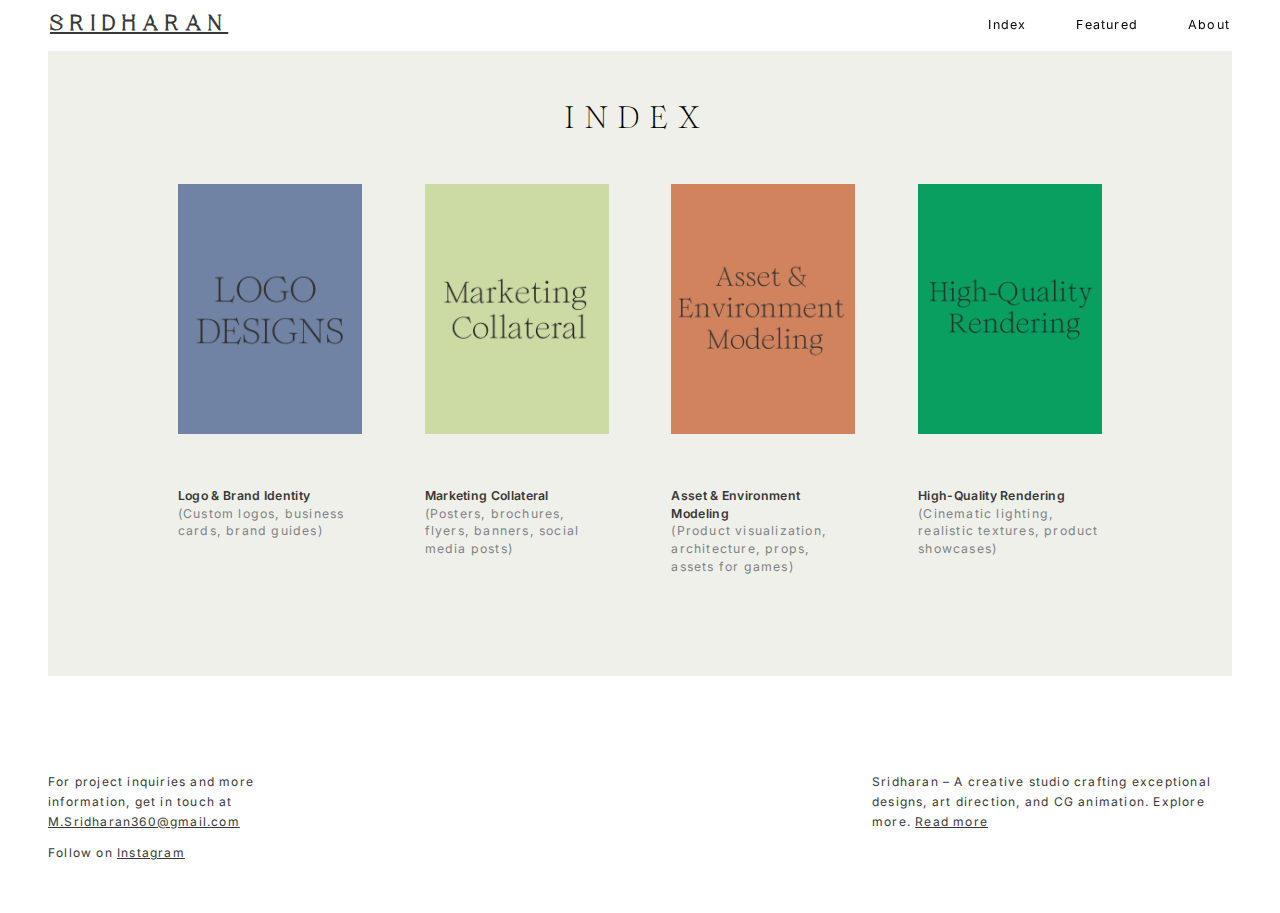
<file: Index/Index.html>
<!DOCTYPE html>
<html lang="en">

<head>
    <meta charset="UTF-8">
    <meta name="viewport" content="width=device-width, initial-scale=1.0">
    <title>Index</title>
    <link rel="stylesheet" href="../Index/Index-style.css">
    <link rel="icon" type="image/x-icon" href="../Asset/Images/Tittle logo.webp">

    <!-- Inter (Alternative to Suisse Int’l) -->
    <link href="https://fonts.googleapis.com/css2?family=Inter:wght@300;400;600&display=swap" rel="stylesheet">
</head>

<body>
    <nav class="navbar">
        <div class="logo"><a href="../index.html">Sridharan</a></div>

        <ul class="nav-links" id="navLinks">
            <li><a href="../Index/Index.html">Index</a></li>
            <li><a href="../index.html">Featured</a></li>
            <li><a href="../About/About.html">About</a></li>
        </ul>

        <div class="menu-icon" onclick="toggleMenu()">&#9776;</div>
    </nav>

    <!-- Starts new box -->
    <section class="Featured">
        <section id="Content">
            <section class="scroller fixed" id="MenuScroller"></section>
            <main style-01="" id="Featured">
                <section class="style-4">
                    <section class="style-5"></section>
                    <main style-02  style-01="" class="Featured">
                        <section style-02  class="style-54">
                            <big style-02  class="style-55">
                                <h1 style-02  class="style-56">Index</h1>
                        <!--        <button style-02  data-count="23" class="style-57">All</button>
                                <button style-02  data-count="18" class="style-58">Graphic Design</button>
                                <button style-02  data-count="13" class="style-59">Video Editing</button>
                                <button style-02  data-count="13" class="style-60">Animation</button> -->
                            </big>
                        </section>
                        <section style-02  class="style-84">
                            <div style-02  class="style-85">
                                <a href="../Index/Logo & Brand Identity.html" class="style-86">
                                    <figure class="style-87">
                                        <img src="../Index\Asset\Images\Index\Logo_Designs.webp" sizes="10vw" class="style-88" />
                                    </figure>
                                    <h4 class="style-89">Logo & Brand Identity</h4>
                                    <small class="style-90">
                                        <p class="style-91">(Custom logos, business cards, brand guides)</p>
                                    </small>
                                </a>
                            </div>
                            <div style-02  class="style-92">
                                <a href="../Index/Marketing Collateral.html" class="style-93">
                                    <figure class="style-94">
                                        <img src="../Index/Asset/Images/Index/Marketing Collateral.webp" sizes="10vw" class="style-95" />
                                    </figure>
                                    <h4 class="style-96">Marketing Collateral</h4>
                                    <small class="style-97">
                                        <p class="style-98">(Posters, brochures, flyers, banners, social media posts)
                                        </p>
                                    </small>
                                </a>
                            </div>
                    <!--        <div style-02  class="style-92">
                                <a href="/index/advene" class="style-93">
                                    <figure class="style-94">
                                        <img src="../Asset\Images\Happy Robot.webp" sizes="10vw" class="style-95" />
                                    </figure>
                                    <h4 class="style-96">Social Media Content</h4>
                                    <small class="style-97">
                                        <p class="style-98">(Reels, Shorts, TikToks, ad promos)</p>
                                    </small>
                                </a>
                            </div>
                            <div style-02  class="style-92">
                                <a href="/index/advene" class="style-93">
                                    <figure class="style-94">
                                        <img src="../Asset\Images\Happy Robot.webp" sizes="10vw" class="style-95" />
                                    </figure>
                                    <h4 class="style-96">Long-form Editing</h4>
                                    <small class="style-97">
                                        <p class="style-98">(YouTube videos, corporate presentations, documentaries)</p>
                                    </small>
                                </a>
                            </div> -->
                            <div style-02  class="style-92">
                                <a href="../Index/Asset & Environment Modeling.html" class="style-93">
                                    <figure class="style-94">
                                        <img src="../Index/Asset/Images/Index/Asset & Enivronment Modeling.webp" sizes="10vw" class="style-95" />
                                    </figure>
                                    <h4 class="style-96">Asset & Environment Modeling</h4>
                                    <small class="style-97">
                                        <p class="style-98">(Product visualization, architecture, props, assets for
                                            games)</p>
                                    </small>
                                </a>
                            </div>
                            <div style-02  class="style-92">
                                <a href="../Index/High-Quality Rendering.html" class="style-93">
                                    <figure class="style-94">
                                        <img src="..//Index/Asset/Images/Index/High-Quality Rendering.webp" sizes="10vw" class="style-95" />
                                    </figure>
                                    <h4 class="style-96">High-Quality Rendering</h4>
                                    <small class="style-97">
                                        <p class="style-98">(Cinematic lighting, realistic textures, product showcases)
                                        </p>
                                    </small>
                                </a>
                            </div>
                    <!--        <div style-02  class="style-92">
                                <a href="/index/advene" class="style-93">
                                    <figure class="style-94">
                                        <img src="../Asset\Images\Happy Robot.webp" sizes="10vw" class="style-95" />
                                    </figure>
                                    <h4 class="style-96">3D Animation</h4>
                                    <small class="style-97">
                                        <p class="style-98">(Character animation, dynamic simulations, animated
                                            commercials)</p>
                                    </small>
                                </a>
                            </div>
                            <div style-02  class="style-92">
                                <a href="/index/advene" class="style-93">
                                    <figure class="style-94">
                                        <img src="../Asset\Images\Happy Robot.webp" sizes="10vw" class="style-95" />
                                    </figure>
                                    <h4 class="style-96">Web & UI/UX Design</h4>
                                    <small class="style-97">
                                        <p class="style-98">(Landing pages, website mockups, app UI designs)</p>
                                    </small>
                                </a>
                            </div> -->
                        </section>
                        <footer id="MainFooter">
                            <div>
                                <p>For project inquiries and more information, get in touch at <a
                                        href="https://mail.google.com/mail/?view=cm&fs=1&to=m.sridharam360@gmail.com&su=Subject&body=Your%20message"
                                        target="M.Sridharan360@gmail.com" title="M.Sridharan360@gmail.com"
                                        rel="M.Sridharan360@gmail.com">M.Sridharan360@gmail.com</a></p>
                                <p>Follow on
                                    <a href="https://www.instagram.com/sridharan_26_" target="_blank"
                                        title="Instagram@sridharan_26_" rel="noopener noreferrer nofollow">
                                        Instagram
                                    </a>
                                </p>
                            </div>
                            <div>
                                <p>Sridharan – A creative studio crafting exceptional designs, art direction, and CG animation. Explore more.
                                    <a href="../About/About.html" title="About"
                                        rel="noopener noreferrer nofollow">
                                        Read more
                                    </a>
                                </p>
                            </div>
                        </footer>
                    </main>
                </section>
            </main>
        </section>
    </section>
<script src="../Index\script.js"></script>
<script>
  const navbar = document.querySelector('.navbar');
  const navbarOffset = navbar.offsetTop;

  window.addEventListener('scroll', () => {
    if (window.scrollY > navbarOffset) {
      navbar.classList.add('sticky'); // Make navbar sticky
    } else {
      navbar.classList.remove('sticky'); // Return to normal mode
    }
  });
</script>
</body>

</html>
</file>
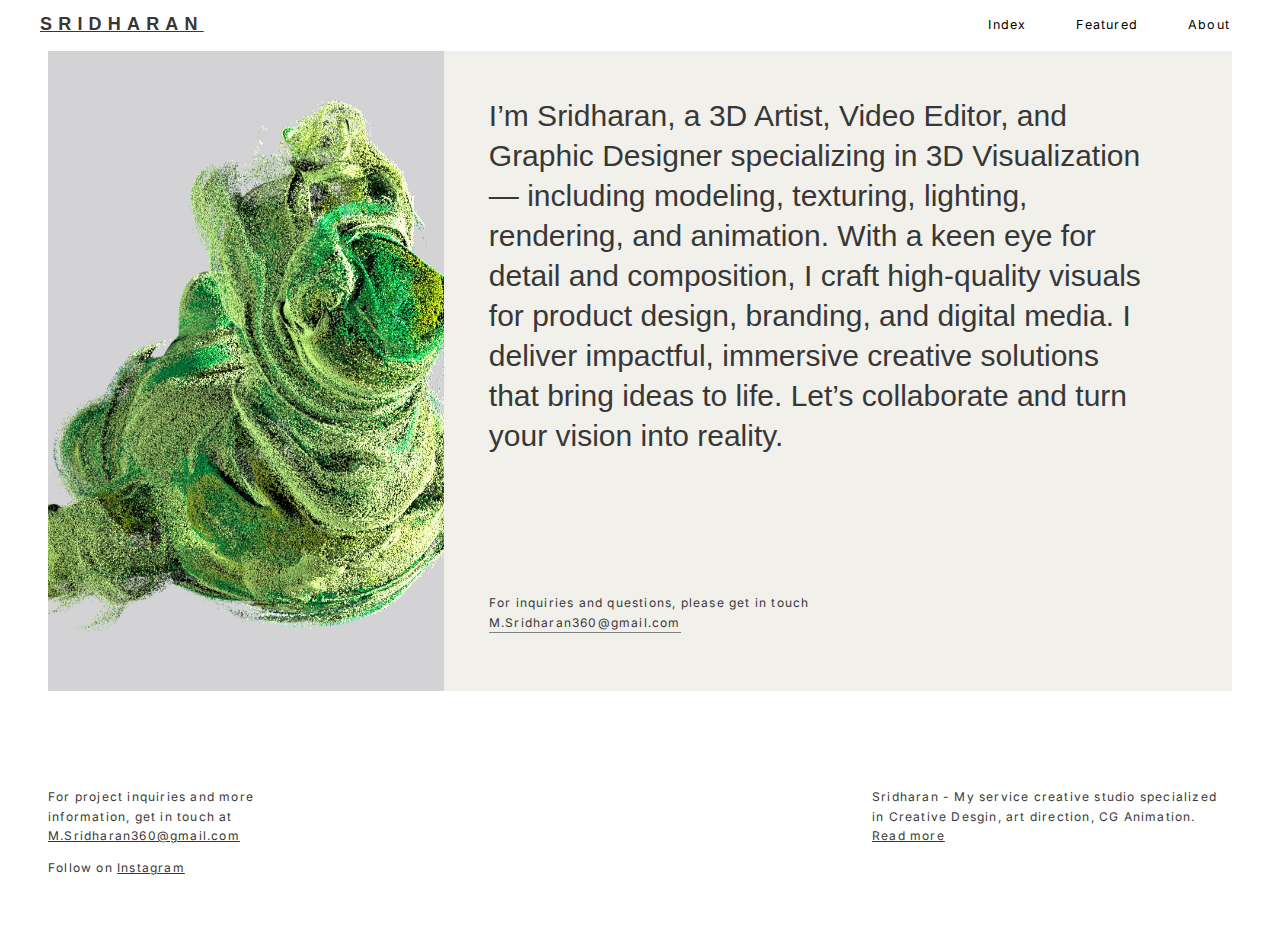
<file: About/About.html>
<!DOCTYPE html>
<html lang="en">
<head>
    <meta charset="UTF-8">
    <meta name="viewport" content="width=device-width, initial-scale=1.0">
    <title>About</title>
    <link rel="stylesheet" href="../About/About-style.css">
    <link rel="icon" type="image/x-icon" href="../Asset/Images/Tittle logo.webp">

    <!-- Inter (Alternative to Suisse Int’l) -->
    <link href="https://fonts.googleapis.com/css2?family=Inter:wght@300;400;600&display=swap" rel="stylesheet">
</head>
<body>
    <!-- (Nav bar Start) -->
    <nav class="navbar">
        <div class="logo"><a href="../index.html">Sridharan</a></div>
        <ul class="nav-links" id="navLinks">
            <li><a href="../Index/Index.html">Index</a></li>
            <li><a href="../index.html">Featured</a></li>
            <li><a href="../About/About.html">About</a></li>
        </ul>
        <div class="menu-icon" onclick="toggleMenu()">&#9776;</div>
    </nav>
    <!-- (Nav Bar End) -->
    <div id="App">
        <section><!---->
            <section class="scroller" id="MenuScroller" from="/index">
            </section>
            <main data-v-3c4c4913="" id="About">
                <section id="Intro">
                    <div>
                        <section class="folio">
                            <figure>
                                <div data-v-08e8faef="" class="transition">
                                <img src="../Asset/Images/Rubbert Toy Particles.webp" class="v-lazy-image">
                                </div>
                            </figure><!---->
                            <div class="page">
                                <div class="body">
                                    <p>I’m Sridharan, a 3D Artist, Video Editor, and Graphic Designer specializing in 3D Visualization — including modeling, texturing, lighting, rendering, and animation. With a keen eye for detail and composition, I craft high-quality visuals for product design, branding, and digital media. I deliver impactful, immersive creative solutions that bring ideas to life. Let’s collaborate and turn your vision into reality.</p>
                                </div>
                                <footer>
                                    <section>
                                        <h6></h6>
                                        <div>
                                            <p>For inquiries and questions, please get in touch <a
                                                    href="mailto:M.Sridharan360@gmail.com" target="_blank"
                                                    title="mailto:M.Sridharan360@gmail.com"
                                                    rel="noopener noreferrer nofollow">M.Sridharan360@gmail.com</a>
                                            </p>
                                        </div>
                                    </section>
                                </footer>
                            </div><!---->
                        </section>
                    </div>
                </section>
        <!--        <section class="scroller" id="Services">
                    <dl class="service list">
                        <dt class="services title">SERVICES</dt>
                        <dd>
                            <figure>
                                <div data-v-08e8faef="" class="transition">
                                    <img data-v-08e8faef src="../Asset/Images/Game Pad.webp" alt=""></div>
                            </figure>
                            <h4>Logo & Brand Identity</h4><small>
                                <p>(Custom logos, business cards, brand guides)</p>
                            </small>
                        </dd>
                        <dd>
                            <figure>
                                <div data-v-08e8faef="" class="transition">
                                    <img data-v-08e8faef src="../Asset/Images/Game Pad.webp" alt=""></div>
                            </figure>
                            <h4>Marketing Collateral</h4><small>
                                <p>(Posters, brochures, flyers, banners, social media posts)</p>
                            </small>
                        </dd>
                        <dd>
                            <figure>
                                <div data-v-08e8faef="" class="transition">
                                    <img data-v-08e8faef src="../Asset/Images/Game Pad.webp" alt=""></div>
                            </figure>
                            <h4>Asset & Environment Modeling</h4><small>
                                <p>(Product visualization, architecture, props, assets for games)</p>
                            </small>
                        </dd>
                        <dd>
                            <figure>
                                <div data-v-08e8faef="" class="transition">
                                    <img data-v-08e8faef src="../Asset/Images/Game Pad.webp" alt=""></div>
                            </figure>
                            <h4>3D Animation</h4><small>
                                <p>(Character animation, dynamic simulations, animated commercials)</p>
                            </small>
                        </dd>
                        <dd>
                            <figure>
                                <div data-v-08e8faef="" class="transition">
                                    <img data-v-08e8faef src="../Asset/Images/Game Pad.webp" alt=""></div>
                            </figure>
                            <h4>Social Media Content</h4><small>
                                <p>(Reels, Shorts, TikToks, ad promos)</p>
                            </small>
                        </dd>
                        <dd>
                            <figure>
                                <div data-v-08e8faef="" class="transition">
                                    <img data-v-08e8faef src="../Asset/Images/Game Pad.webp" alt=""></div>
                            </figure>
                            <h4>Long-form Editing</h4><small>
                                <p>(YouTube videos, corporate presentations, documentaries)</p>
                            </small>
                        </dd>
                    </dl>
                </section> -->
                <footer id="MainFooter">
                    <div>
                        <p>For project inquiries and more information, get in touch at <a
                        href="mailto:M.Sridharan360@gmail.com" target="_blank"
                        title="M.Sridharan360@gmail.com"
                        rel="noopener noreferrer nofollow">M.Sridharan360@gmail.com</a></p>
                        <p>Follow on <a href="https://www.instagram.com/sridharan_26_" target="_blank"
                        title="Instagram @sridharan_26_" rel="noopener noreferrer nofollow">Instagram</a>
                        </p>
                        <p></p> 
                        <p></p>
                    </div>
                    <div>
                        <p>Sridharan - My service creative studio specialized in Creative Desgin, art direction, CG Animation. <a href="../About/About.html" title="About"
                        rel="noopener noreferrer nofollow">Read more</a></p>
                    </div>
                </footer>
            </main>
        </section>
    </section>
    </div>
    <script src="../About/script.js"></script>
</body>
</html>
</file>
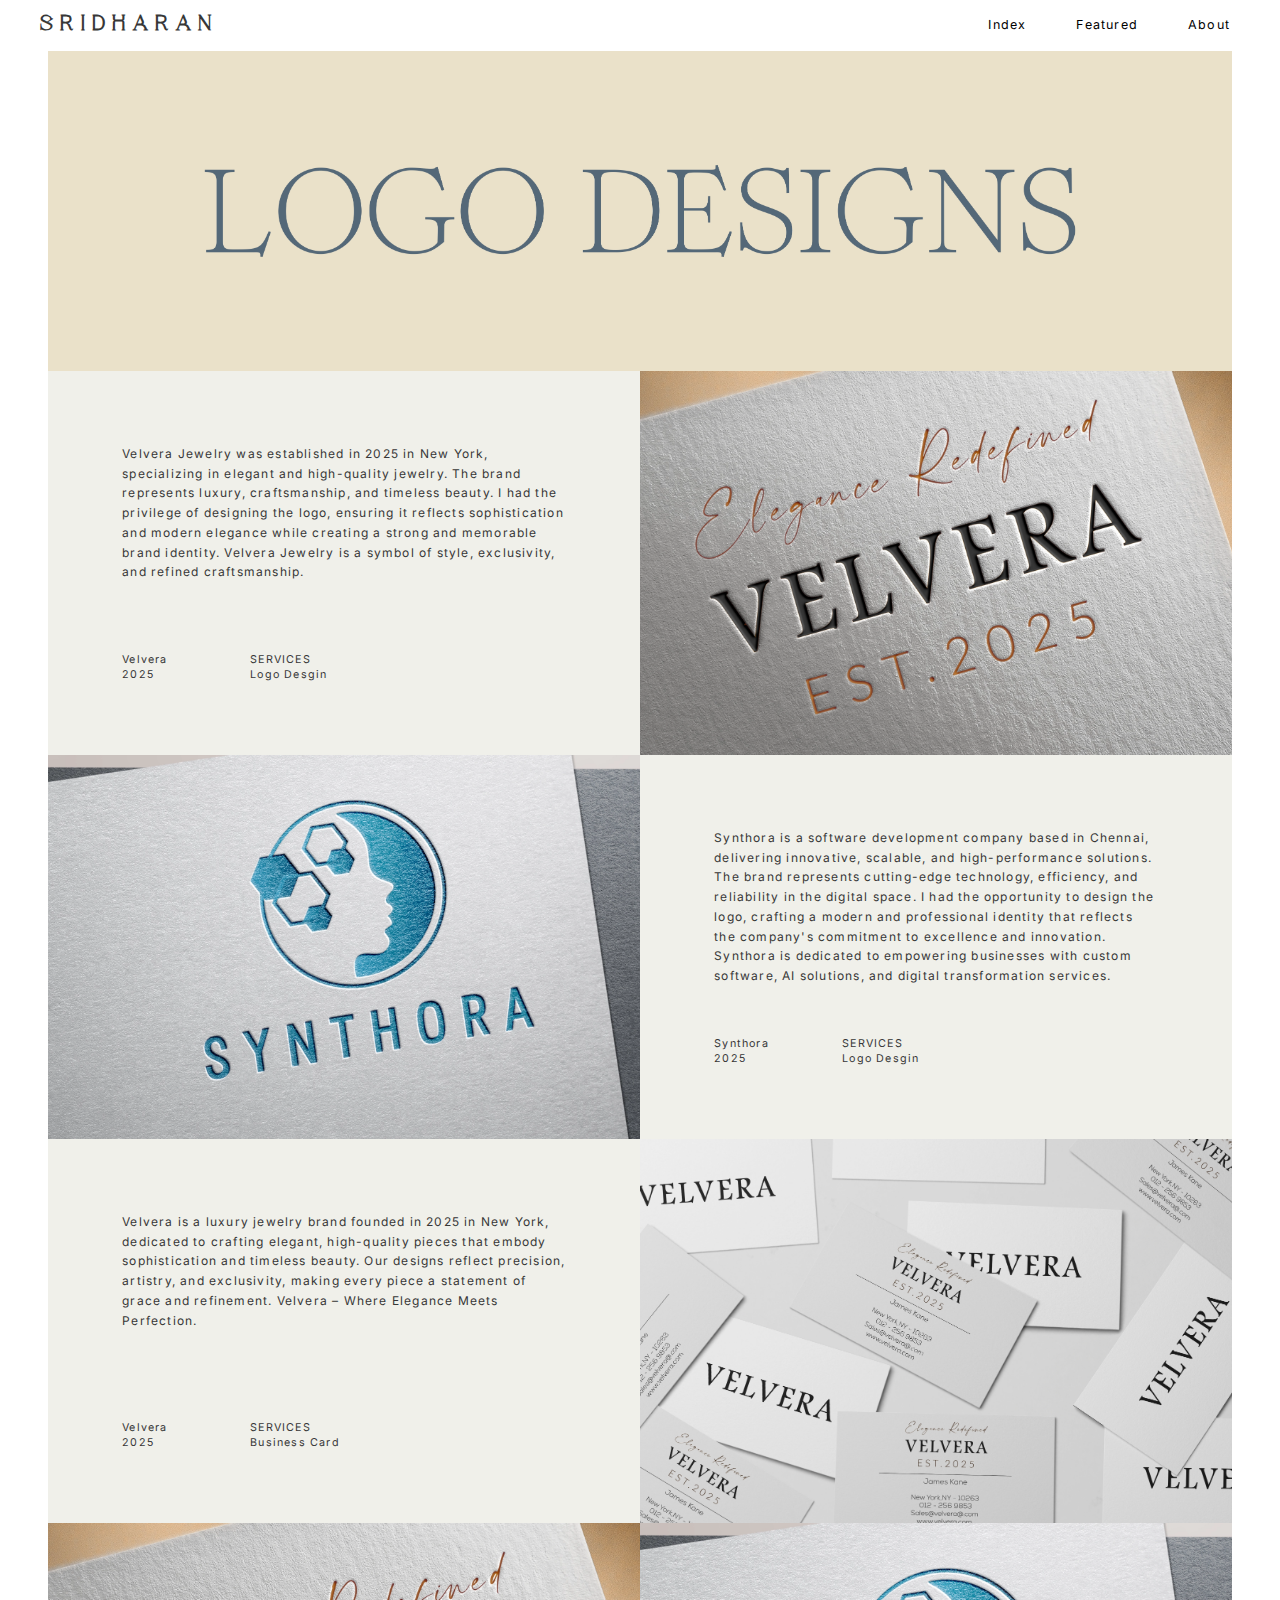
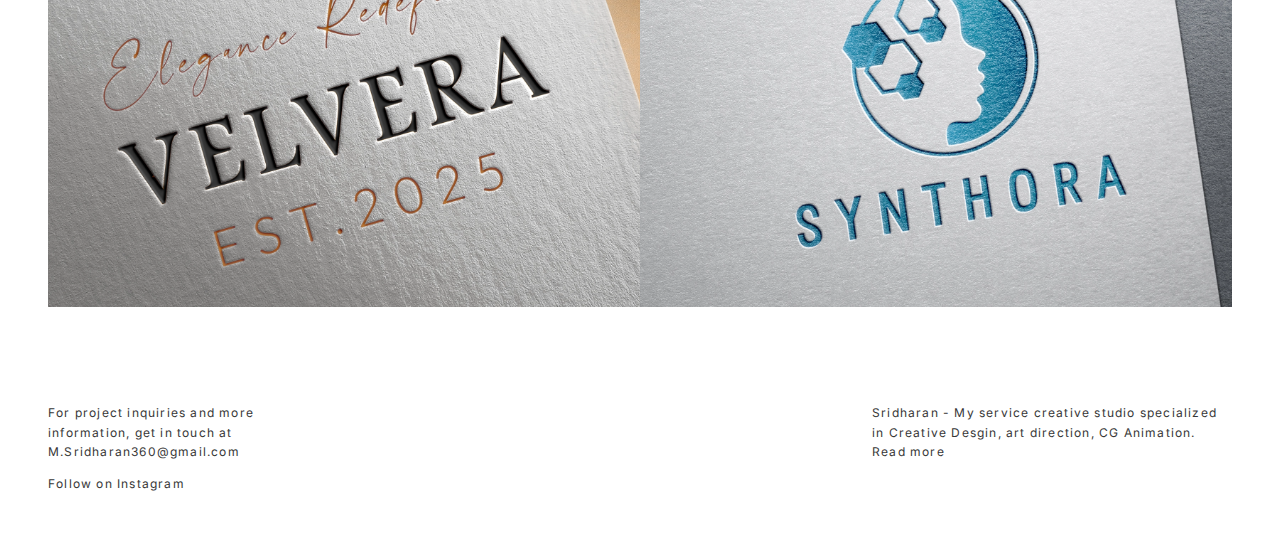
<file: Index/Logo & Brand Identity.html>
<!DOCTYPE html>
<html lang="en">

<head>
    <meta charset="UTF-8">
    <meta name="viewport" content="width=device-width, initial-scale=1.0">
    <title>Logo & Brand Identity</title>
    <link rel="stylesheet" href="../Index/Logo & Brand Identity-Style.css">
    <link rel="icon" type="image/x-icon" href="../Asset/Images/Tittle logo.webp">
    <!-- Inter (Alternative to Suisse Int’l) -->
    <link href="https://fonts.googleapis.com/css2?family=Inter:wght@300;400;600&display=swap" rel="stylesheet">
</head>

<body>
    <!-- (Nav bar Start) -->
    <nav class="navbar">
        <div class="logo"><a href="../index.html">Sridharan</a></div>
        <ul class="nav-links" id="navLinks">
            <li><a href="../Index/Index.html">Index</a></li>
            <li><a href="../index.html">Featured</a></li>
            <li><a href="../About/About.html">About</a></li>
        </ul>
        <div class="menu-icon" onclick="toggleMenu()">&#9776;</div>
    </nav>
    <!-- (Nav Bar End) -->
     
    <div id="App">
        <section><!---->
            <section id="Content">
                <section data-v-17375a59="" class="scroller fixed" id="MenuScroller">
                </section>
                <main data-v-9590722e="" data-v-3c4c4913="" id="Project">
                    <section data-v-9590722e="">
                        <section data-v-9590722e=""><!---->
                            <section data-v-42de0706="" data-v-9590722e="" class="landscape">
                                <figure data-v-42de0706="" class="show content"><!---->
                                    <div data-v-08e8faef="" data-v-42de0706="" class="transition"><img
                                            data-v-08e8faef="" src="../Index/Asset/Images/Logo & Brand/logo_Poster.webp"
                                            class="v-lazy-image v-lazy-image-loaded" sizes="100vw" srcset="">
                                    </div>
                                </figure>
                            </section>
                        </section>
                        <section data-v-9590722e="">
                            <section data-v-70dd9862="" data-v-9590722e="" class="folio">
                                <div data-v-70dd9862="" class="show content">
                                    <div data-v-70dd9862="" class="page">
                                        <article data-v-70dd9862="" class="">
                                            <p>Velvera Jewelry was established in 2025 in New York, specializing in elegant and high-quality jewelry. 
                                                The brand represents luxury, craftsmanship, and timeless beauty.
                                                I had the privilege of designing the logo, ensuring it reflects sophistication and modern elegance while creating a strong and memorable brand identity.
                                                Velvera Jewelry is a symbol of style, exclusivity, and refined craftsmanship.</p>
                                        </article>
                                        <footer data-v-70dd9862="">
                                            <section data-v-70dd9862="">
                                                <h6 data-v-70dd9862="">
                                                    <p>Velvera</p>
                                                </h6>
                                                <div data-v-70dd9862="">
                                                    <p>2025</p>
                                                </div>
                                            </section>
                                            <section data-v-70dd9862="">
                                                <h6 data-v-70dd9862="">
                                                    <p>SERVICES</p>
                                                </h6>
                                                <div data-v-70dd9862="">
                                                    <p>Logo Desgin<br></p>
                                                </div>
                                            </section>
                                        </footer>
                                    </div><!----><!---->
                                    <figure data-v-70dd9862=""><!---->
                                        <div data-v-08e8faef="" data-v-70dd9862="" class="transition">
                                            <img data-v-08e8faef="" src="../Index/Asset/Images/Logo & Brand/Logo_01.webp"
                                                class="v-lazy-image v-lazy-image-loaded" sizes="45vw" srcset="">
                                        </div>
                                    </figure>
                                </div>
                            </section><!---->
                        </section>
                        <section data-v-9590722e="">
                            <section data-v-70dd9862="" data-v-9590722e="" class="folio">
                                <div data-v-70dd9862="" class="show content">
                                    <figure data-v-70dd9862=""><!---->
                                        <div data-v-08e8faef="" data-v-70dd9862="" class="transition">
                                            <img data-v-08e8faef="" src="../Index/Asset/Images/Logo & Brand/Logo_02.webp"
                                                class="v-lazy-image v-lazy-image-loaded" sizes="45vw" srcset="">
                                        </div>
                                    </figure>
                                    <div data-v-70dd9862="" class="page">
                                        <article data-v-70dd9862="" class="">
                                            <p>Synthora is a software development company based in Chennai, delivering innovative, scalable, and high-performance solutions.
                                                The brand represents cutting-edge technology, efficiency, and reliability in the digital space.
                                                I had the opportunity to design the logo, crafting a modern and professional identity that reflects the company's commitment to excellence and innovation.
                                                Synthora is dedicated to empowering businesses with custom software, AI solutions, and digital transformation services.</p>
                                        </article>
                                        <footer data-v-70dd9862="">
                                            <section data-v-70dd9862="">
                                                <h6 data-v-70dd9862="">
                                                    <p>Synthora</p>
                                                </h6>
                                                <div data-v-70dd9862="">
                                                    <p>2025</p>
                                                </div>
                                            </section>
                                            <section data-v-70dd9862="">
                                                <h6 data-v-70dd9862="">
                                                    <p>SERVICES</p>
                                                </h6>
                                                <div data-v-70dd9862="">
                                                    <p>Logo Desgin<br></p>
                                                </div>
                                            </section>
                                        </footer>
                                    </div><!----><!---->
                                </div>
                            </section><!---->
                        </section>
                        <section data-v-9590722e="">
                            <section data-v-70dd9862="" data-v-9590722e="" class="folio">
                                <div data-v-70dd9862="" class="show content">
                                    <div data-v-70dd9862="" class="page">
                                        <article data-v-70dd9862="" class="">
                                            <p>Velvera is a luxury jewelry brand founded in 2025 in New York, dedicated to crafting elegant, 
                                                high-quality pieces that embody sophistication and timeless beauty.
                                                Our designs reflect precision, artistry, and exclusivity, making every piece a statement of grace and refinement.
                                                Velvera – Where Elegance Meets Perfection.</p>
                                        </article>
                                        <footer data-v-70dd9862="">
                                            <section data-v-70dd9862="">
                                                <h6 data-v-70dd9862="">
                                                    <p>Velvera</p>
                                                </h6>
                                                <div data-v-70dd9862="">
                                                    <p>2025</p>
                                                </div>
                                            </section>
                                            <section data-v-70dd9862="">
                                                <h6 data-v-70dd9862="">
                                                    <p>SERVICES</p>
                                                </h6>
                                                <div data-v-70dd9862="">
                                                    <p>Business Card<br></p>
                                                </div>
                                            </section>
                                        </footer>
                                    </div><!----><!---->
                                    <figure data-v-70dd9862=""><!---->
                                        <div data-v-08e8faef="" data-v-70dd9862="" class="transition">
                                            <img data-v-08e8faef="" src="../Index/Asset/Images/Logo & Brand/Velvera - Business Card.webp"
                                                class="v-lazy-image v-lazy-image-loaded" sizes="45vw" srcset="">
                                        </div>
                                    </figure>
                                </div>
                            </section><!---->
                        </section>
                        <section data-v-70dd9862="" data-v-9590722e="" class="folio">
                            <div data-v-70dd9862="" class="show content"><!---->
                                <figure data-v-70dd9862=""><!---->
                                    <div data-v-08e8faef="" data-v-70dd9862="" class="transition"><img
                                            data-v-08e8faef="" src="../Index/Asset/Images/Logo & Brand/Logo_01.webp"
                                            class="v-lazy-image v-lazy-image-loaded" sizes="45vw"
                                            srcset="">
                                    </div>
                                </figure><!---->
                                <figure data-v-70dd9862=""><!---->
                                    <div data-v-08e8faef="" data-v-70dd9862="" class="transition"><img
                                            data-v-08e8faef="" src="../Index/Asset/Images/Logo & Brand/Logo_02.webp"
                                            class="v-lazy-image v-lazy-image-loaded" sizes="45vw"
                                            srcset="">
                                    </div>
                                </figure>
                            </div>
                        </section><!---->
                    </section>
            <!--        <section data-v-442f86c6="" data-v-9590722e="" class="related">
                        <h2 data-v-442f86c6="" class="title">Related projects</h2>
                        <div data-v-442f86c6="" class="projects">
                            <div data-v-442f86c6="" class="project"><a href=""
                                    class="">
                                    <figure><img
                                            srcset=""
                                            sizes="10vw"></figure>
                                    <h4>Marketing Collateral</h4><small>
                                        <p>(Posters, brochures, flyers, banners, social media posts)</p>
                                    </small>
                                </a></div>
                            <div data-v-442f86c6="" class="project"><a
                                    href="" class="">
                                    <figure><img
                                            srcset=""
                                            sizes="10vw"></figure>
                                    <h4>Social Media Content</h4><small>
                                        <p>(Reels, Shorts, TikToks, ad promos)</p>
                                    </small>
                                </a></div>
                            <div data-v-442f86c6="" class="project"><a
                                    href="" class="">
                                    <figure><img
                                            srcset=""
                                            sizes="10vw"></figure>
                                    <h4>Long-form Editing</h4><small>
                                        <p>(YouTube videos, corporate presentations, documentaries)</p>
                                    </small>
                                </a></div>
                            <div data-v-442f86c6="" class="project"><a
                                    href="" class="">
                                    <figure><img
                                            srcset=""
                                            sizes="10vw"></figure>
                                    <h4>3D Animation</h4><small>
                                        <p>(Character animation, dynamic simulations, animated commercials)</p>
                                    </small>
                                </a></div>
                        </div>
                    </section> -->
                    <footer id="MainFooter">
                        <div>
                            <p>For project inquiries and more information, get in touch at <a
                                    href="mailto:M.Sridharan360@gmail.com" target="_blank"
                                    title="M.Sridharan360@gmail.com"
                                    rel="noopener noreferrer nofollow">M.Sridharan360@gmail.com</a></p>
                            <p>Follow on <a href="https://www.instagram.com/sridharan_26_" target="_blank"
                                    title="Instagram @sridharan_26_" rel="noopener noreferrer nofollow">Instagram</a>
                            </p>
                            <p></p>
                            <p></p>
                        </div>
                        <div>
                            <p>Sridharan - My service creative studio specialized in Creative Desgin, art direction, CG
                                Animation. <a href="../About/About.html" title="About"
                                    rel="noopener noreferrer nofollow">Read more</a></p>
                        </div>
                    </footer>
                    </footer>
                </main>
            </section>
        </section>
    </div>
<script src="../Index/script.js"></script>
</body>
</html>
</file>
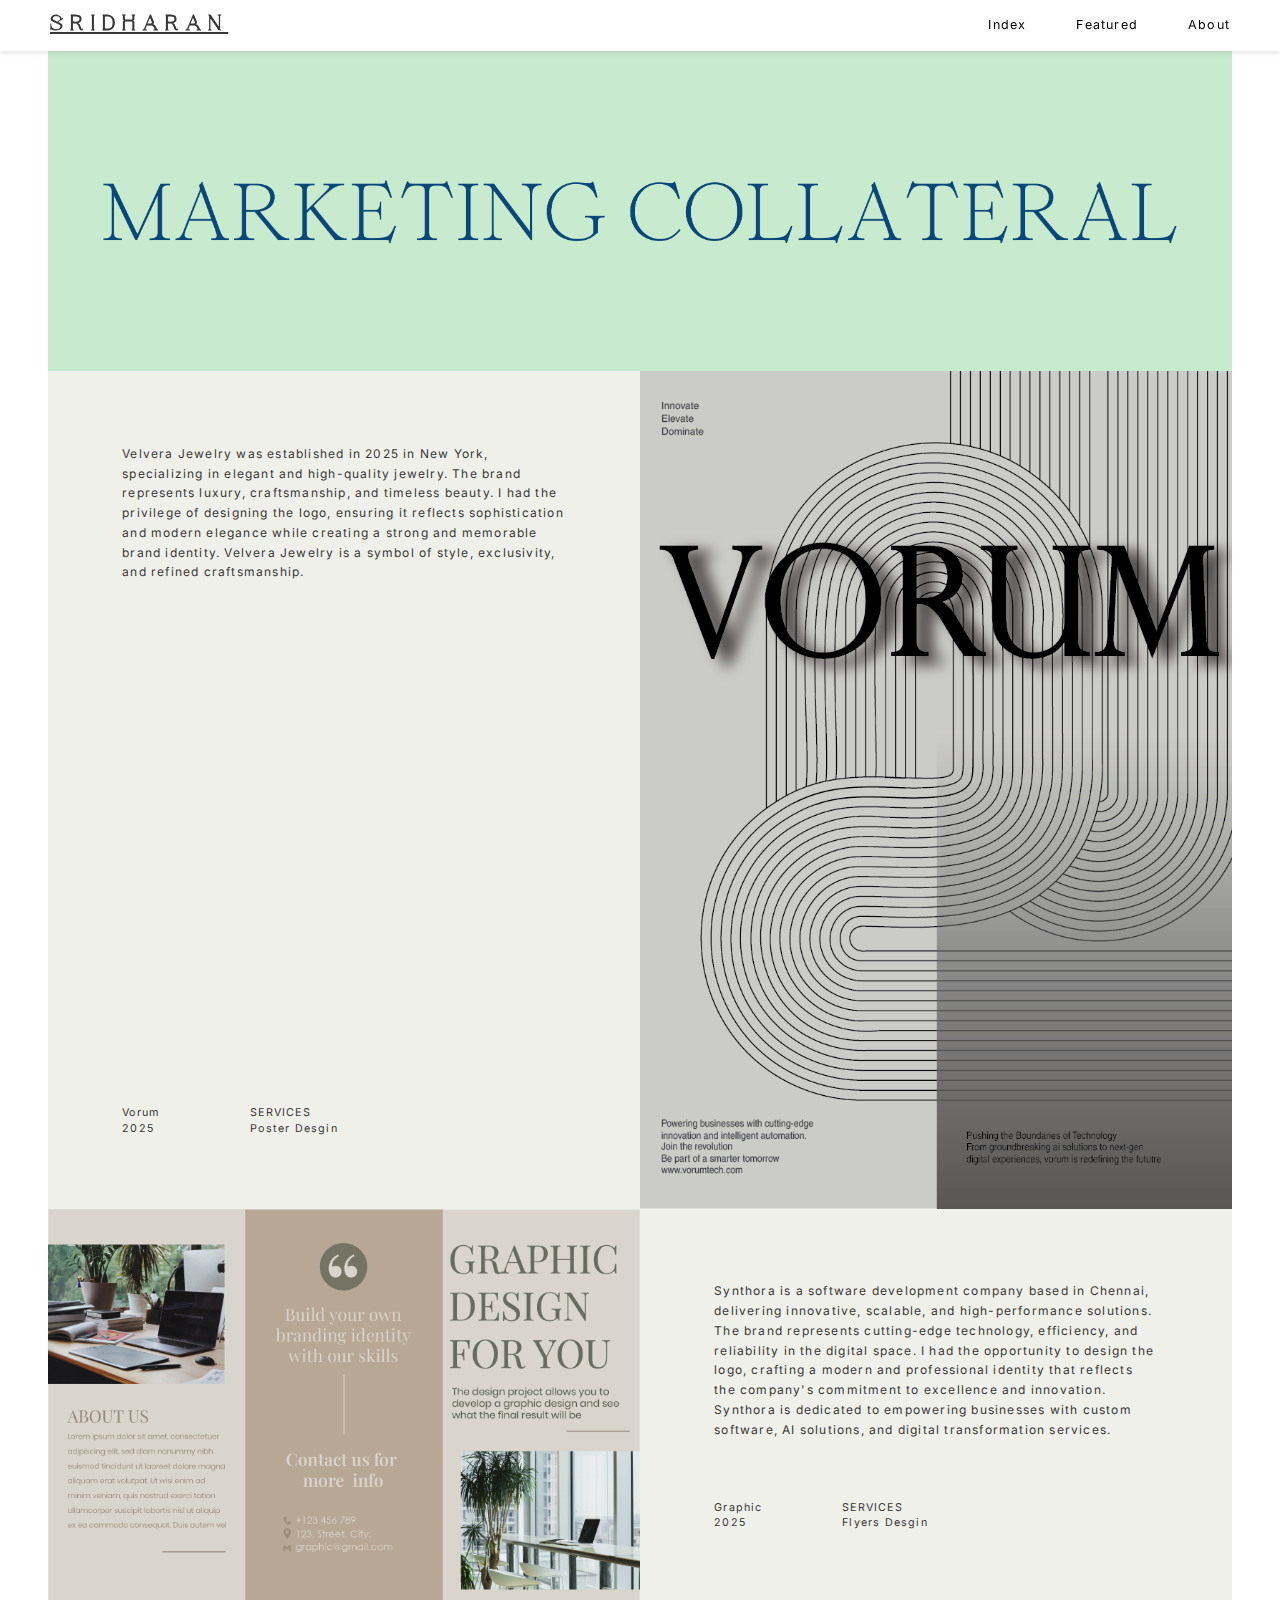
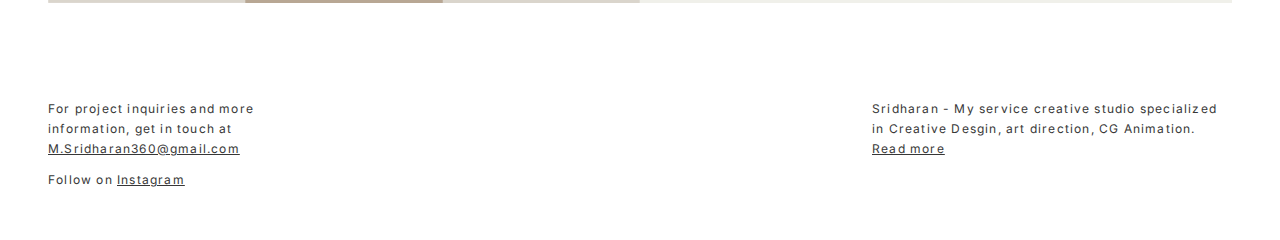
<file: Index/Marketing Collateral.html>
<!DOCTYPE html>
<html lang="en">

<head>
    <meta charset="UTF-8">
    <meta name="viewport" content="width=device-width, initial-scale=1.0">
    <title>Marketing Collateral</title>
    <link rel="stylesheet" href="../Index/Marketing Collateral.css">
    <link rel="icon" type="image/x-icon" href="../Asset/Images/Tittle logo.png">
    <!-- Inter (Alternative to Suisse Int’l) -->
    <link href="https://fonts.googleapis.com/css2?family=Inter:wght@300;400;600&display=swap" rel="stylesheet">
</head>

<body>
    <!-- (Nav bar Start) -->
    <nav class="navbar sticky">
        <div class="logo"><a href="../index.html">Sridharan</a></div>
        <ul class="nav-links" id="navLinks">
            <li><a href="../Index/Index.html">Index</a></li>
            <li><a href="../index.html">Featured</a></li>
            <li><a href="../About/About.html">About</a></li>
        </ul>
        <div class="menu-icon" onclick="toggleMenu()">&#9776;</div>
    </nav>
    <!-- (Nav Bar End) -->
     
    <div id="App">
        <section><!---->
            <section id="Content">
                <section data-v-17375a59="" class="scroller fixed" id="MenuScroller">
                </section>
                <main data-v-9590722e="" data-v-3c4c4913="" id="Project">
                    <section data-v-9590722e="">
                        <section data-v-9590722e=""><!---->
                            <section data-v-42de0706="" data-v-9590722e="" class="landscape">
                                <figure data-v-42de0706="" class="show content"><!---->
                                    <div data-v-08e8faef="" data-v-42de0706="" class="transition"><img
                                            data-v-08e8faef="" src="../Index/Asset/Images/Marketing collateral/Market Collateral Poster.png"
                                            class="v-lazy-image v-lazy-image-loaded" sizes="100vw" srcset="">
                                    </div>
                                </figure>
                            </section>
                        </section>
                        <section data-v-9590722e="">
                            <section data-v-70dd9862="" data-v-9590722e="" class="folio">
                                <div data-v-70dd9862="" class="show content">
                                    <div data-v-70dd9862="" class="page">
                                        <article data-v-70dd9862="" class="">
                                            <p>Velvera Jewelry was established in 2025 in New York, specializing in elegant and high-quality jewelry. 
                                                The brand represents luxury, craftsmanship, and timeless beauty.
                                                I had the privilege of designing the logo, ensuring it reflects sophistication and modern elegance while creating a strong and memorable brand identity.
                                                Velvera Jewelry is a symbol of style, exclusivity, and refined craftsmanship.</p>
                                        </article>
                                        <footer data-v-70dd9862="">
                                            <section data-v-70dd9862="">
                                                <h6 data-v-70dd9862="">
                                                    <p>Vorum</p>
                                                </h6>
                                                <div data-v-70dd9862="">
                                                    <p>2025</p>
                                                </div>
                                            </section>
                                            <section data-v-70dd9862="">
                                                <h6 data-v-70dd9862="">
                                                    <p>SERVICES</p>
                                                </h6>
                                                <div data-v-70dd9862="">
                                                    <p>Poster Desgin<br></p>
                                                </div>
                                            </section>
                                        </footer>
                                    </div><!----><!---->
                                    <figure data-v-70dd9862=""><!---->
                                        <div data-v-08e8faef="" data-v-70dd9862="" class="transition">
                                            <img data-v-08e8faef="" src="../Index/Asset/Images/Marketing collateral/Poster.png"
                                                class="v-lazy-image v-lazy-image-loaded" sizes="45vw" srcset="">
                                        </div>
                                    </figure>
                                </div>
                            </section><!---->
                        </section>
                        <section data-v-9590722e="">
                            <section data-v-70dd9862="" data-v-9590722e="" class="folio">
                                <div data-v-70dd9862="" class="show content">
                                    <figure data-v-70dd9862=""><!---->
                                        <div data-v-08e8faef="" data-v-70dd9862="" class="transition">
                                            <img data-v-08e8faef="" src="../Index/Asset/Images/Marketing collateral/flyers.png"
                                                class="v-lazy-image v-lazy-image-loaded" sizes="45vw" srcset="">
                                        </div>
                                    </figure>
                                    <div data-v-70dd9862="" class="page">
                                        <article data-v-70dd9862="" class="">
                                            <p>Synthora is a software development company based in Chennai, delivering innovative, scalable, and high-performance solutions.
                                                The brand represents cutting-edge technology, efficiency, and reliability in the digital space.
                                                I had the opportunity to design the logo, crafting a modern and professional identity that reflects the company's commitment to excellence and innovation.
                                                Synthora is dedicated to empowering businesses with custom software, AI solutions, and digital transformation services.</p>
                                        </article>
                                        <footer data-v-70dd9862="">
                                            <section data-v-70dd9862="">
                                                <h6 data-v-70dd9862="">
                                                    <p>Graphic</p>
                                                </h6>
                                                <div data-v-70dd9862="">
                                                    <p>2025</p>
                                                </div>
                                            </section>
                                            <section data-v-70dd9862="">
                                                <h6 data-v-70dd9862="">
                                                    <p>SERVICES</p>
                                                </h6>
                                                <div data-v-70dd9862="">
                                                    <p>Flyers Desgin<br></p>
                                                </div>
                                            </section>
                                        </footer>
                                    </div><!----><!---->
                                </div>
                            </section><!---->
                        </section>
                        <!-- <section data-v-9590722e="">
                            <section data-v-70dd9862="" data-v-9590722e="" class="folio">
                                <div data-v-70dd9862="" class="show content">
                                    <div data-v-70dd9862="" class="page">
                                        <article data-v-70dd9862="" class="">
                                            <p>Velvera is a luxury jewelry brand founded in 2025 in New York, dedicated to crafting elegant, 
                                                high-quality pieces that embody sophistication and timeless beauty.
                                                Our designs reflect precision, artistry, and exclusivity, making every piece a statement of grace and refinement.
                                                Velvera – Where Elegance Meets Perfection.</p>
                                        </article>
                                        <footer data-v-70dd9862="">
                                            <section data-v-70dd9862="">
                                                <h6 data-v-70dd9862="">
                                                    <p>Velvera</p>
                                                </h6>
                                                <div data-v-70dd9862="">
                                                    <p>2025</p>
                                                </div>
                                            </section>
                                            <section data-v-70dd9862="">
                                                <h6 data-v-70dd9862="">
                                                    <p>SERVICES</p>
                                                </h6>
                                                <div data-v-70dd9862="">
                                                    <p>Business Card<br></p>
                                                </div>
                                            </section>
                                        </footer>
                                    </div>
                                    <figure data-v-70dd9862="">
                                        <div data-v-08e8faef="" data-v-70dd9862="" class="transition">
                                            <img data-v-08e8faef="" src="../Index/Asset/Images/Logo & Brand/Velvera - Business Card.png"
                                                class="v-lazy-image v-lazy-image-loaded" sizes="45vw" srcset="">
                                        </div>
                                    </figure>
                                </div>
                            </section> -->
                        <!-- </section>
                        <section data-v-70dd9862="" data-v-9590722e="" class="folio">
                            <div data-v-70dd9862="" class="show content">
                                <figure data-v-70dd9862="">
                                    <div data-v-08e8faef="" data-v-70dd9862="" class="transition"><img
                                            data-v-08e8faef="" src="../Index/Asset/Images/Logo & Brand/Logo_01.png"
                                            class="v-lazy-image v-lazy-image-loaded" sizes="45vw"
                                            srcset="">
                                    </div>
                                </figure>
                                <figure data-v-70dd9862="">
                                    <div data-v-08e8faef="" data-v-70dd9862="" class="transition"><img
                                            data-v-08e8faef="" src="../Index/Asset/Images/Logo & Brand/Logo_02.png"
                                            class="v-lazy-image v-lazy-image-loaded" sizes="45vw"
                                            srcset="">
                                    </div>
                                </figure>
                            </div>
                        </section> -->
                    </section>
             <!--       <section data-v-442f86c6="" data-v-9590722e="" class="related">
                        <h2 data-v-442f86c6="" class="title">Related projects</h2>
                        <div data-v-442f86c6="" class="projects">
                            <div data-v-442f86c6="" class="project"><a href=""
                                    class="">
                                    <figure><img
                                            srcset=""
                                            sizes="10vw"></figure>
                                    <h4>Marketing Collateral</h4><small>
                                        <p>(Posters, brochures, flyers, banners, social media posts)</p>
                                    </small>
                                </a></div>
                            <div data-v-442f86c6="" class="project"><a
                                    href="" class="">
                                    <figure><img
                                            srcset=""
                                            sizes="10vw"></figure>
                                    <h4>Social Media Content</h4><small>
                                        <p>(Reels, Shorts, TikToks, ad promos)</p>
                                    </small>
                                </a></div>
                            <div data-v-442f86c6="" class="project"><a
                                    href="" class="">
                                    <figure><img
                                            srcset=""
                                            sizes="10vw"></figure>
                                    <h4>Long-form Editing</h4><small>
                                        <p>(YouTube videos, corporate presentations, documentaries)</p>
                                    </small>
                                </a></div>
                            <div data-v-442f86c6="" class="project"><a
                                    href="" class="">
                                    <figure><img
                                            srcset=""
                                            sizes="10vw"></figure>
                                    <h4>3D Animation</h4><small>
                                        <p>(Character animation, dynamic simulations, animated commercials)</p>
                                    </small>
                                </a></div>
                        </div>
                    </section> -->
                    <footer id="MainFooter">
                        <div>
                            <p>For project inquiries and more information, get in touch at <a
                                    href="mailto:M.Sridharan360@gmail.com" target="_blank"
                                    title="M.Sridharan360@gmail.com"
                                    rel="noopener noreferrer nofollow">M.Sridharan360@gmail.com</a></p>
                            <p>Follow on <a href="https://www.instagram.com/sridharan_26_" target="_blank"
                                    title="Instagram @sridharan_26_" rel="noopener noreferrer nofollow">Instagram</a>
                            </p>
                            <p></p>
                            <p></p>
                        </div>
                        <div>
                            <p>Sridharan - My service creative studio specialized in Creative Desgin, art direction, CG
                                Animation. <a href="../About/About.html" title="About"
                                    rel="noopener noreferrer nofollow">Read more</a></p>
                        </div>
                    </footer>
                    </footer>
                </main>
            </section>
        </section>
    </div>
<script src="../Index/script.js"></script>
<script>
    const navbar = document.querySelector('.navbar');
    const navbarOffset = navbar.offsetTop;
  
    window.addEventListener('scroll', () => {
      if (window.scrollY > navbarOffset) {
        navbar.classList.add('sticky'); // Make navbar sticky
      } else {
        navbar.classList.remove('sticky'); // Return to normal mode
      }
    });
  </script>
</body>
</html>
</file>
<file: Index/Index-style.css>
/* Import Google Fonts */
@import url("https://fonts.googleapis.com/css2?family=Inter:wght@300;400;600&display=swap");
@import url("https://fonts.googleapis.com/css2?family=Playfair+Display:wght@300;400;500;700&display=swap");
@import url('https://fonts.googleapis.com/css2?family=Inter:wght@300;400;600&display=swap');
@import url('https://fonts.googleapis.com/css2?family=Oswald:wght@300;400;700&display=swap');

/* Romie Font */
@font-face {
  font-family: "Romie";
  src: url("../Asset/Fonts/romie-regular.woff2") format("woff2"),
       url("../Asset/Fonts/romie-regular.woff2") format("woff");
  font-weight: normal;
  font-style: normal;
}

/*Milchella Font*/
@font-face {
  font-family: "Milchella";
  src: url("../Asset/Fonts/Milchella-Regular.woff2") format("woff2");
}

@font-face {
  font-family: Romie-Regular;
  src: url("../Asset/Fonts/romie-regular.woff2") format("woff")
}


  /* MOBILE MODE */
  @media (max-width: 700px) {
      .menu-icon {
        display: block;
        z-index: 10;
      }
    
      .nav-links {
        display: none;
        flex-direction: column;
        position: absolute;
        top: 60px;
        right: 0;
        background: #ffffff;
        width: 100%;
        text-align: center;
        padding: 10px 0;
      }
    
      .nav-links.active {
        display: flex; /* Show menu when active */
      }
    
      .nav-links li {
        padding: 10px 0;
      }
}
    
    /* NAVBAR */
  .navbar {
    display: flex;
    justify-content: space-between;
    align-items: center;
    padding: 25px 40px;
    background: #ffffff;
    border-bottom: 1px solid #ffffff;
    position: relative;
    transition: all 0.3s ease-in-out;
}
  
  .navbar.sticky {
    position: fixed;
    top: 0;
    left: 0;
    right: 0;
    z-index: 1000;
    background-color: #ffffff; /* Ensure background is visible */
    box-shadow: 0 2px 5px rgba(0, 0, 0, 0.1); /* Optional shadow for better visibility */
}
  
  /* LOGO (Desktop: Left) */
  .logo {
      font-family: 'Milchella', sans-serif;
      font-weight: 900;
      letter-spacing: 0.5cap;
      font-size: 18px;
      color: #333;;
      text-transform: uppercase;
      position: absolute;
      left: 40px;
}
  
  /* NAV LINKS (Desktop: Right) */
  .nav-links {
    list-style: none;
    display: flex;
    gap: 50px;
    margin: 0;
    padding: 0;
    position: absolute;
    right: 50px;
    z-index: 1000; /* Ensure the menu appears above other elements */
}
  
  .nav-links li {
    display: inline;
}
  
  .nav-links a {
    text-decoration: none;
    font-size: 12.5px;
    font-weight: 400;
    color: #000000;
    transition: all 0.3s ease-in-out;
}
  
  .nav-links a:hover {
    color: #9d00ff;
}
  
  /* MENU ICON (Hidden on Desktop) */
  .menu-icon {
    display: none;
    font-size: 24px;
    font-weight: 100px;
    cursor: pointer;
    position: absolute;
    left: 40px;
    font-size: 20px; /* Reduce font size */
    font-weight: 50; /* Make it thinner */
    z-index: 1001; /* Ensure the toggle icon is above the menu */
}

/* MOBILE MODE */
@media (max-width: 700px) {
    .menu-icon {
      display: block;
      z-index: 1001; /* Ensure the toggle icon is above other elements */
    }
  
    .nav-links {
      display: none;
      flex-direction: column;
      position: absolute;
      top: 60px;
      right: 0;
      background: #ffffff;
      width: 100%;
      text-align: center;
      padding: 10px 0;
      z-index: 1000; /* Ensure the menu appears above other elements */
    }
  
    .nav-links.active {
      display: flex; /* Show menu when active */
    }
  
    .nav-links li {
      padding: 10px 0;
    }
  }

.style-4 {
    box-sizing: border-box;
    -webkit-font-smoothing: antialiased;
    color: rgb(55, 55, 55);
    position: center;
    min-height: 0px;
    background-color: rgb(240, 240, 234);
}

.style-5 {
    box-sizing: border-box;
    -webkit-font-smoothing: antialiased;
    color: rgb(55, 55, 55);
    position: fixed;
    height: 984.127px;
    inset: -1px 0px 0px;
    z-index: 999;
    pointer-events: none;
}

.style-54 {
    box-sizing: border-box;
    -webkit-font-smoothing: antialiased;
    color: rgb(55, 55, 55);
    padding: 50px 56px;
}

.style-55 {
    box-sizing: border-box;
    -webkit-font-smoothing: antialiased;
    color: rgb(55, 55, 55);
    font-family: 'romie', sans-serif;
    font-size: 30px;
    font-weight: normal;
    letter-spacing: 0.5cap;
    color: #333;;
    text-transform: uppercase;
    display: block;
    max-width: 1500px;
    word-spacing: -0.3262px;
    text-align: center;
    margin: auto;
}

.style-56 {
    font-family: 'romie', sans-serif;
    font-size: 30px;
    font-weight: normal;
    letter-spacing: 0.5cap;
    color: #333;;
    text-transform: uppercase;
    margin: 0px 4.06508px 0px 0px;
    display: inline-block;
    color: rgb(0, 0, 0);
    box-sizing: border-box;
    -webkit-font-smoothing: antialiased;
    margin-right: 4.06508px;
}

.style-57 {
    font-size: 30px;
    border: 0px none rgb(128, 130, 133);
    background-color: rgba(0, 0, 0, 0);
    cursor: pointer;
    vertical-align: baseline;
    line-height: 35.882px;
    margin: 0px 0px 0px 9.786px;
    padding: 0px;
    box-sizing: border-box;
    -webkit-font-smoothing: antialiased;
    color: rgb(128, 130, 133);
    display: inline-block;
    font-family: 'romie', sans-serif;
    font-size: 25px;
    font-weight: normal;
    letter-spacing: 0.5cap;
    text-transform: uppercase;
    margin-left: 9.786px;
}

.style-58 {
    font-size: 32.62px;
    border: 0px none rgb(55, 55, 55);
    background-color: rgba(0, 0, 0, 0);
    cursor: pointer;
    vertical-align: baseline;
    line-height: 35.882px;
    margin: 0px 0px 0px 9.786px;
    padding: 0px;
    box-sizing: border-box;
    -webkit-font-smoothing: antialiased;
    color: rgb(55, 55, 55);
    display: inline-block;
    font-family: 'romie', sans-serif;
    font-size: 25px;
    font-weight: normal;
    letter-spacing: 0.5cap;
    text-transform: uppercase;
    margin-left: 9.786px;
}

.style-59 {
    font-size: 32.62px;
    border: 0px none rgb(55, 55, 55);
    background-color: rgba(0, 0, 0, 0);
    cursor: pointer;
    vertical-align: baseline;
    line-height: 35.882px;
    margin: 0px 0px 0px 9.786px;
    padding: 0px;
    box-sizing: border-box;
    -webkit-font-smoothing: antialiased;
    color: rgb(55, 55, 55);
    display: inline-block;
    font-family: 'romie', sans-serif;
    font-size: 25px;
    font-weight: normal;
    letter-spacing: 0.5cap;
    text-transform: uppercase;
    margin-left: 9.786px;
}

.style-60 {
    font-size: 32.62px;
    border: 0px none rgb(55, 55, 55);
    background-color: rgba(0, 0, 0, 0);
    cursor: pointer;
    vertical-align: baseline;
    line-height: 35.882px;
    margin: 0px 0px 0px 9.786px;
    padding: 0px;
    box-sizing: border-box;
    -webkit-font-smoothing: antialiased;
    color: rgb(55, 55, 55);
    display: inline-block;
    font-family: 'romie', sans-serif;
    font-size: 25px;
    font-weight: normal;
    letter-spacing: 0.5cap;
    text-transform: uppercase;
    margin-left: 9.786px;
}

.style-64 {
    box-sizing: border-box;
    -webkit-font-smoothing: antialiased;
    color: rgb(55, 55, 55);
    padding: 56px 21px;
    display: none;
}

.style-65 {
    box-sizing: border-box;
    -webkit-font-smoothing: antialiased;
    color: rgb(55, 55, 55);
    font-family: Romie-Regular;
    font-size: 32.62px;
    line-height: 35.882px;
    font-weight: 100;
    display: block;
    max-width: 733.95px;
    word-spacing: -0.3262px;
    text-align: center;
    margin: auto;
}

.style-66 {
    box-sizing: border-box;
    -webkit-font-smoothing: antialiased;
    color: rgb(55, 55, 55);
}

.style-67 {
    box-sizing: border-box;
    -webkit-font-smoothing: antialiased;
    color: rgb(55, 55, 55);
    margin: 0px 0px 21px;
    cursor: pointer;
}

.style-68 {
    font-size: 40.6508px;
    font-family: Romie-Regular;
    line-height: 44.7159px;
    font-weight: 100;
    margin: 0px 4.06508px 21px 0px;
    display: inline-block;
    color: rgb(0, 0, 0);
    box-sizing: border-box;
    -webkit-font-smoothing: antialiased;
    margin-right: 4.06508px;
}

.style-69 {
    font-size: 40.6508px;
    font-family: Romie-Regular;
    line-height: 44.7159px;
    font-weight: 100;
    margin: 0px 4.06508px 21px 0px;
    display: inline-block;
    color: rgb(0, 0, 0);
    box-sizing: border-box;
    -webkit-font-smoothing: antialiased;
    margin-right: 4.06508px;
}

.style-70 {
    box-sizing: border-box;
    -webkit-font-smoothing: antialiased;
    color: rgb(55, 55, 55);
    margin: 0px;
    padding: 0px;
}

.style-71 {
    display: none;
    font-size: 32.62px;
    border: 0px none rgb(128, 130, 133);
    background-color: rgba(0, 0, 0, 0);
    cursor: pointer;
    vertical-align: baseline;
    line-height: 26.096px;
    margin: 0px 0px 0px 9.786px;
    padding: 0px;
    box-sizing: border-box;
    -webkit-font-smoothing: antialiased;
    color: rgb(128, 130, 133);
    font-family: Romie-Regular;
    font-weight: 100;
    text-transform: uppercase;
    margin-left: 9.786px;
}

.style-72 {
    box-sizing: border-box;
    -webkit-font-smoothing: antialiased;
    color: rgb(55, 55, 55);
    margin: 0px;
    padding: 0px;
}

.style-73 {
    display: none;
    font-size: 32.62px;
    border: 0px none rgb(55, 55, 55);
    background-color: rgba(0, 0, 0, 0);
    cursor: pointer;
    vertical-align: baseline;
    line-height: 26.096px;
    margin: 0px 0px 0px 9.786px;
    padding: 0px;
    box-sizing: border-box;
    -webkit-font-smoothing: antialiased;
    color: rgb(55, 55, 55);
    font-family: Romie-Regular;
    font-weight: 100;
    text-transform: uppercase;
    margin-left: 9.786px;
}

.style-74 {
    box-sizing: border-box;
    -webkit-font-smoothing: antialiased;
    color: rgb(55, 55, 55);
    margin: 0px;
    padding: 0px;
}

.style-75 {
    display: none;
    font-size: 32.62px;
    border: 0px none rgb(55, 55, 55);
    background-color: rgba(0, 0, 0, 0);
    cursor: pointer;
    vertical-align: baseline;
    line-height: 26.096px;
    margin: 0px 0px 0px 9.786px;
    padding: 0px;
    box-sizing: border-box;
    -webkit-font-smoothing: antialiased;
    color: rgb(55, 55, 55);
    font-family: Romie-Regular;
    font-weight: 100;
    text-transform: uppercase;
    margin-left: 9.786px;
}

.style-76 {
    box-sizing: border-box;
    -webkit-font-smoothing: antialiased;
    color: rgb(55, 55, 55);
    margin: 0px;
    padding: 0px;
}

.style-77 {
    display: none;
    font-size: 32.62px;
    border: 0px none rgb(55, 55, 55);
    background-color: rgba(0, 0, 0, 0);
    cursor: pointer;
    vertical-align: baseline;
    line-height: 26.096px;
    margin: 0px 0px 0px 9.786px;
    padding: 0px;
    box-sizing: border-box;
    -webkit-font-smoothing: antialiased;
    color: rgb(55, 55, 55);
    font-family: Romie-Regular;
    font-weight: 100;
    text-transform: uppercase;
    margin-left: 9.786px;
}

.style-84 {
    box-sizing: border-box;
    -webkit-font-smoothing: antialiased;
    color: rgb(55, 55, 55);
    display: flex;
    flex-wrap: wrap;
    max-width: 987px;
    min-height: 492.064px;
    margin: auto;
    justify-content: space-around;
}


.style-85 {
    box-sizing: border-box;
    -webkit-font-smoothing: antialiased;
    color: rgb(55, 55, 55);
    width: 17.5rem;
    padding: 0px 20px 50px;
}

.style-86 {
    box-sizing: border-box;
    -webkit-font-smoothing: antialiased;
    color: rgb(55, 55, 55);
    text-decoration: none solid rgb(55, 55, 55);
    width: 100%;
    display: block;
}

.style-87 {
    padding: 0px;
    margin: 0px;
    box-sizing: border-box;
    -webkit-font-smoothing: antialiased;
    color: rgb(55, 55, 55);
    width: 100%;
    height: 272.991px;
    overflow: hidden;
}

.style-88 {
    box-sizing: border-box;
    -webkit-font-smoothing: antialiased;
    color: rgb(55, 55, 55);
    filter: grayscale(0);
    transition: 1s;
    width: 100%;
    height: 250px;
    display: inline-block;
    object-fit: cover;
}

.style-89 {
    font-size: 12.2878px;
    font-weight: 600;
    line-height: 17.8173px;
    margin: 0px;
    display: block;
    letter-spacing: 0.307195px;
    box-sizing: border-box;
    -webkit-font-smoothing: antialiased;
    color: rgb(55, 55, 55);
    padding-top: 29.75px;
    text-decoration: none solid rgb(55, 55, 55);
}

.style-90 {
    font-size: 12.2878px;
    box-sizing: border-box;
    -webkit-font-smoothing: antialiased;
    color: rgb(128, 130, 133);
    text-decoration: none solid rgb(128, 130, 133);
    line-height: 17.8173px;
}

.style-91 {
    margin: 0px;
    max-width: 491.512px;
    box-sizing: border-box;
    -webkit-font-smoothing: antialiased;
    color: rgb(128, 130, 133);
    text-decoration: none solid rgb(128, 130, 133);
    line-height: 17.8173px;
}

.style-92 {
    box-sizing: border-box;
    -webkit-font-smoothing: antialiased;
    color: rgb(55, 55, 55);
    width: 17.5rem;
    padding: 0px 20px 50px;
}

.style-93 {
    box-sizing: border-box;
    -webkit-font-smoothing: antialiased;
    color: rgb(55, 55, 55);
    text-decoration: none solid rgb(55, 55, 55);
    width: 100%;
    display: block;
}

.style-94 {
    padding: 0px;
    margin: 0px;
    box-sizing: border-box;
    -webkit-font-smoothing: antialiased;
    color: rgb(55, 55, 55);
    width: 100%;
    height: 272.991px;
    overflow: hidden;
}

.style-95 {
    box-sizing: border-box;
    -webkit-font-smoothing: antialiased;
    color: rgba(255, 255, 255, 0);
    filter: grayscale(0);
    transition: 1s;
    width: 100%;
    height: 250px;
    display: inline-block;
    object-fit: cover;
}

.style-96 {
    font-size: 12.2878px;
    font-weight: 600;
    line-height: 17.8173px;
    margin: 0px;
    display: block;
    letter-spacing: 0.307195px;
    box-sizing: border-box;
    -webkit-font-smoothing: antialiased;
    color: rgb(55, 55, 55);
    padding-top: 29.75px;
    text-decoration: none solid rgb(55, 55, 55);
}

.style-97 {
    font-size: 12.2878px;
    box-sizing: border-box;
    -webkit-font-smoothing: antialiased;
    color: rgb(128, 130, 133);
    text-decoration: none solid rgb(128, 130, 133);
    line-height: 17.8173px;
}

.style-98 {
    margin: 0px;
    max-width: 491.512px;
    box-sizing: border-box;
    -webkit-font-smoothing: antialiased;
    color: rgb(128, 130, 133);
    text-decoration: none solid rgb(128, 130, 133);
    line-height: 17.8173px;
}

/* General Reset */
* {
  margin: 0;
  padding: 0;
  box-sizing: border-box;
}

/* Default Body Font */
body {
  font-family: "MaisonNeue", "Inter", sans-serif;
  font-weight: normal;
  font-size: 12px;
  color: #333;
  letter-spacing: 0.1em;
}

/* NAVBAR */
.navbar {
  display: flex;
  justify-content: space-between;
  align-items: center;
  padding: 25px 40px;
  background: #ffffff;
  border-bottom: 1px solid #ffffff;
  position: relative;
  transition: all 0.3s ease-in-out;
}

.navbar.sticky {
  position: fixed;
  top: 0;
  left: 0;
  right: 0;
  z-index: 1000;
  background-color: #ffffff; /* Ensure background is visible */
  box-shadow: 0 2px 5px rgba(0, 0, 0, 0.1); /* Optional shadow for better visibility */
}

/* LOGO (Desktop: Left) */
.logo {
    font-family: 'romie', sans-serif;
    font-weight: 900;
    letter-spacing: 0.5cap;
    font-size: 18px;
    color: #333;;
    text-transform: uppercase;
    position: absolute;
    left: 40px;
}

/* NAV LINKS (Desktop: Right) */
.nav-links {
  list-style: none;
  display: flex;
  gap: 50px;
  margin: 0;
  padding: 0;
  position: absolute;
  right: 50px;
  z-index: 1000; /* Ensure the menu appears above other elements */
}

.nav-links li {
  display: inline;
}

.nav-links a {
  text-decoration: none;
  font-size: 12.5px;
  font-weight: 400;
  color: #000000;
  transition: all 0.3s ease-in-out;
}

.nav-links a:hover {
  color: #9d00ff;
}

/* MENU ICON (Hidden on Desktop) */
.menu-icon {
  display: none;
  font-size: 24px;
  font-weight: 100px;
  cursor: pointer;
  position: absolute;
  left: 40px;
  font-size: 20px; /* Reduce font size */
  font-weight: 50; /* Make it thinner */
  z-index: 1001; /* Ensure the toggle icon is above the menu */
}

/* MOBILE MODE */
@media (max-width: 700px) {
  /* Move Menu Icon to the Left */
  .menu-icon {
    display: block;
    z-index: 1001; /* Ensure the toggle icon is above other elements */
    font-size: 20px; /* Reduce font size */
    font-weight: 50px; /* Make it thinner */
  }

  /* Center the Logo */
  .logo {
    left: 50%;
    transform: translateX(-50%);
  }

  /* Hide Nav Links by Default */
  .nav-links {
    display: none;
    flex-direction: column;
    position: absolute;
    top: 60px;
    right: 0;
    background: #ffffff;
    width: 100%;
    text-align: center;
    padding: 10px 0;
    z-index: 1000; /* Ensure the menu appears above other elements */
  }

  .nav-links li {
    display: block;
    padding: 5px 0;
  }

  /* Show Nav Links When Active */
}

/* Split Section */

/* RESPONSIVE DESIGN */

@media screen and (min-width: 700px) {
    main#Featured {
        padding:0rem 3.75rem 0
    }
}


#MenuScroller {
    position: absolute;
    height: 100vh;
    top: 0px;
    left: 0;
    right: 0;
    bottom: 0;
    z-index: 999;
    pointer-events: none
}

#MenuScroller.scroller.fixed {
    position: fixed
}

div.monogram:not(:hover) [h4] {
    display: inline-block;
    position: absolute;
    top: .125em;
    margin: auto;
    width: 8rem;
    left: 0;
    right: 0
}

div.monogram:not(:hover) [svg] {
    display: none
}


html {
    font-family: Unica77LLSub-RegularSubset;
    font-size: 1vw;
    letter-spacing: .02em;
    line-height: 154%;
    -webkit-tap-highlight-color: rgba(0,0,0,0)
}

@media screen and (max-width: 700px) {
    html {
        font-size:12px
    }
}

@media screen and (min-width: 1400px) {
    html {
        font-size:14px
    }
}

body,html {
    margin: 0;
    padding: 0;
    min-height: 60rem
}

* {
    -webkit-box-sizing: border-box;
    box-sizing: border-box;
    -webkit-font-smoothing: antialiased;
    -moz-osx-font-smoothing: grayscale;
    color: #373737;
    padding: 0 0 0;
}


p {
    margin: inherit;
    max-width: 40em
}

h1 {
    font-family: Romie-Regular;
    font-size: 2.33rem;
    line-height: 110%;
    font-weight: 100;
    margin: inherit;
    display: block;
    color: #000
}

@media screen and (min-width: 1500px) {
    h1 {
        font-size:2vw
    }
}

h4 {
    font-size: inherit;
    font-weight: 400;
    line-height: 130%;
    margin: inherit;
    display: block;
    letter-spacing: .025em
}

h4 {
    font-size: .8777rem
}

button {
    margin: 0;
    padding: 0
}

button {
    font-size: .8777rem;
    border: none;
    background-color: rgba(0,0,0,0);
    cursor: pointer;
    vertical-align: text-bottom;
    line-height: 130%
}

figure {
    padding: 0;
    margin: 0
}

:root {
    --tick: 0.3s;
    --tock: 0.5s;
    --swish: 0.2s;
    --latetick: 0.125s;
    --latetock: 1.15s;
    --forwards: 1.5%;
    --backwards: -1.5%;
    --gray: #f0f0ea;
    --graphite: #808285;
    --white: #fff;
    --black: rgba(55,55,55,0.6)
}

/*# sourceMappingURL=app~01e7b97c.dd62eacc.css.map */

footer#MainFooter {
    padding: 8em 0 3rem;
    display: -webkit-box;
    display: -ms-flexbox;
    display: flex;
    -webkit-box-orient: horizontal;
    -webkit-box-direction: normal;
    -ms-flex-direction: row;
    flex-direction: row;
    -webkit-box-pack: justify;
    -ms-flex-pack: justify;
    justify-content: space-between;
    background-color: #fff
}

@media screen and (max-width: 700px) {
    footer#MainFooter {
        -webkit-box-orient:vertical;
        -webkit-box-direction: normal;
        -ms-flex-direction: column;
        flex-direction: column;
        padding: 3.75rem;
    }
}

footer#MainFooter div:first-child p {
    max-width: 20em;
    margin: 0 0 1em;
}

@media screen and (max-width: 700px) {
    footer#MainFooter div {
        margin-bottom:4rem;
    }
}

footer#MainFooter div:last-child {
    max-width: 30em;
}

/* MOBILE MODE */
@media (max-width: 700px) {
    .menu-icon {
      display: block;
      z-index: 1001; /* Ensure the toggle icon is above other elements */
    }
  
    .nav-links {
      display: none;
      flex-direction: column;
      position: absolute;
      top: 60px;
      right: 0;
      background: #ffffff;
      width: 100%;
      text-align: center;
      padding: 10px 0;
      z-index: 1000; /* Ensure the menu appears above other elements */
    }
  
    .nav-links.active {
      display: flex; /* Show menu when active */
    }
  
    .nav-links li {
      padding: 10px 0;
    }
  }
  
  /* NAVBAR */
.navbar {
  display: flex;
  justify-content: space-between;
  align-items: center;
  padding: 25px 40px;
  background: #ffffff;
  border-bottom: 1px solid #ffffff;
  position: relative;
  transition: all 0.3s ease-in-out;
}

.navbar.sticky {
  position: fixed;
  top: 0;
  left: 0;
  right: 0;
  z-index: 1000;
  background-color: #ffffff; /* Ensure background is visible */
  box-shadow: 0 2px 5px rgba(0, 0, 0, 0.1); /* Optional shadow for better visibility */
}

/* LOGO (Desktop: Left) */
.logo {
    font-family: 'Milchella', sans-serif;
    font-weight: 900;
    letter-spacing: 0.5cap;
    font-size: 22px;
    color: #333;;
    text-transform: uppercase;
    position: absolute;
    left: 50px;
}

/* NAV LINKS (Desktop: Right) */
.nav-links {
  list-style: none;
  display: flex;
  gap: 50px;
  margin: 0;
  padding: 0;
  position: absolute;
  right: 50px;
  z-index: 1000; /* Ensure the menu appears above other elements */
}

.nav-links li {
  display: inline;
}

.nav-links a {
  text-decoration: none;
  font-size: 12.5px;
  font-weight: 400;
  color: #000000;
  transition: all 0.3s ease-in-out;
}

.nav-links a:hover {
  color: #9d00ff;
}

/* MENU ICON (Hidden on Desktop) */
.menu-icon {
  display: none;
  font-size: 24px;
  font-weight: 100px;
  cursor: pointer;
  position: absolute;
  left: 40px;
  font-size: 20px; /* Reduce font size */
  font-weight: 50; /* Make it thinner */
  z-index: 1001; /* Ensure the toggle icon is above the menu */
}

/* MOBILE MODE */
@media (max-width: 700px) {
  /* Move Menu Icon to the Left */
  .menu-icon {
    left: 20px;
    display: block;
    z-index: 1001; /* Ensure the toggle icon is above other elements */
    font-size: 20px; /* Reduce font size */
    font-weight: 50px; /* Make it thinner */
  }

  /* Center the Logo */
  .logo {
    left: 50%;
    transform: translateX(-50%);
  }

  /* Hide Nav Links by Default */
  .nav-links {
    display: none;
    flex-direction: column;
    position: absolute;
    top: 60px;
    right: 0;
    background: #ffffff;
    width: 100%;
    text-align: center;
    padding: 10px 0;
    z-index: 1000; /* Ensure the menu appears above other elements */
  }

  .nav-links li {
    display: block;
    padding: 5px 0;
  }
}

/* Mobile S (320px) and Mobile M (375px to 400px) */
@media (max-width: 400px) {
    .style-84 {
        justify-content: space-between; /* Match alignment of Mobile L */
        flex-wrap: wrap; /* Ensure boxes wrap properly */
        gap: 30px; /* Adjust gap between boxes */
    }

    .style-85, .style-92 {
        width: calc(50% - 15px); /* Ensure two boxes fit per row */
        padding: 0px 10px 40px; /* Adjust padding for smaller screens */
    }
}
</file>
<file: About/About-style.css>
/* Import Google Fonts */
@import url("https://fonts.googleapis.com/css2?family=Inter:wght@300;400;600&display=swap");
@import url("https://fonts.googleapis.com/css2?family=Playfair+Display:wght@300;400;500;700&display=swap");
@import url('https://fonts.googleapis.com/css2?family=Inter:wght@300;400;600&display=swap');
@import url('https://fonts.googleapis.com/css2?family=Oswald:wght@300;400;700&display=swap');

/* Romie Font */
@font-face {
  font-family: "Romie";
  src: url("D:/Website/Website 02/Asset/Fonts/romie-regular.woff2") format("woff2"),
       url("D:/Website/Website 02/Asset/Fonts/romie-regular.woff2") format("woff");
  font-weight: normal;
  font-style: normal;
}

/* Unica77LL Font */
@font-face {
  font-family: "Unica77LL";
  src: url("Asset/Fonts/Unica77LLSub-RegularSubset.woff2") format("woff2"),
       url("Asset/Fonts/Unica77LLSub-RegularSubset.woff") format("woff");
  font-weight: normal;
  font-style: normal;
}

/* General Reset */
* {
  margin: 0;
  padding: 0;
  box-sizing: border-box;
}

/* Default Body Font */
body {
  font-family: "MaisonNeue", "Inter", sans-serif;
  font-weight: normal;
  font-size: 12px;
  color: #333;
  letter-spacing: 0.1em;
  min-height: 60rem;
}

section#Content {
    position: relative;
    min-height: 100vh;
    background-color: var(--gray)
}

@media screen and (max-width:700px) {
    main#Content {
        padding: 3.75rem 0 0
    }
}

@media screen and (min-width:700px) {
    main#Content>main {
        position: absolute;
        -webkit-box-sizing: border-box;
        box-sizing: border-box;
        width: calc(100vw - 8rem);
        top: 3.5rem
    }
}

@media screen and (min-width:700px) {
    main#Featured {
        padding: rem 3.75rem 0
    }
}

@media screen and (max-width:700px) {
    main#Featured {
        padding: 3.75rem 0 0
    }
}

section.showcase {
    display: -webkit-box;
    display: -ms-flexbox;
    display: flex
}

section.showcase:nth-child(odd) {
    -webkit-box-orient: horizontal;
    -webkit-box-direction: reverse;
    -ms-flex-direction: row-reverse;
    flex-direction: row-reverse
}

@media screen and (max-width:700px) {

    section.showcase,
    section.showcase:nth-child(odd) {
        -webkit-box-orient: vertical;
        -webkit-box-direction: reverse;
        -ms-flex-direction: column-reverse;
        flex-direction: column-reverse
    }
}

section.showcase figure {
    width: 55%;
    padding: 0;
    margin: 0;
    min-height: 33rem;
    max-height: 95vh;
    overflow: hidden
}

@media screen and (max-width:700px) {
    section.showcase figure {
        width: 100%;
        max-height: 75vh;
        min-height: 35vh
    }
}

@media screen and (max-width:700px) {
    section.showcase h1 {
        font-size: 1.75rem
    }
}

section.showcase figure img {
    width: 100%;
    height: 100%;
    -o-object-fit: cover;
    object-fit: cover;
    vertical-align: bottom
}

section.showcase figure a {
    width: 100%;
    height: 100%;
    display: block
}

@media screen and (max-width:700px) {
    section.showcase figure a {
        height: 70vh
    }
}

section.showcase svg.arrow {
    width: 1em;
    position: relative;
    vertical-align: text-bottom;
    margin-left: .7em;
    -webkit-transition: .3s;
    -o-transition: .3s;
    transition: .3s;
    left: 0
}

section.showcase button:hover svg.arrow {
    left: 3%
}

main#About {
    padding-top: 0rem
}

@media screen and (min-width:700px) {
    main#About {
        padding: 0rem 3.75rem 0
    }
}

main#About section.folio {
    display: -webkit-box;
    display: -ms-flexbox;
    display: flex
}

main#About section.folio figure {
    width: calc(100vw - 58rem);
    height: 50rem;
}

@media screen and (max-width:700px) {
    main#About section.folio figure {
        display: none
    }
}

main#About section.folio div.page {
    width: 80rem;
    padding: 3.5rem 6.5rem 4.5rem 3.5rem;
    display: -webkit-box;
    display: -ms-flexbox;
    display: flex;
    -webkit-box-orient: vertical;
    -webkit-box-direction: normal;
    -ms-flex-direction: column;
    flex-direction: column;
    -webkit-box-pack: justify;
    -ms-flex-pack: justify;
    justify-content: space-between;
    background-color: #f1f0eb;
}

@media screen and (max-width:700px) {
    main#About section.folio div.page {
        width: 100%;
        padding: 0rem 2rem;
        -webkit-box-orient: vertical;
        -webkit-box-direction: reverse;
        -ms-flex-direction: column-reverse;
        flex-direction: column-reverse;
    }

    main#About section.folio div.page footer {
        padding: 0 0 2rem
    }
}

main#About section.folio div.page div.body {
    font-family: 'romie', sans-serif;
    font-size: 30px;
    font-weight: normal;
    color: #333;
    line-height: 40px;
    letter-spacing: normal;
    display: flex;
}

@media screen and (max-width:700px) {
    main#About section.folio div.page div.body{
        font-size: 20px;
        line-height: 25px;
        letter-spacing: normal;
    }
}

main#About section.folio div.page div.body strong {
    text-transform: uppercase;
    font-weight: inherit
}

main#About section.folio div.page footer {
    
}

main#About section.folio figure {
    position: relative
}

main#About section.folio figure img {
    width: 100%;
    height: 100%;
    -o-object-fit: cover;
    object-fit: cover;
    vertical-align: bottom
}

main#About section.folio footer a {
    color: inherit;
    display: inline-block;
    border-bottom: 1px solid var(--black)
}

section#Services {
    position: relative
}

section#Services,
section#Services dl {
    display: -webkit-box;
    display: -ms-flexbox;
    display: flex;
    background-color: #f0f0ea;
    justify-content: center;
}

section#Services dl {
    width: 98rem;
    margin: 0;
    padding: 0 0rem 0rem;
    -ms-flex-wrap: wrap;
    flex-wrap: wrap;
    font-size: .9rem;
    line-height: 1.2em;
    background-color: #f1f0eb;
}

@media screen and (max-width:700px) {
    section#Services dl {
        display: block;
        white-space: nowrap;
        padding: 0 0 0;
        margin-left: 2rem;
        width: 100%;
        overflow-y: scroll;
        background-color: #f1f0eb;
    }
}

section#Services dt {
    padding: 6rem 2.66rem 4rem;
    text-align: center;
    width: 100rem
}

@media screen and (max-width:700px) {
    section#Services dt {
        display: none
    }
}

section#Services dd {
    padding: 1.75rem 3rem 3.5rem;
    max-width: 15.45rem;
    display: block;
    margin: 0
}

@media screen and (max-width:700px) {
    section#Services dd {
        width: auto;
        vertical-align: top;
        display: inline-block;
        white-space: normal;
        max-width: 13rem;
        padding: 1.75rem 2rem 3.5rem 0
    }
}

section#Services dd figure {
    width: 100%;
    height: 12rem;
    margin: 0;
    margin-bottom: .5rem;
    padding: 0;
    border: 1px solid var(--black);
    vertical-align: bottom;
    overflow: hidden;
    position: relative
}

@media screen and (max-width:700px) {
    section#Services dd figure {
        height: 16rem
    }
}

section#Services dd figure img {
    vertical-align: bottom;
    min-height: calc(100% + 4px);
    width: 100%;
    height: 12rem;
    -o-object-fit: cover;
    object-fit: cover;
    position: absolute;
    bottom: -2px
}

section#Services dd h4 {
    padding-top: 1.5rem;
    line-height: 1.45em;
    text-decoration: none;
    color: inherit
}

dd small *,
section#Services dd small {
    text-decoration: none;
    font-size: .8777rem;
    line-height: 1.45em;
    color: #808285
}

section#Services figure.feature {
    width: 100%;
    height: 100vh;
    padding: 0;
    margin: 0;
    overflow: hidden;
    position: relative
}

section#Services figure.feature div {
    position: absolute;
    top: 0;
    bottom: 0;
    left: 0;
    right: 0;
    width: 100%;
    height: 100%
}

section#Services.fixed figure.feature {
    position: fixed;
    top: 0;
    bottom: 0;
    right: 3.75rem;
    left: 40.41rem;
    width: calc(100vw - 44.16rem)
}

@media screen and (max-width:700px) {
    section#Services figure.feature {
        display: none
    }
}

section#Services.bottomAligned figure.feature {
    position: absolute;
    top: auto;
    bottom: 0;
    right: 0;
    width: calc(100vw - 44.16rem)
}

section#Services figure.feature img {
    width: 100%;
    height: 100%;
    -o-object-fit: cover;
    object-fit: cover
}

section#Services figure.feature figcaption {
    position: absolute;
    width: 30rem;
    bottom: 0;
    z-index: 99;
    padding: 0 3.75rem 3.75rem
}

section#Services figure.feature figcaption * {
    font-size: inherit;
    color: #fff;
    display: inline
}

section#Services figure.feature figcaption h6 {
    display: inline-block;
    text-transform: uppercase;
    padding-right: 1em
}

section#Bio {
    display: -webkit-box;
    display: -ms-flexbox;
    display: flex;
    -webkit-box-pack: end;
    -ms-flex-pack: end;
    justify-content: flex-end;
    background-color: #f1f0eb;
}

section#Bio article {
    width: 55.725rem;
    padding: 9rem 6rem 9rem 0;
    -webkit-columns: 2;
    -moz-columns: 2;
    columns: 2;
    -webkit-column-gap: 3rem;
    -moz-column-gap: 3rem;
    column-gap: 3rem
}

@media screen and (max-width:700px) {
    section#Bio article {
        padding: 1rem 3rem 4rem 2rem;
        -webkit-columns: 1;
        -moz-columns: 1;
        columns: 1
    }
}

section#References {
    display: -webkit-box;
    display: -ms-flexbox;
    display: flex;
    -webkit-box-pack: justify;
    -ms-flex-pack: justify;
    justify-content: space-between;
    padding: 0 6rem 9rem 6rem
}

@media screen and (max-width:700px) {
    section#References {
        display: block;
        padding: 0 2rem 2rem 2rem
    }
}

section#References dl {
    font-size: .6rem;
    font-size: .8777rem;
    line-height: 1.8em
}

section#References dt {
    text-transform: uppercase;
    margin-bottom: 1.8em
}

section#References dd {
    padding: 0;
    margin: 0
}

@media screen and (max-width:700px) {
    section#References dl {
        padding-bottom: 1rem;
        border-bottom: 1px solid #000
    }
}

section#References dl.milestones dd {
    margin-bottom: 1em
}

@media screen and (max-width:700px) {
    section#References dt {
        padding-top: .33rem;
        padding-bottom: 0;
        margin-bottom: 0;
        cursor: pointer
    }
}

@media screen and (max-width:700px) {
    section#References dl dd {
        display: none
    }

    section#References dl dt.active {
        margin-bottom: 2rem
    }

    section#References dl dt.active~dd {
        display: block
    }

    section#References dl dt.active~dd:last-child {
        margin-bottom: 1rem
    }
}

section#References dd a {
    text-decoration: none
}

section#References small {
    font-size: inherit
}

section#References dd h6 {
    margin-right: .75em
}

main#Index[data-v-5c0ee66a] {
    padding: 3.75rem 3.75rem 0
}

@media screen and (max-width:700px) {
    main#Index[data-v-5c0ee66a] {
        padding: 3.75rem 0 0
    }
}

section.navigation[data-v-5c0ee66a] {
    padding: 10.5rem 4rem
}

section.mobile.navigation[data-v-5c0ee66a] {
    display: none
}

@media screen and (max-width:700px) {
    section.navigation[data-v-5c0ee66a] {
        display: none
    }

    section.mobile.navigation[data-v-5c0ee66a] {
        display: block
    }
}

section.navigation h1[data-v-5c0ee66a] {
    display: inline-block;
    margin-right: .1em
}

section.navigation big[data-v-5c0ee66a] {
    font-family: Romie-Regular;
    font-size: 2.33rem;
    line-height: 110%;
    font-weight: 100;
    margin: inherit;
    display: block;
    max-width: 22.5em;
    word-spacing: -.01em;
    text-align: center;
    margin: auto
}

section.navigation button.selected[data-v-5c0ee66a] {
    color: #808285
}

section.navigation big button[data-v-5c0ee66a] {
    display: inline-block;
    font-size: inherit;
    font-family: inherit;
    font-weight: inherit;
    text-transform: uppercase;
    padding: inherit;
    background-color: inherit;
    line-height: inherit;
    vertical-align: baseline;
    margin-left: .3em
}

section.navigation big button[data-v-5c0ee66a]:after {
    content: attr(data-count);
    font-family: Unica77LLSub-RegularSubset;
    font-size: .9rem;
    padding-right: .7em;
    position: relative;
    padding-left: .5em;
    bottom: .5em
}

section.navigation h1.title[data-v-5c0ee66a]:after {
    content: ":"
}

section.projects[data-v-5c0ee66a] {
    display: -webkit-box;
    display: -ms-flexbox;
    display: flex;
    -ms-flex-wrap: wrap;
    flex-wrap: wrap;
    max-width: 70.5rem;
    min-height: 50vh;
    margin: auto
}

@media screen and (max-width:700px) {
    section.projects[data-v-5c0ee66a] {
        padding: 0 1.5rem 3rem;
        -webkit-box-pack: center;
        -ms-flex-pack: center;
        justify-content: center
    }
}

section.mobile.navigation[data-v-5c0ee66a] {
    padding: 4rem 1.5rem
}

section.mobile.navigation dt[data-v-5c0ee66a] {
    margin: 0 0 1.5rem;
    cursor: pointer
}

section.mobile.navigation dd[data-v-5c0ee66a] {
    margin: 0;
    padding: 0
}

section.mobile.navigation dd button[data-v-5c0ee66a] {
    padding: 0;
    line-height: .8em
}

@media screen and (min-width:700px) {
    main#Project[data-v-9590722e] {
        padding: 3.75rem 3.75rem 0
    }
}

@media screen and (max-width:700px) {
    main#Project[data-v-9590722e] {
        padding: 3.75rem 0 0
    }
}

@media screen and (min-width:900px) {
    main.project>section[data-v-9590722e]:last-of-type {
        margin-bottom: -4rem
    }
}

a[data-v-df5b1ee6] {
    width: 100%;
    display: -webkit-box;
    display: -ms-flexbox;
    display: flex;
    -ms-flex-wrap: wrap;
    flex-wrap: wrap;
    font-size: .8777rem;
    line-height: 1.4em;
    text-decoration: none
}

@media screen and (min-width:700px) {
    main#Illustration[data-v-df5b1ee6] {
        padding: 3.75rem 3.75rem 0
    }
}

figure[data-v-df5b1ee6] {
    width: 100%
}

figure img[data-v-df5b1ee6] {
    width: 100%;
    -o-object-fit: cover;
    object-fit: cover;
    vertical-align: bottom
}

dl[data-v-df5b1ee6] {
    margin: 0;
    padding: 3.5rem 3.75rem;
    width: 50%;
    display: -webkit-box;
    display: -ms-flexbox;
    display: flex;
    -webkit-box-orient: vertical;
    -webkit-box-direction: normal;
    -ms-flex-direction: column;
    flex-direction: column
}

@media screen and (max-width:700px) {
    dl[data-v-df5b1ee6] {
        padding: 3.5rem 1.75rem;
        width: 30%
    }
}

article[data-v-df5b1ee6] {
    padding: 3.5rem 3.75rem 3.5rem 2.75rem;
    width: 50%
}

@media screen and (max-width:700px) {
    article[data-v-df5b1ee6] {
        padding: 3.5rem 1.75rem;
        width: 70%
    }
}

figure[data-v-df5b1ee6] {
    margin: 0;
    padding: 0
}

#Monogram[data-v-ad5bd4a4] {
    position: fixed;
    z-index: 999;
    fill: #fff;
    width: 40vw;
    -webkit-transform: translateY(-7vw);
    -ms-transform: translateY(-7vw);
    transform: translateY(-7vw);
    top: 50vh;
    left: 0;
    right: 0;
    margin: auto;
    pointer-events: none
}

@media screen and (max-width:700px) {
    #Monogram[data-v-ad5bd4a4] {
        -webkit-transform: translateY(-10vh);
        -ms-transform: translateY(-10vh);
        transform: translateY(-10vh);
        width: 70vw
    }
}

section[data-v-ad5bd4a4] {
    position: relative;
    height: 87.5vh;
    background-color: #000
}

@media screen and (max-width:700px) {
    section[data-v-ad5bd4a4] {
        height: 80vh
    }
}

div[data-v-ad5bd4a4] {
    position: relative;
    height: 100%;
    cursor: pointer
}

figure[data-v-ad5bd4a4] {
    position: absolute;
    width: 50.02vw;
    height: 100%
}

figure[data-v-ad5bd4a4]:nth-child(odd) {
    right: 0
}

#MenuScroller {
    position: absolute;
    height: 100vh;
    top: -1px;
    left: 0;
    right: 0;
    bottom: 0;
    z-index: 999;
    pointer-events: none
}

#MenuScroller.scroller.fixed {
    position: fixed
}

#Navigation {
    position: absolute;
    top: 0;
    left: 0;
    right: 0;
    height: 100vh;
    width: 100%;
    pointer-events: none;
    z-index: 99
}

#Navigation nav {
    pointer-events: all;
    position: absolute;
    width: 100vh;
    padding: 1.125rem 4rem;
    background-color: #fff;
    display: -webkit-box;
    display: -ms-flexbox;
    display: flex;
    -webkit-box-pack: justify;
    -ms-flex-pack: justify;
    justify-content: space-between;
    z-index: 100;
    height: 3.75rem;
    min-width: 33rem;
    -webkit-user-select: none;
    -moz-user-select: none;
    -ms-user-select: none;
    user-select: none
}

#Navigation nav#Mobile {
    position: absolute;
    left: 0;
    right: 0;
    top: 3rem;
    display: block;
    text-align: center;
    width: 100%;
    height: auto;
    padding: 0;
    background-color: rgba(0, 0, 0, 0);
    min-width: 0
}

#Navigation nav#Mobile a {
    position: relative;
    display: inline-block;
    width: auto;
    padding: 7rem 1.5rem
}

#Navigation nav#Mobile .links {
    position: relative;
    top: 0;
    background-color: #fff;
    width: 100%
}

#Navigation nav#Mobile #Menu-Button {
    position: absolute;
    top: -1.75rem;
    left: 2rem;
    z-index: 999;
    width: 1.25rem;
    height: 1.25rem;
    display: block;
    background-color: rgba(0, 0, 0, 0)
}

@media screen and (min-width:700px) {
    #Navigation nav#Mobile #Menu-Button {
        display: none
    }
}

@media screen and (max-width:700px) {
    #Navigation nav {
        display: none
    }
}

#Navigation nav.detail {
    -webkit-box-pack: center;
    -ms-flex-pack: center;
    justify-content: center
}

#Left {
    -webkit-transform: rotate(-90deg);
    -ms-transform: rotate(-90deg);
    transform: rotate(-90deg);
    bottom: 0;
    left: 3.75rem;
    -webkit-transform-origin: bottom left;
    -ms-transform-origin: bottom left;
    transform-origin: bottom left
}

#Right {
    -webkit-transform: rotate(90deg);
    -ms-transform: rotate(90deg);
    transform: rotate(90deg);
    top: 0;
    left: 100vw;
    -webkit-transform-origin: top left;
    -ms-transform-origin: top left;
    transform-origin: top left
}

#Navigation nav .page.link,
#Navigation nav a,
#Navigation nav button {
    font-size: 1.05rem;
    width: 10em;
    display: block;
    text-decoration: inherit;
    color: inherit;
    border: none;
    outline: none;
    opacity: 1;
    -webkit-transition: var(--tick);
    -o-transition: var(--tick);
    transition: var(--tick)
}

@media screen and (max-width:700px) {
    #Navigation nav#Mobile a.router-link-exact-active {
        opacity: .5
    }
}

#Navigation nav .page.link {
    position: relative
}

#Left .page.link {
    text-align: right
}

#Navigation nav .page.link a {
    left: 0;
    position: absolute
}

#Navigation nav button {
    text-align: right
}

#Navigation nav a.mailto {
    font-size: .8777rem
}

#Navigation.main div.masthead {
    text-align: center
}

#Left a.slide-right-leave-active {
    -webkit-transition: var(--tick) 0s cubic-bezier(.73, .17, .94, .57);
    -o-transition: var(--tick) 0s cubic-bezier(.73, .17, .94, .57);
    transition: var(--tick) 0s cubic-bezier(.73, .17, .94, .57)
}

#Left a.slide-right-enter-active {
    -webkit-transition: var(--tick) var(--tick);
    -o-transition: var(--tick) var(--tick);
    transition: var(--tick) var(--tick)
}

#Left a.slide-right-enter {
    -webkit-transform: translateY(1rem);
    -ms-transform: translateY(1rem);
    transform: translateY(1rem);
    opacity: 0
}

#Left a.slide-right-enter-to {
    opacity: 1;
    -webkit-transform: translate(0);
    -ms-transform: translate(0);
    transform: translate(0)
}

#Left a.slide-right-leave-to {
    opacity: 0;
    -webkit-transform: translateY(-1rem);
    -ms-transform: translateY(-1rem);
    transform: translateY(-1rem)
}

#Left a.slide-left-leave-active {
    -webkit-transition: var(--tick) 0s cubic-bezier(.73, .17, .94, .57);
    -o-transition: var(--tick) 0s cubic-bezier(.73, .17, .94, .57);
    transition: var(--tick) 0s cubic-bezier(.73, .17, .94, .57)
}

#Left a.slide-left-enter-active {
    -webkit-transition: var(--tick) var(--tick);
    -o-transition: var(--tick) var(--tick);
    transition: var(--tick) var(--tick)
}

#Left a.slide-left-enter {
    -webkit-transform: translateY(-1rem);
    -ms-transform: translateY(-1rem);
    transform: translateY(-1rem);
    opacity: 0
}

#Left a.slide-left-enter-to {
    opacity: 1;
    -webkit-transform: translate(0);
    -ms-transform: translate(0);
    transform: translate(0)
}

#Left a.slide-left-leave-to {
    opacity: 0;
    -webkit-transform: translateY(1rem);
    -ms-transform: translateY(1rem);
    transform: translateY(1rem)
}

#Right a.slide-right-leave-active {
    -webkit-transition: var(--tick) 0s;
    -o-transition: var(--tick) 0s;
    transition: var(--tick) 0s
}

#Right a.slide-right-enter-active {
    -webkit-transition: var(--tick) var(--tick);
    -o-transition: var(--tick) var(--tick);
    transition: var(--tick) var(--tick)
}

#Right a.slide-right-enter {
    -webkit-transform: translateY(-1rem);
    -ms-transform: translateY(-1rem);
    transform: translateY(-1rem);
    opacity: 0
}

#Right a.slide-right-enter-to {
    opacity: 1;
    -webkit-transform: translate(0);
    -ms-transform: translate(0);
    transform: translate(0)
}

#Right a.slide-right-leave-to {
    opacity: 0;
    -webkit-transform: translateY(1rem);
    -ms-transform: translateY(1rem);
    transform: translateY(1rem)
}

#Right a.slide-left-leave-active {
    -webkit-transition: var(--tick) 0s;
    -o-transition: var(--tick) 0s;
    transition: var(--tick) 0s
}

#Right a.slide-left-enter-active {
    -webkit-transition: var(--tick) var(--tick);
    -o-transition: var(--tick) var(--tick);
    transition: var(--tick) var(--tick)
}

#Right a.slide-left-enter {
    -webkit-transform: translateY(1rem);
    -ms-transform: translateY(1rem);
    transform: translateY(1rem);
    opacity: 0
}

#Right a.slide-left-enter-to {
    opacity: 1;
    -webkit-transform: translate(0);
    -ms-transform: translate(0);
    transform: translate(0)
}

#Right a.slide-left-leave-to {
    opacity: 0;
    -webkit-transform: translateY(-1rem);
    -ms-transform: translateY(-1rem);
    transform: translateY(-1rem)
}

#Navigation nav a.fade-enter-active {
    -webkit-transition: var(--tock) 0s;
    -o-transition: var(--tock) 0s;
    transition: var(--tock) 0s
}

#Navigation nav a.fade-enter {
    opacity: 0
}

#Navigation nav a.fade-enter-to {
    opacity: 1
}

#Navigation nav a.fade-leave-active {
    display: none
}

#Navigation.projects[data-v-17375a59] {
    text-align: center
}

#MenuScroller[data-v-17375a59] {
    position: fixed;
    height: 100vh;
    top: 0;
    left: 0;
    right: 0;
    bottom: 0;
    z-index: 999;
    pointer-events: none
}

nav[data-v-17375a59] {
    -webkit-user-select: none;
    -moz-user-select: none;
    -ms-user-select: none;
    user-select: none
}

#MenuScroller[data-v-b57565f2] {
    position: fixed;
    height: 100vh;
    top: 0;
    left: 0;
    right: 0;
    bottom: 0;
    z-index: 999;
    pointer-events: none
}

#Navigation.illustration div.masthead[data-v-b57565f2] {
    display: -webkit-box;
    display: -ms-flexbox;
    display: flex;
    -webkit-box-pack: justify;
    -ms-flex-pack: justify;
    justify-content: space-between
}

#Navigation.illustration div.masthead .even[data-v-b57565f2] {
    font-size: .866rem;
    width: 25%;
    text-align: center
}

@media screen and (max-width:700px) {
    #Navigation.illustration div.masthead .even[data-v-b57565f2] {
        width: auto
    }
}

@media screen and (max-width:700px) {
    #Navigation.illustration div.masthead .title[data-v-b57565f2] {
        position: absolute;
        left: 0;
        right: 0;
        margin: auto;
        width: 60%
    }
}

#Navigation.illustration.detail div.masthead[data-v-b57565f2] {
    -webkit-box-pack: center;
    -ms-flex-pack: center;
    justify-content: center
}

#Navigation.illustration div.masthead .notcentered[data-v-b57565f2] {
    margin-left: 0;
    text-align: left
}

#Navigation.illustration .gray[data-v-b57565f2] {
    color: var(--graphite)
}

@media screen and (max-width:700px) {

    #Navigation.illustration .gray[data-v-b57565f2],
    #Navigation.illustration .to[data-v-b57565f2] {
        display: none
    }
}

figure[data-v-8ef9c3c4] {
    text-align: center;
    height: 1.15em;
    width: 1.15em;
    margin: 0;
    position: absolute;
    margin: auto;
    padding: 0;
    top: 0;
    left: 0;
    right: 0;
    bottom: 0
}

svg[data-v-8ef9c3c4] {
    position: relative;
    height: 1.15em;
    fill: #fff
}

svg.play[data-v-8ef9c3c4] {
    left: .1em
}

svg {
    fill: none;
    stroke: #000;
    stroke-width: .75;
    height: 1rem;
    width: 3rem
}

svg[data-v-76d830f5] {
    fill: none;
    stroke: var(--black);
    stroke-width: .75;
    height: .66em;
    width: .66em;
    display: inline-block;
    vertical-align: baseline
}

svg[data-v-139c2964] {
    width: 15.25rem;
    fill: #000;
    stroke: none;
    height: 1.075rem
}

svg[data-v-96daec62] {
    width: 100%;
    stroke: none;
    height: auto
}

h4[data-v-92426e3c] {
    cursor: pointer
}

h4[data-v-92426e3c]:hover {
    opacity: .5
}

[data-v-f4a03a18] {
    background-color: red
}

footer#MainFooter {
    padding: 8em 0 3rem;
    display: -webkit-box;
    display: -ms-flexbox;
    display: flex;
    -webkit-box-orient: horizontal;
    -webkit-box-direction: normal;
    -ms-flex-direction: row;
    flex-direction: row;
    -webkit-box-pack: justify;
    -ms-flex-pack: justify;
    justify-content: space-between;
    background-color: #fff
}

@media screen and (max-width:700px) {
    footer#MainFooter {
        -webkit-box-orient: vertical;
        -webkit-box-direction: normal;
        -ms-flex-direction: column;
        flex-direction: column;
        padding: 3.75rem
    }
}

footer#MainFooter div:first-child p {
    max-width: 20em;
    margin: 0 0 1em
}

@media screen and (max-width:700px) {
    footer#MainFooter div {
        margin-bottom: 4rem
    }
}

footer#MainFooter div:last-child {
    max-width: 30em
}

div.project {
    width: 17.5rem;
    padding: 0 2.125rem 5.5rem
}

@media screen and (max-width:700px) {
    div.project {
        width: 13.5rem;
        padding: 0 .9rem 3rem
    }
}

@media screen and (max-width:700px) {
    div.project small {
        display: none
    }
}

div.project a {
    width: 100%;
    display: block
}

div.project figure {
    padding: 0;
    margin: 0;
    width: 100%;
    height: 19.5rem;
    overflow: hidden;
    border: .02rem solid grey
}

@media screen and (max-width:700px) {
    div.project figure {
        height: 18rem
    }
}

div.project img {
    width: 100%;
    height: 100%;
    display: inline-block;
    -o-object-fit: cover;
    object-fit: cover
}

div.project div.teaser {
    height: 100px;
    overflow: hidden
}

div.project a {
    text-decoration: none;
    color: inherit
}

div.project a img {
    -webkit-filter: grayscale(100%);
    -moz-filter: grayscale(100%);
    filter: grayscale(100%);
    -webkit-transition: all 1s ease;
    -o-transition: all 1s ease;
    transition: all 1s ease
}

div.project a:hover img {
    -webkit-filter: grayscale(0);
    -moz-filter: grayscale(0);
    filter: grayscale(0)
}

div.project h4 {
    padding-top: 2.125rem;
    line-height: 1.45em;
    text-decoration: none;
    color: inherit
}

@media screen and (max-width:700px) {
    div.project h4 {
        text-align: center
    }
}

div.project small,
div.project small * {
    text-decoration: none;
    line-height: 1.45em;
    color: #808285
}

div.masthead {
    padding: 1.33rem 3.75rem;
    position: absolute;
    top: 0;
    left: 0;
    right: 0;
    pointer-events: all;
    background-color: #fff;
    height: 3.75rem;
    -webkit-transform: translateZ(0);
    transform: translateZ(0);
    -webkit-transition: all .1s ease-out;
    -o-transition: .1s all ease-out;
    transition: all .1s ease-out
}

@media screen and (max-width:700px) {
    div.masthead {
        padding: 1.33rem 2rem
    }
}

div.masthead.hidden {
    -webkit-transform: translate3d(0, -100%, 0);
    transform: translate3d(0, -100%, 0)
}

div.masthead a {
    display: block;
    height: 1.075rem;
    position: relative;
    text-decoration: none
}

div.masthead a:not(.arrow) {
    margin: 0 4rem
}

div.masthead a.arrow {
    position: absolute;
    display: inline-block;
    top: 1.25rem;
    z-index: 99;
    height: 1.5rem;
    width: 3rem
}

div.masthead a.prev.arrow {
    left: 3rem
}

div.masthead a.next.arrow {
    right: 3rem
}

@media screen and (max-width:700px) {
    div.masthead a.prev.arrow {
        left: 1.75rem
    }

    div.masthead a.next.arrow {
        right: 1.75rem
    }
}

figure[data-v-70dd9862] {
    margin: 0;
    padding: 0
}

section.folio div.content[data-v-70dd9862] {
    display: -webkit-box;
    display: -ms-flexbox;
    display: flex;
    -webkit-box-orient: horizontal;
    -webkit-box-direction: normal;
    -ms-flex-direction: row;
    flex-direction: row;
    margin-bottom: 4rem;
    -webkit-transition: opacity .75s ease;
    -o-transition: opacity .75s ease;
    transition: opacity .75s ease
}

section.folio div.content.hide[data-v-70dd9862] {
    opacity: 0
}

section.folio div.content.show[data-v-70dd9862] {
    opacity: 1
}

@media screen and (max-width:700px) {
    section.folio div.content[data-v-70dd9862] {
        -webkit-box-orient: vertical;
        -webkit-box-direction: normal;
        -ms-flex-direction: column;
        flex-direction: column;
        margin-bottom: 0
    }
}

section.folio figure[data-v-70dd9862] {
    display: block;
    width: 50%;
    height: 64vw;
    overflow: hidden
}

@media screen and (max-width:700px) {
    section.folio figure[data-v-70dd9862] {
        width: 100%;
        height: auto
    }
}

section.folio div.page[data-v-70dd9862] {
    width: 50%;
    padding: 5.7rem 5.8rem;
    background-color: #f0f0ea;
    height: 64vw;
    display: -webkit-box;
    display: -ms-flexbox;
    display: flex;
    -webkit-box-orient: vertical;
    -webkit-box-direction: normal;
    -ms-flex-direction: column;
    flex-direction: column;
    -webkit-box-pack: justify;
    -ms-flex-pack: justify;
    justify-content: space-between
}

@media screen and (max-width:700px) {
    section.folio div.page[data-v-70dd9862] {
        padding: 3.75rem;
        height: auto;
        width: 100%
    }
}

section.folio article.small[data-v-70dd9862],
section.folio footer[data-v-70dd9862] {
    margin-top: auto;
    font-size: .84rem;
    line-height: 140%
}

section.folio footer[data-v-70dd9862] {
    display: -webkit-box;
    display: -ms-flexbox;
    display: flex;
    -webkit-box-orient: horizontal;
    -webkit-box-direction: normal;
    -ms-flex-direction: row;
    flex-direction: row;
    -webkit-box-pack: start;
    -ms-flex-pack: start;
    justify-content: flex-start
}

@media screen and (max-width:700px) {
    section.folio footer[data-v-70dd9862] {
        padding-top: 3.75rem
    }
}

section.folio footer section[data-v-70dd9862] {
    max-width: 24rem
}

section.folio footer section[data-v-70dd9862]:first-child {
    width: 10rem
}

.fade-enter-active[data-v-70dd9862],
.fade-leave-active[data-v-70dd9862] {
    -webkit-transition: opacity 1s cubic-bezier(1, .14, .67, .71);
    -o-transition: opacity 1s cubic-bezier(1, .14, .67, .71);
    transition: opacity 1s cubic-bezier(1, .14, .67, .71)
}

.fade-enter[data-v-70dd9862],
.fade-leave-to[data-v-70dd9862] {
    opacity: 0
}

video[data-v-123d5d01] {
    width: calc(100% + 4px);
    height: calc(100% + 4px);
    margin: -2px;
    -o-object-fit: cover;
    object-fit: cover;
    vertical-align: bottom
}

figure[data-v-42de0706] {
    margin: 0;
    padding: 0
}

section[data-v-42de0706] {
    display: -webkit-box;
    display: -ms-flexbox;
    display: flex;
    -webkit-box-orient: horizontal;
    -webkit-box-direction: normal;
    -ms-flex-direction: row;
    flex-direction: row;
    margin-bottom: 4rem
}

section figure[data-v-42de0706] {
    -webkit-transition: opacity .75s ease;
    -o-transition: opacity .75s ease;
    transition: opacity .75s ease
}

section figure.hide[data-v-42de0706] {
    opacity: 0
}

section figure.show[data-v-42de0706] {
    opacity: 1
}

@media screen and (max-width:700px) {
    section[data-v-42de0706] {
        margin-bottom: 0
    }
}

section figure[data-v-42de0706] {
    display: block;
    width: 100%;
    height: 64vw;
    overflow: hidden
}

@media screen and (max-width:700px) {
    section figure[data-v-42de0706] {
        height: auto
    }
}

section figure img[data-v-42de0706] {
    height: 100%;
    width: 100%;
    -o-object-fit: cover;
    object-fit: cover
}

section.related[data-v-442f86c6] {
    padding-bottom: 6rem
}

@media screen and (max-width:700px) {
    section.related[data-v-442f86c6] {
        padding-bottom: 3rem
    }
}

h2.title[data-v-442f86c6] {
    text-align: center;
    display: block;
    padding: 3.5em 6rem 7.5rem
}

@media screen and (max-width:700px) {
    h2.title[data-v-442f86c6] {
        padding: 4em 6rem 3.5rem
    }
}

div.projects[data-v-442f86c6] {
    display: -webkit-box;
    display: -ms-flexbox;
    display: flex;
    -ms-flex-wrap: wrap;
    flex-wrap: wrap;
    max-width: 72rem;
    margin: auto;
    -webkit-box-pack: center;
    -ms-flex-pack: center;
    justify-content: center
}

@media screen and (max-width:700px) {
    div.projects div.project[data-v-442f86c6] {
        display: none
    }
}

div.projects div.project:first-child+div.project[data-v-442f86c6],
div.projects div.project[data-v-442f86c6]:first-child {
    display: block
}

main.slide-right-leave-active[data-v-3c4c4913] {
    -webkit-transition: var(--tick) 0s cubic-bezier(.5, 0, .6, 1);
    -o-transition: var(--tick) 0s cubic-bezier(.5, 0, .6, 1);
    transition: var(--tick) 0s cubic-bezier(.5, 0, .6, 1)
}

main.slide-right-enter-active[data-v-3c4c4913] {
    -webkit-transition: var(--tick) var(--tock) cubic-bezier(.35, 0, .6, 1);
    -o-transition: var(--tick) var(--tock) cubic-bezier(.35, 0, .6, 1);
    transition: var(--tick) var(--tock) cubic-bezier(.35, 0, .6, 1)
}

main.slide-right-enter[data-v-3c4c4913] {
    -webkit-transform: translate(var(--forwards));
    -ms-transform: translate(var(--forwards));
    transform: translate(var(--forwards));
    opacity: 0
}

main.slide-right-enter-to[data-v-3c4c4913] {
    opacity: 1;
    -webkit-transform: translate(0);
    -ms-transform: translate(0);
    transform: translate(0)
}

main.slide-right-leave-to[data-v-3c4c4913] {
    opacity: 0;
    -webkit-transform: translate(var(--backwards));
    -ms-transform: translate(var(--backwards));
    transform: translate(var(--backwards))
}

main.slide-left-leave-active[data-v-3c4c4913] {
    -webkit-transition: var(--tick) 0s cubic-bezier(.5, 0, .6, 1);
    -o-transition: var(--tick) 0s cubic-bezier(.5, 0, .6, 1);
    transition: var(--tick) 0s cubic-bezier(.5, 0, .6, 1)
}

main.slide-left-enter-active[data-v-3c4c4913] {
    -webkit-transition: var(--tick) var(--tock) cubic-bezier(.35, 0, .6, 1);
    -o-transition: var(--tick) var(--tock) cubic-bezier(.35, 0, .6, 1);
    transition: var(--tick) var(--tock) cubic-bezier(.35, 0, .6, 1)
}

main.slide-left-enter[data-v-3c4c4913] {
    -webkit-transform: translate(var(--backwards));
    -ms-transform: translate(var(--backwards));
    transform: translate(var(--backwards));
    opacity: 0
}

main.slide-left-enter-to[data-v-3c4c4913] {
    opacity: 1;
    -webkit-transform: translate(0);
    -ms-transform: translate(0);
    transform: translate(0)
}

main.slide-left-leave-to[data-v-3c4c4913] {
    opacity: 0;
    -webkit-transform: translate(var(--forwards));
    -ms-transform: translate(var(--forwards));
    transform: translate(var(--forwards))
}

.fade-leave-active[data-v-3c4c4913] {
    -webkit-transition: var(--tick) 0s cubic-bezier(.5, 0, .6, 1);
    -o-transition: var(--tick) 0s cubic-bezier(.5, 0, .6, 1);
    transition: var(--tick) 0s cubic-bezier(.5, 0, .6, 1)
}

.fade-enter-active[data-v-3c4c4913] {
    -webkit-transition: var(--tick) var(--tock) cubic-bezier(.35, 0, .6, 1);
    -o-transition: var(--tick) var(--tock) cubic-bezier(.35, 0, .6, 1);
    transition: var(--tick) var(--tock) cubic-bezier(.35, 0, .6, 1)
}

.fade-enter[data-v-3c4c4913] {
    opacity: 0
}

.fade-enter-to[data-v-3c4c4913] {
    opacity: 1
}

.fade-leave-to[data-v-3c4c4913] {
    opacity: 0
}

div[data-v-08e8faef],
img[data-v-08e8faef] {
    width: 100%;
    height: 100%
}

img[data-v-08e8faef] {
    -o-object-fit: cover;
    object-fit: cover;
    vertical-align: bottom
}

.v-lazy-image[data-v-08e8faef] {
    opacity: 0;
    -webkit-transition: opacity .5s;
    -o-transition: opacity .5s;
    transition: opacity .5s
}

.v-lazy-image-loaded[data-v-08e8faef] {
    opacity: 1
}

button[data-v-2302e8c8] {
    margin: 0;
    padding: 0
}

svg[data-v-2302e8c8] {
    width: 100%;
    height: 100%
}

section[data-v-5bd46006] {
    width: 45%;
    background-color: #f1f0eb;
    padding: 9rem 4.75rem 4.75rem;
    text-align: center;
    display: -webkit-box;
    display: -ms-flexbox;
    display: flex;
    -webkit-box-orient: vertical;
    -webkit-box-direction: normal;
    -ms-flex-direction: column;
    flex-direction: column;
    -webkit-box-pack: justify;
    -ms-flex-pack: justify;
    justify-content: space-between
}

@media screen and (max-width:700px) {
    section[data-v-5bd46006] {
        padding: 3.25rem 3em;
        width: 100%
    }
}

div[data-v-5bd46006] {
    display: block;
    text-align: left;
    position: relative
}

h1[data-v-5bd46006] {
    padding-bottom: 3.75rem;
    letter-spacing: -.01em;
    max-width: 14em;
    margin-left: auto;
    margin-right: auto
}

@media screen and (max-width:700px) {
    h1[data-v-5bd46006] {
        padding-bottom: 2.75rem
    }
}

h4.categories[data-v-5bd46006] {
    padding-right: 11.5em
}

@media screen and (max-width:700px) {
    h4.categories[data-v-5bd46006] {
        display: none
    }
}

button[data-v-5bd46006] {
    width: 5.5em;
    position: absolute;
    right: 0;
    bottom: 0;
    text-transform: uppercase
}

button a[data-v-5bd46006] {
    text-decoration: none;
    color: inherit
}

@media screen and (max-width:700px) {
    button[data-v-5bd46006] {
        width: 5em
    }
}

section[data-v-5bd46006] {
    -webkit-transition: all .75s ease;
    -o-transition: all .75s ease;
    transition: all .75s ease
}

section.hide[data-v-5bd46006] {
    opacity: 0;
    -webkit-transform: translateY(1rem);
    -ms-transform: translateY(1rem);
    transform: translateY(1rem)
}

section.show[data-v-5bd46006] {
    opacity: 1;
    -webkit-transform: translateY(0);
    -ms-transform: translateY(0);
    transform: translateY(0)
}

svg[data-v-239c0636] {
    width: 7.7rem;
    fill: #000;
    stroke: none;
    height: 1.075rem
}

div.monogram[data-v-239c0636] {
    display: block;
    position: relative
}

div.monogram h4[data-v-239c0636] {
    display: none;
    line-height: 1.1em;
    position: relative
}

div.monogram:not(:hover) h4[data-v-239c0636] {
    display: inline-block;
    position: absolute;
    top: .125em;
    margin: auto;
    width: 8rem;
    left: 0;
    right: 0
}

div.monogram:not(:hover) svg[data-v-239c0636] {
    display: none
}

@font-face {
    font-family: Unica77LLSub-RegularSubset;
    src: url(../../../../../assets/dist/fonts/Unica77LLSub-RegularSubset.f2a433e3.woff2) format("woff2")
}

@font-face {
    font-family: Unica77LLSub-RegularSubset;
    src: url(../../../../../assets/dist/fonts/Unica77LLSub-RegularSubset.bb261ea8.woff) format("woff")
}

@font-face {
    font-family: Romie-Regular;
    src: url(../../../../../assets/dist/fonts/Romie-Regular.bc853199.woff) format("woff")
}

html {
    font-family: Unica77LLSub-RegularSubset;
    font-size: 1vw;
    letter-spacing: .02em;
    line-height: 154%;
    -webkit-tap-highlight-color: rgba(0, 0, 0, 0)
}

@media screen and (max-width:700px) {
    html {
        font-size: 12px
    }
}

@media screen and (min-width:1400px) {
    html {
        font-size: 14px
    }
}

body,
html {
    margin: 0;
    padding: 0;
    min-height: 60rem
}

* {
    -webkit-box-sizing: border-box;
    box-sizing: border-box;
    -webkit-font-smoothing: antialiased;
    -moz-osx-font-smoothing: grayscale;
    color: #373737
}

p {
    margin: inherit;
    max-width: 40em
}

article p:not(:first-of-type) {
    text-indent: 6em
}

article.small p:first-of-type {
    margin-bottom: 1.1em
}

h1 {
    font-family: Romie-Regular;
    font-size: 2.33rem;
    line-height: 110%;
    font-weight: 100;
    margin: inherit;
    display: block;
    color: #000
}

@media screen and (min-width:1500px) {
    h1 {
        font-size: 2vw
    }
}

h2 {
    font-size: 1rem
}

h2,
h3 {
    font-weight: 400;
    line-height: 130%;
    margin: inherit;
    display: block;
    letter-spacing: .025em
}

h3 {
    text-transform: uppercase;
    font-size: .8777rem
}

h4 {
    font-size: inherit;
    font-weight: 400;
    line-height: 130%;
    margin: inherit;
    display: block;
    letter-spacing: .025em
}

h4,
small {
    font-size: .8777rem
}

h6 {
    display: inline-block;
    font-size: inherit;
    font-weight: inherit
}

button,
h6 {
    margin: 0;
    padding: 0
}

button {
    font-size: .8777rem;
    border: none;
    background-color: rgba(0, 0, 0, 0);
    cursor: pointer;
    vertical-align: text-bottom;
    line-height: 130%
}

figure {
    padding: 0;
    margin: 0
}

section.folio footer a {
    text-decoration: none;
    color: #a7a9ab
}

.gray {
    color: var(--graphite)
}

:root {
    --tick: 0.3s;
    --tock: 0.5s;
    --swish: 0.2s;
    --latetick: 0.125s;
    --latetock: 1.15s;
    --forwards: 1.5%;
    --backwards: -1.5%;
    --gray: #f0f0ea;
    --graphite: #808285;
    --white: #fff;
    --black: rgba(55, 55, 55, 0.6)
}

img.layout {
    position: absolute;
    top: 0;
    width: 100%;
    left: 0;
    right: 0;
    pointer-events: none;
    opacity: .5;
    z-index: -3
}

.basic-enter-active,
.basic-leave-active {
    -webkit-transition: opacity var(--tick);
    -o-transition: opacity var(--tick);
    transition: opacity var(--tick)
}

.basic-enter,
.basic-leave-to {
    opacity: 0
}

.slow-enter-active,
.slow-leave-active {
    -webkit-transition: opacity 1s cubic-bezier(.68, .07, .23, .97);
    -o-transition: opacity 1s cubic-bezier(.68, .07, .23, .97);
    transition: opacity 1s cubic-bezier(.68, .07, .23, .97)
}

.slow-enter,
.slow-leave-to {
    opacity: 0
}

/*# sourceMappingURL=app~01e7b97c.dd62eacc.css.map */

/* MOBILE MODE */
@media (max-width: 700px) {
    .menu-icon {
      display: block;
      z-index: 10;
    }
  
    .nav-links {
      display: none;
      flex-direction: column;
      position: absolute;
      top: 60px;
      right: 0;
      background: #ffffff;
      width: 100%;
      text-align: center;
      padding: 10px 0;
    }
  
    .nav-links.active {
      display: flex; /* Show menu when active */
    }
  
    .nav-links li {
      padding: 10px 0;
    }
}
  
  /* NAVBAR */
.navbar {
  display: flex;
  justify-content: space-between;
  align-items: center;
  padding: 25px 40px;
  background: #ffffff;
  border-bottom: 1px solid #ffffff;
  position: sticky;
  top: 0;
  z-index: 1000; /* Ensure it stays above other elements */
  background: #ffffff; /* Ensure background color is consistent */
}

/* LOGO (Desktop: Left) */
.logo {
    font-family: 'romie', sans-serif;
    font-weight: 900;
    letter-spacing: 0.5cap;
    font-size: 18px;
    color: #333;;
    text-transform: uppercase;
    position: absolute;
    left: 40px;
}

/* NAV LINKS (Desktop: Right) */
.nav-links {
  list-style: none;
  display: flex;
  gap: 50px;
  margin: 0;
  padding: 0;
  position: absolute;
  right: 50px;
}

.nav-links li {
  display: inline;
}

.nav-links a {
  text-decoration: none;
  font-size: 12.5px;
  font-weight: 400;
  color: #000000;
  transition: all 0.3s ease-in-out;
}

.nav-links a:hover {
  color: #9d00ff;
}

/* MENU ICON (Hidden on Desktop) */
.menu-icon {
  display: none;
  font-size: 24px;
  font-weight: 100px;
  cursor: pointer;
  position: absolute;
  left: 40px;
  font-size: 20px; /* Reduce font size */
  font-weight: 50; /* Make it thinner */
}

/* MOBILE MODE */
@media (max-width: 700px) {
    .menu-icon {
        display: block;
        position: absolute;
        left: 20px; /* Move the menu icon to the left */
        top: 15px; /* Adjust vertical alignment if needed */
        z-index: 10;
    }

    .logo {
        position: absolute;
        left: 55%; /* Center horizontally */
        transform: translateX(-50%); /* Ensure perfect centering */
        top: 15px; /* Adjust vertical alignment if needed */
        z-index: 5;
    }

    .nav-links {
        display: none; /* Hide nav links by default in mobile view */
    }

    .nav-links.active {
        display: flex; /* Show nav links when active */
        flex-direction: column;
        position: absolute;
        top: 60px;
        left: 0;
        width: 100%;
        background-color: #fff;
        text-align: center;
        padding: 10px 0;
    }
}
</file>
<file: Index/Logo & Brand Identity-Style.css>
/* Import Google Fonts */
@import url("https://fonts.googleapis.com/css2?family=Inter:wght@300;400;600&display=swap");
@import url("https://fonts.googleapis.com/css2?family=Playfair+Display:wght@300;400;500;700&display=swap");
@import url('https://fonts.googleapis.com/css2?family=Inter:wght@300;400;600&display=swap');
@import url('https://fonts.googleapis.com/css2?family=Oswald:wght@300;400;700&display=swap');

/* Romie Font */
@font-face {
  font-family: "Romie";
  src: url("../Asset/Fonts/romie-regular.woff2") format("woff2"),
       url("../Asset/Fonts/romie-regular.woff2") format("woff");
  font-weight: normal;
  font-style: normal;
}

/* Unica77LL Font */
@font-face {
  font-family: "Unica77LL";
  src: url("Asset/Fonts/Unica77LLSub-RegularSubset.woff2") format("woff2"),
       url("Asset/Fonts/Unica77LLSub-RegularSubset.woff") format("woff");
  font-weight: normal;
  font-style: normal;
}


/*Milchella Font*/
@font-face {
    font-family: "Milchella";
    src: url("../Asset/Fonts/Milchella-Regular.woff2") format("woff2");
}
/* General Reset */
* {
  margin: 0;
  padding: 0;
  box-sizing: border-box;
}

/* Default Body Font */
body {
  font-family: "MaisonNeue", "Inter", sans-serif;
  font-weight: normal;
  font-size: 12px;
  color: #333;
  letter-spacing: 0.1em;
  min-height: 60rem;
}
/* MOBILE MODE */
@media (max-width: 700px) {
    .menu-icon {
      display: block;
      z-index: 10;
    }
  
    .nav-links {
      display: none;
      flex-direction: column;
      position: absolute;
      top: 60px;
      right: 0;
      background: #ffffff;
      width: 100%;
      text-align: center;
      padding: 10px 0;
    }
  
    .nav-links.active {
      display: flex; /* Show menu when active */
    }
  
    .nav-links li {
      padding: 10px 0;
    }
}
  
  /* NAVBAR */
.navbar {
  display: flex;
  justify-content: space-between;
  align-items: center;
  padding: 25px 40px;
  background: #ffffff;
  border-bottom: 1px solid #ffffff;
  position: sticky; /* Make the navbar sticky */
  top: 0; /* Stick to the top of the viewport */
  z-index: 1000; /* Ensure it appears above other elements */
}

/* LOGO (Desktop: Left) */
.logo {
    font-family: 'Milchella', sans-serif;
    font-weight: 900;
    letter-spacing: 0.5cap;
    font-size: 22px;
    color: #333;;
    text-transform: uppercase;
    position: absolute;
    left: 40px;
}

/* NAV LINKS (Desktop: Right) */
.nav-links {
  list-style: none;
  display: flex;
  gap: 50px;
  margin: 0;
  padding: 0;
  position: absolute;
  right: 50px;
}

a{
    text-decoration: none;
}

.nav-links li {
  display: inline;
}

.nav-links a {
  text-decoration: none;
  font-size: 12.5px;
  font-weight: 400;
  color: #000000;
  transition: all 0.3s ease-in-out;
}

.nav-links a:hover {
  color: #9d00ff;
}

/* MENU ICON (Hidden on Desktop) */
.menu-icon {
  display: none;
  font-size: 24px;
  font-weight: 100px;
  cursor: pointer;
  position: absolute;
  left: 40px;
  font-size: 20px; /* Reduce font size */
  font-weight: 50; /* Make it thinner */
}

/* MOBILE MODE */
@media (max-width: 700px) {
    .menu-icon {
        display: block;
        position: absolute;
        left: 20px; /* Move the menu icon to the left */
        top: 15px; /* Adjust vertical alignment if needed */
        z-index: 10;
    }

    .logo {
        position: absolute;
        left: 55%; /* Center horizontally */
        transform: translateX(-50%); /* Ensure perfect centering */
        top: 15px; /* Adjust vertical alignment if needed */
        z-index: 5;
    }

    .nav-links {
        display: none; /* Hide nav links by default in mobile view */
    }

    .nav-links.active {
        display: flex; /* Ensure the menu is displayed */
        flex-direction: column;
        position: absolute;
        top: 60px;
        right: 0;
        background: #ffffff;
        width: 100%;
        text-align: center;
        padding: 10px 0;
        z-index: 1000; /* Ensure it appears above other elements */
        overflow: hidden; /* Prevent content overflow */
    }
}


section#Content {
    position: relative;
    min-height: 100vh;
}

@media screen and (max-width:700px) {
    main#Content {
        padding: 3.75rem 0 0
    }
}

@media screen and (min-width:700px) {
    main#Content>main {
        position: absolute;
        -webkit-box-sizing: border-box;
        box-sizing: border-box;
        width: calc(100vw - 8rem);
        top: 3.5rem
    }
}

@media screen and (min-width:700px) {
    main#Featured {
        padding: 3.75rem 3.75rem 0
    }
}

@media screen and (max-width:700px) {
    main#Featured {
        padding: 3.75rem 0 0
    }
}

section.showcase {
    display: -webkit-box;
    display: -ms-flexbox;
    display: flex
}

section.showcase:nth-child(odd) {
    -webkit-box-orient: horizontal;
    -webkit-box-direction: reverse;
    -ms-flex-direction: row-reverse;
    flex-direction: row-reverse
}

@media screen and (max-width:700px) {

    section.showcase,
    section.showcase:nth-child(odd) {
        -webkit-box-orient: vertical;
        -webkit-box-direction: reverse;
        -ms-flex-direction: column-reverse;
        flex-direction: column-reverse
    }
}

section.showcase figure {
    width: 55%;
    padding: 0;
    margin: 0;
    min-height: 33rem;
    max-height: 95vh;
    overflow: hidden
}

@media screen and (max-width:700px) {
    section.showcase figure {
        width: 100%;
        max-height: 75vh;
        min-height: 35vh
    }
}

@media screen and (max-width:700px) {
    section.showcase h1 {
        font-size: 1.75rem
    }
}

section.showcase figure img {
    width: 100%;
    height: 100%;
    -o-object-fit: cover;
    object-fit: cover;
    vertical-align: bottom
}

section.showcase figure a {
    width: 100%;
    height: 100%;
    display: block
}

@media screen and (max-width:700px) {
    section.showcase figure a {
        height: 70vh
    }
}

section.showcase svg.arrow {
    width: 1em;
    position: relative;
    vertical-align: text-bottom;
    margin-left: .7em;
    -webkit-transition: .3s;
    -o-transition: .3s;
    transition: .3s;
    left: 0
}

section.showcase button:hover svg.arrow {
    left: 3%
}

main#About {
    padding-top: 3.75rem
}

@media screen and (min-width:700px) {
    main#About {
        padding: 3.75rem 3.75rem 0
    }
}

main#About section.folio {
    display: -webkit-box;
    display: -ms-flexbox;
    display: flex
}

main#About section.folio figure {
    width: calc(100vw - 58rem);
    height: 68rem
}

@media screen and (max-width:700px) {
    main#About section.folio figure {
        display: none
    }
}

main#About section.folio div.page {
    width: 50rem;
    padding: 3.5rem 6.5rem 4.5rem 3.5rem;
    display: -webkit-box;
    display: -ms-flexbox;
    display: flex;
    -webkit-box-orient: vertical;
    -webkit-box-direction: normal;
    -ms-flex-direction: column;
    flex-direction: column;
    -webkit-box-pack: justify;
    -ms-flex-pack: justify;
    justify-content: space-between
}

@media screen and (max-width:700px) {
    main#About section.folio div.page {
        width: 100%;
        padding: 2rem 2rem;
        -webkit-box-orient: vertical;
        -webkit-box-direction: reverse;
        -ms-flex-direction: column-reverse;
        flex-direction: column-reverse
    }

    main#About section.folio div.page footer {
        padding: 0 0 2rem
    }
}

main#About section.folio div.page div.body {
    font-family: Romie-Regular;
    font-size: 2.15rem;
    letter-spacing: -.02em;
    line-height: 120%;
    font-weight: 100
}

main#About section.folio div.page div.body strong {
    text-transform: uppercase;
    font-weight: inherit
}

main#About section.folio div.page footer {
    width: 70%
}

main#About section.folio figure {
    position: relative
}

main#About section.folio figure img {
    width: 100%;
    height: 100%;
    -o-object-fit: cover;
    object-fit: cover;
    vertical-align: bottom
}

main#About section.folio footer a {
    color: inherit;
    display: inline-block;
    border-bottom: 1px solid var(--black)
}

section#Services {
    position: relative
}

section#Services,
section#Services dl {
    display: -webkit-box;
    display: -ms-flexbox;
    display: flex
}

section#Services dl {
    width: 36.66rem;
    margin: 0;
    padding: 0 2.66rem 9.5rem;
    -ms-flex-wrap: wrap;
    flex-wrap: wrap;
    font-size: .9rem;
    line-height: 1.2em
}

@media screen and (max-width:700px) {
    section#Services dl {
        display: block;
        white-space: nowrap;
        padding: 0 0 0;
        margin-left: 2rem;
        width: 100%;
        overflow-y: scroll
    }
}

section#Services dt {
    padding: 6rem 2.66rem 4rem;
    text-align: center;
    width: 36.66rem
}

@media screen and (max-width:700px) {
    section#Services dt {
        display: none
    }
}

section#Services dd {
    padding: 1.75rem 3rem 3.5rem;
    max-width: 15.45rem;
    display: block;
    margin: 0
}

@media screen and (max-width:700px) {
    section#Services dd {
        width: auto;
        vertical-align: top;
        display: inline-block;
        white-space: normal;
        max-width: 13rem;
        padding: 1.75rem 2rem 3.5rem 0
    }
}

section#Services dd figure {
    width: 100%;
    height: 12rem;
    margin: 0;
    margin-bottom: .5rem;
    padding: 0;
    border: 1px solid var(--black);
    vertical-align: bottom;
    overflow: hidden;
    position: relative
}

@media screen and (max-width:700px) {
    section#Services dd figure {
        height: 16rem
    }
}

section#Services dd figure img {
    vertical-align: bottom;
    min-height: calc(100% + 4px);
    width: 100%;
    height: 12rem;
    -o-object-fit: cover;
    object-fit: cover;
    position: absolute;
    bottom: -2px
}

section#Services dd h4 {
    padding-top: 1.5rem;
    line-height: 1.45em;
    text-decoration: none;
    color: inherit
}

dd small *,
section#Services dd small {
    text-decoration: none;
    font-size: .8777rem;
    line-height: 1.45em;
    color: #808285
}

section#Services figure.feature {
    width: 100%;
    height: 100vh;
    padding: 0;
    margin: 0;
    overflow: hidden;
    position: relative
}

section#Services figure.feature div {
    position: absolute;
    top: 0;
    bottom: 0;
    left: 0;
    right: 0;
    width: 100%;
    height: 100%
}

section#Services.fixed figure.feature {
    position: fixed;
    top: 0;
    bottom: 0;
    right: 3.75rem;
    left: 40.41rem;
    width: calc(100vw - 44.16rem)
}

@media screen and (max-width:700px) {
    section#Services figure.feature {
        display: none
    }
}

section#Services.bottomAligned figure.feature {
    position: absolute;
    top: auto;
    bottom: 0;
    right: 0;
    width: calc(100vw - 44.16rem)
}

section#Services figure.feature img {
    width: 100%;
    height: 100%;
    -o-object-fit: cover;
    object-fit: cover
}

section#Services figure.feature figcaption {
    position: absolute;
    width: 30rem;
    bottom: 0;
    z-index: 99;
    padding: 0 3.75rem 3.75rem
}

section#Services figure.feature figcaption * {
    font-size: inherit;
    color: #fff;
    display: inline
}

section#Services figure.feature figcaption h6 {
    display: inline-block;
    text-transform: uppercase;
    padding-right: 1em
}

section#Bio {
    display: -webkit-box;
    display: -ms-flexbox;
    display: flex;
    -webkit-box-pack: end;
    -ms-flex-pack: end;
    justify-content: flex-end
}

section#Bio article {
    width: 55.725rem;
    padding: 9rem 6rem 9rem 0;
    -webkit-columns: 2;
    -moz-columns: 2;
    columns: 2;
    -webkit-column-gap: 3rem;
    -moz-column-gap: 3rem;
    column-gap: 3rem
}

@media screen and (max-width:700px) {
    section#Bio article {
        padding: 1rem 3rem 4rem 2rem;
        -webkit-columns: 1;
        -moz-columns: 1;
        columns: 1
    }
}

section#References {
    display: -webkit-box;
    display: -ms-flexbox;
    display: flex;
    -webkit-box-pack: justify;
    -ms-flex-pack: justify;
    justify-content: space-between;
    padding: 0 6rem 9rem 6rem
}

@media screen and (max-width:700px) {
    section#References {
        display: block;
        padding: 0 2rem 2rem 2rem
    }
}

section#References dl {
    font-size: .6rem;
    font-size: .8777rem;
    line-height: 1.8em
}

section#References dt {
    text-transform: uppercase;
    margin-bottom: 1.8em
}

section#References dd {
    padding: 0;
    margin: 0
}

@media screen and (max-width:700px) {
    section#References dl {
        padding-bottom: 1rem;
        border-bottom: 1px solid #000
    }
}

section#References dl.milestones dd {
    margin-bottom: 1em
}

@media screen and (max-width:700px) {
    section#References dt {
        padding-top: .33rem;
        padding-bottom: 0;
        margin-bottom: 0;
        cursor: pointer
    }
}

@media screen and (max-width:700px) {
    section#References dl dd {
        display: none
    }

    section#References dl dt.active {
        margin-bottom: 2rem
    }

    section#References dl dt.active~dd {
        display: block
    }

    section#References dl dt.active~dd:last-child {
        margin-bottom: 1rem
    }
}

section#References dd a {
    text-decoration: none
}

section#References small {
    font-size: inherit
}

section#References dd h6 {
    margin-right: .75em
}

main#Index[data-v-5c0ee66a] {
    padding: 3.75rem 3.75rem 0
}

@media screen and (max-width:700px) {
    main#Index[data-v-5c0ee66a] {
        padding: 3.75rem 0 0
    }
}

section.navigation[data-v-5c0ee66a] {
    padding: 10.5rem 4rem
}

section.mobile.navigation[data-v-5c0ee66a] {
    display: none
}

@media screen and (max-width:700px) {
    section.navigation[data-v-5c0ee66a] {
        display: none
    }

    section.mobile.navigation[data-v-5c0ee66a] {
        display: block
    }
}

section.navigation h1[data-v-5c0ee66a] {
    display: inline-block;
    margin-right: .1em
}

section.navigation big[data-v-5c0ee66a] {
    font-family: Romie-Regular;
    font-size: 2.33rem;
    line-height: 110%;
    font-weight: 100;
    margin: inherit;
    display: block;
    max-width: 22.5em;
    word-spacing: -.01em;
    text-align: center;
    margin: auto
}

section.navigation button.selected[data-v-5c0ee66a] {
    color: #808285
}

section.navigation big button[data-v-5c0ee66a] {
    display: inline-block;
    font-size: inherit;
    font-family: inherit;
    font-weight: inherit;
    text-transform: uppercase;
    padding: inherit;
    background-color: inherit;
    line-height: inherit;
    vertical-align: baseline;
    margin-left: .3em
}

section.navigation big button[data-v-5c0ee66a]:after {
    content: attr(data-count);
    font-family: Unica77LLSub-RegularSubset;
    font-size: .9rem;
    padding-right: .7em;
    position: relative;
    padding-left: .5em;
    bottom: .5em
}

section.navigation h1.title[data-v-5c0ee66a]:after {
    content: ":"
}

section.projects[data-v-5c0ee66a] {
    display: -webkit-box;
    display: -ms-flexbox;
    display: flex;
    -ms-flex-wrap: wrap;
    flex-wrap: wrap;
    max-width: 70.5rem;
    min-height: 50vh;
    margin: auto
}

@media screen and (max-width:700px) {
    section.projects[data-v-5c0ee66a] {
        padding: 0 1.5rem 3rem;
        -webkit-box-pack: center;
        -ms-flex-pack: center;
        justify-content: center
    }
}

section.mobile.navigation[data-v-5c0ee66a] {
    padding: 4rem 1.5rem
}

section.mobile.navigation dt[data-v-5c0ee66a] {
    margin: 0 0 1.5rem;
    cursor: pointer
}

section.mobile.navigation dd[data-v-5c0ee66a] {
    margin: 0;
    padding: 0
}

section.mobile.navigation dd button[data-v-5c0ee66a] {
    padding: 0;
    line-height: .8em
}

@media screen and (min-width:700px) {
    main#Project[data-v-9590722e] {
        padding: 0rem 3.75rem 0
    }
}

@media screen and (max-width:700px) {
    main#Project[data-v-9590722e] {
        padding: 0rem 0 0
    }
}

@media screen and (min-width:900px) {
    main.project>section[data-v-9590722e]:last-of-type {
        margin-bottom: -4rem
    }
}

a[data-v-df5b1ee6] {
    width: 100%;
    display: -webkit-box;
    display: -ms-flexbox;
    display: flex;
    -ms-flex-wrap: wrap;
    flex-wrap: wrap;
    font-size: .8777rem;
    line-height: 1.4em;
    text-decoration: none
}

@media screen and (min-width:700px) {
    main#Illustration[data-v-df5b1ee6] {
        padding: 3.75rem 3.75rem 0
    }
}

figure[data-v-df5b1ee6] {
    width: 100%
}

figure img[data-v-df5b1ee6] {
    width: 100%;
    -o-object-fit: cover;
    object-fit: cover;
    vertical-align: bottom
}

dl[data-v-df5b1ee6] {
    margin: 0;
    padding: 3.5rem 3.75rem;
    width: 50%;
    display: -webkit-box;
    display: -ms-flexbox;
    display: flex;
    -webkit-box-orient: vertical;
    -webkit-box-direction: normal;
    -ms-flex-direction: column;
    flex-direction: column
}

@media screen and (max-width:700px) {
    dl[data-v-df5b1ee6] {
        padding: 3.5rem 1.75rem;
        width: 30%
    }
}

article[data-v-df5b1ee6] {
    padding: 3.5rem 3.75rem 3.5rem 2.75rem;
    width: 50%
}

@media screen and (max-width:700px) {
    article[data-v-df5b1ee6] {
        padding: 3.5rem 1.75rem;
        width: 70%
    }
}

figure[data-v-df5b1ee6] {
    margin: 0;
    padding: 0
}

#Monogram[data-v-ad5bd4a4] {
    position: fixed;
    z-index: 999;
    fill: #fff;
    width: 40vw;
    -webkit-transform: translateY(-7vw);
    -ms-transform: translateY(-7vw);
    transform: translateY(-7vw);
    top: 50vh;
    left: 0;
    right: 0;
    margin: auto;
    pointer-events: none
}

@media screen and (max-width:700px) {
    #Monogram[data-v-ad5bd4a4] {
        -webkit-transform: translateY(-10vh);
        -ms-transform: translateY(-10vh);
        transform: translateY(-10vh);
        width: 70vw
    }
}

section[data-v-ad5bd4a4] {
    position: relative;
    height: 87.5vh;
    background-color: #000
}

@media screen and (max-width:700px) {
    section[data-v-ad5bd4a4] {
        height: 80vh
    }
}

div[data-v-ad5bd4a4] {
    position: relative;
    height: 100%;
    cursor: pointer
}

figure[data-v-ad5bd4a4] {
    position: absolute;
    width: 50.02vw;
    height: 100%
}

figure[data-v-ad5bd4a4]:nth-child(odd) {
    right: 0
}

#MenuScroller {
    position: absolute;
    height: 100vh;
    top: -1px;
    left: 0;
    right: 0;
    bottom: 0;
    z-index: 999;
    pointer-events: none
}

#MenuScroller.scroller.fixed {
    position: fixed
}

#Navigation {
    position: absolute;
    top: 0;
    left: 0;
    right: 0;
    height: 100vh;
    width: 100%;
    pointer-events: none;
    z-index: 99
}

#Navigation nav {
    pointer-events: all;
    position: absolute;
    width: 100vh;
    padding: 1.125rem 4rem;
    background-color: #fff;
    display: -webkit-box;
    display: -ms-flexbox;
    display: flex;
    -webkit-box-pack: justify;
    -ms-flex-pack: justify;
    justify-content: space-between;
    z-index: 100;
    height: 3.75rem;
    min-width: 33rem;
    -webkit-user-select: none;
    -moz-user-select: none;
    -ms-user-select: none;
    user-select: none
}

#Navigation nav#Mobile {
    position: absolute;
    left: 0;
    right: 0;
    top: 3rem;
    display: block;
    text-align: center;
    width: 100%;
    height: auto;
    padding: 0;
    background-color: rgba(0, 0, 0, 0);
    min-width: 0
}

#Navigation nav#Mobile a {
    position: relative;
    display: inline-block;
    width: auto;
    padding: 7rem 1.5rem
}

#Navigation nav#Mobile .links {
    position: relative;
    top: 0;
    background-color: #fff;
    width: 100%
}

#Navigation nav#Mobile #Menu-Button {
    position: absolute;
    top: -1.75rem;
    left: 2rem;
    z-index: 999;
    width: 1.25rem;
    height: 1.25rem;
    display: block;
    background-color: rgba(0, 0, 0, 0)
}

@media screen and (min-width:700px) {
    #Navigation nav#Mobile #Menu-Button {
        display: none
    }
}

@media screen and (max-width:700px) {
    #Navigation nav {
        display: none
    }
}

#Navigation nav.detail {
    -webkit-box-pack: center;
    -ms-flex-pack: center;
    justify-content: center
}

#Left {
    -webkit-transform: rotate(-90deg);
    -ms-transform: rotate(-90deg);
    transform: rotate(-90deg);
    bottom: 0;
    left: 3.75rem;
    -webkit-transform-origin: bottom left;
    -ms-transform-origin: bottom left;
    transform-origin: bottom left
}

#Right {
    -webkit-transform: rotate(90deg);
    -ms-transform: rotate(90deg);
    transform: rotate(90deg);
    top: 0;
    left: 100vw;
    -webkit-transform-origin: top left;
    -ms-transform-origin: top left;
    transform-origin: top left
}

#Navigation nav .page.link,
#Navigation nav a,
#Navigation nav button {
    font-size: 1.05rem;
    width: 10em;
    display: block;
    text-decoration: inherit;
    color: inherit;
    border: none;
    outline: none;
    opacity: 1;
    -webkit-transition: var(--tick);
    -o-transition: var(--tick);
    transition: var(--tick)
}

@media screen and (max-width:700px) {
    #Navigation nav#Mobile a.router-link-exact-active {
        opacity: .5
    }
}

#Navigation nav .page.link {
    position: relative
}

#Left .page.link {
    text-align: right
}

#Navigation nav .page.link a {
    left: 0;
    position: absolute
}

#Navigation nav button {
    text-align: right
}

#Navigation nav a.mailto {
    font-size: .8777rem
}

#Navigation.main div.masthead {
    text-align: center
}

#Left a.slide-right-leave-active {
    -webkit-transition: var(--tick) 0s cubic-bezier(.73, .17, .94, .57);
    -o-transition: var(--tick) 0s cubic-bezier(.73, .17, .94, .57);
    transition: var(--tick) 0s cubic-bezier(.73, .17, .94, .57)
}

#Left a.slide-right-enter-active {
    -webkit-transition: var(--tick) var(--tick);
    -o-transition: var(--tick) var(--tick);
    transition: var(--tick) var(--tick)
}

#Left a.slide-right-enter {
    -webkit-transform: translateY(1rem);
    -ms-transform: translateY(1rem);
    transform: translateY(1rem);
    opacity: 0
}

#Left a.slide-right-enter-to {
    opacity: 1;
    -webkit-transform: translate(0);
    -ms-transform: translate(0);
    transform: translate(0)
}

#Left a.slide-right-leave-to {
    opacity: 0;
    -webkit-transform: translateY(-1rem);
    -ms-transform: translateY(-1rem);
    transform: translateY(-1rem)
}

#Left a.slide-left-leave-active {
    -webkit-transition: var(--tick) 0s cubic-bezier(.73, .17, .94, .57);
    -o-transition: var(--tick) 0s cubic-bezier(.73, .17, .94, .57);
    transition: var(--tick) 0s cubic-bezier(.73, .17, .94, .57)
}

#Left a.slide-left-enter-active {
    -webkit-transition: var(--tick) var(--tick);
    -o-transition: var(--tick) var(--tick);
    transition: var(--tick) var(--tick)
}

#Left a.slide-left-enter {
    -webkit-transform: translateY(-1rem);
    -ms-transform: translateY(-1rem);
    transform: translateY(-1rem);
    opacity: 0
}

#Left a.slide-left-enter-to {
    opacity: 1;
    -webkit-transform: translate(0);
    -ms-transform: translate(0);
    transform: translate(0)
}

#Left a.slide-left-leave-to {
    opacity: 0;
    -webkit-transform: translateY(1rem);
    -ms-transform: translateY(1rem);
    transform: translateY(1rem)
}

#Right a.slide-right-leave-active {
    -webkit-transition: var(--tick) 0s;
    -o-transition: var(--tick) 0s;
    transition: var(--tick) 0s
}

#Right a.slide-right-enter-active {
    -webkit-transition: var(--tick) var(--tick);
    -o-transition: var(--tick) var(--tick);
    transition: var(--tick) var(--tick)
}

#Right a.slide-right-enter {
    -webkit-transform: translateY(-1rem);
    -ms-transform: translateY(-1rem);
    transform: translateY(-1rem);
    opacity: 0
}

#Right a.slide-right-enter-to {
    opacity: 1;
    -webkit-transform: translate(0);
    -ms-transform: translate(0);
    transform: translate(0)
}

#Right a.slide-right-leave-to {
    opacity: 0;
    -webkit-transform: translateY(1rem);
    -ms-transform: translateY(1rem);
    transform: translateY(1rem)
}

#Right a.slide-left-leave-active {
    -webkit-transition: var(--tick) 0s;
    -o-transition: var(--tick) 0s;
    transition: var(--tick) 0s
}

#Right a.slide-left-enter-active {
    -webkit-transition: var(--tick) var(--tick);
    -o-transition: var(--tick) var(--tick);
    transition: var(--tick) var(--tick)
}

#Right a.slide-left-enter {
    -webkit-transform: translateY(1rem);
    -ms-transform: translateY(1rem);
    transform: translateY(1rem);
    opacity: 0
}

#Right a.slide-left-enter-to {
    opacity: 1;
    -webkit-transform: translate(0);
    -ms-transform: translate(0);
    transform: translate(0)
}

#Right a.slide-left-leave-to {
    opacity: 0;
    -webkit-transform: translateY(-1rem);
    -ms-transform: translateY(-1rem);
    transform: translateY(-1rem)
}

#Navigation nav a.fade-enter-active {
    -webkit-transition: var(--tock) 0s;
    -o-transition: var(--tock) 0s;
    transition: var(--tock) 0s
}

#Navigation nav a.fade-enter {
    opacity: 0
}

#Navigation nav a.fade-enter-to {
    opacity: 1
}

#Navigation nav a.fade-leave-active {
    display: none
}

#Navigation.projects[data-v-17375a59] {
    text-align: center
}

#MenuScroller[data-v-17375a59] {
    position: fixed;
    height: 100vh;
    top: 0;
    left: 0;
    right: 0;
    bottom: 0;
    z-index: 999;
    pointer-events: none
}

nav[data-v-17375a59] {
    -webkit-user-select: none;
    -moz-user-select: none;
    -ms-user-select: none;
    user-select: none
}

#MenuScroller[data-v-b57565f2] {
    position: fixed;
    height: 100vh;
    top: 0;
    left: 0;
    right: 0;
    bottom: 0;
    z-index: 999;
    pointer-events: none
}

#Navigation.illustration div.masthead[data-v-b57565f2] {
    display: -webkit-box;
    display: -ms-flexbox;
    display: flex;
    -webkit-box-pack: justify;
    -ms-flex-pack: justify;
    justify-content: space-between
}

#Navigation.illustration div.masthead .even[data-v-b57565f2] {
    font-size: .866rem;
    width: 25%;
    text-align: center
}

@media screen and (max-width:700px) {
    #Navigation.illustration div.masthead .even[data-v-b57565f2] {
        width: auto
    }
}

@media screen and (max-width:700px) {
    #Navigation.illustration div.masthead .title[data-v-b57565f2] {
        position: absolute;
        left: 0;
        right: 0;
        margin: auto;
        width: 60%
    }
}

#Navigation.illustration.detail div.masthead[data-v-b57565f2] {
    -webkit-box-pack: center;
    -ms-flex-pack: center;
    justify-content: center
}

#Navigation.illustration div.masthead .notcentered[data-v-b57565f2] {
    margin-left: 0;
    text-align: left
}

#Navigation.illustration .gray[data-v-b57565f2] {
    color: var(--graphite)
}

@media screen and (max-width:700px) {

    #Navigation.illustration .gray[data-v-b57565f2],
    #Navigation.illustration .to[data-v-b57565f2] {
        display: none
    }
}

figure[data-v-8ef9c3c4] {
    text-align: center;
    height: 1.15em;
    width: 1.15em;
    margin: 0;
    position: absolute;
    margin: auto;
    padding: 0;
    top: 0;
    left: 0;
    right: 0;
    bottom: 0
}

svg[data-v-8ef9c3c4] {
    position: relative;
    height: 1.15em;
    fill: #fff
}

svg.play[data-v-8ef9c3c4] {
    left: .1em
}

svg {
    fill: none;
    stroke: #000;
    stroke-width: .75;
    height: 1rem;
    width: 3rem
}

svg[data-v-76d830f5] {
    fill: none;
    stroke: var(--black);
    stroke-width: .75;
    height: .66em;
    width: .66em;
    display: inline-block;
    vertical-align: baseline
}

svg[data-v-139c2964] {
    width: 15.25rem;
    fill: #000;
    stroke: none;
    height: 1.075rem
}

svg[data-v-96daec62] {
    width: 100%;
    stroke: none;
    height: auto
}

h4[data-v-92426e3c] {
    cursor: pointer
}

h4[data-v-92426e3c]:hover {
    opacity: .5
}

[data-v-f4a03a18] {
    background-color: red
}

footer#MainFooter {
    padding: 8em 0 3rem;
    display: -webkit-box;
    display: -ms-flexbox;
    display: flex;
    -webkit-box-orient: horizontal;
    -webkit-box-direction: normal;
    -ms-flex-direction: row;
    flex-direction: row;
    -webkit-box-pack: justify;
    -ms-flex-pack: justify;
    justify-content: space-between;
    background-color: #fff
}

@media screen and (max-width:700px) {
    footer#MainFooter {
        -webkit-box-orient: vertical;
        -webkit-box-direction: normal;
        -ms-flex-direction: column;
        flex-direction: column;
        padding: 3.75rem
    }
}

footer#MainFooter div:first-child p {
    max-width: 20em;
    margin: 0 0 1em
}

@media screen and (max-width:700px) {
    footer#MainFooter div {
        margin-bottom: 4rem
    }
}

footer#MainFooter div:last-child {
    max-width: 30em
}

div.project {
    width: 17.5rem;
    padding: 0 2.125rem 5.5rem
}

@media screen and (max-width:700px) {
    div.project {
        width: 13.5rem;
        padding: 0 .9rem 3rem
    }
}

@media screen and (max-width:700px) {
    div.project small {
        display: none
    }
}

div.project a {
    width: 100%;
    display: block
}

div.project figure {
    padding: 0;
    margin: 0;
    width: 100%;
    height: 19.5rem;
    overflow: hidden;
    border: .02rem solid grey
}

@media screen and (max-width:700px) {
    div.project figure {
        height: 18rem
    }
}

div.project img {
    width: 100%;
    height: 100%;
    display: inline-block;
    -o-object-fit: cover;
    object-fit: cover
}

div.project div.teaser {
    height: 100px;
    overflow: hidden
}

div.project a {
    text-decoration: none;
    color: inherit
}

div.project a img {
    -webkit-filter: grayscale(100%);
    -moz-filter: grayscale(100%);
    filter: grayscale(100%);
    -webkit-transition: all 1s ease;
    -o-transition: all 1s ease;
    transition: all 1s ease
}

div.project a:hover img {
    -webkit-filter: grayscale(0);
    -moz-filter: grayscale(0);
    filter: grayscale(0)
}

div.project h4 {
    padding-top: 2.125rem;
    line-height: 1.45em;
    text-decoration: none;
    color: inherit
}

@media screen and (max-width:700px) {
    div.project h4 {
        text-align: center
    }
}

div.project small,
div.project small * {
    text-decoration: none;
    line-height: 1.45em;
    color: #808285
}

div.masthead {
    padding: 1.33rem 3.75rem;
    position: absolute;
    top: 0;
    left: 0;
    right: 0;
    pointer-events: all;
    background-color: #fff;
    height: 3.75rem;
    -webkit-transform: translateZ(0);
    transform: translateZ(0);
    -webkit-transition: all .1s ease-out;
    -o-transition: .1s all ease-out;
    transition: all .1s ease-out
}

@media screen and (max-width:700px) {
    div.masthead {
        padding: 1.33rem 2rem
    }
}

div.masthead.hidden {
    -webkit-transform: translate3d(0, -100%, 0);
    transform: translate3d(0, -100%, 0)
}

div.masthead a {
    display: block;
    height: 1.075rem;
    position: relative;
    text-decoration: none
}

div.masthead a:not(.arrow) {
    margin: 0 4rem
}

div.masthead a.arrow {
    position: absolute;
    display: inline-block;
    top: 1.25rem;
    z-index: 99;
    height: 1.5rem;
    width: 3rem
}

div.masthead a.prev.arrow {
    left: 3rem
}

div.masthead a.next.arrow {
    right: 3rem
}

@media screen and (max-width:700px) {
    div.masthead a.prev.arrow {
        left: 1.75rem
    }

    div.masthead a.next.arrow {
        right: 1.75rem
    }
}

figure[data-v-70dd9862] {
    margin: 0;
    padding: 0
}

section.folio div.content[data-v-70dd9862] {
    display: -webkit-box;
    display: -ms-flexbox;
    display: flex;
    -webkit-box-orient: horizontal;
    -webkit-box-direction: normal;
    -ms-flex-direction: row;
    flex-direction: row;
    margin-bottom: 0rem;
    -webkit-transition: opacity .75s ease;
    -o-transition: opacity .75s ease;
    transition: opacity .75s ease
}

section.folio div.content.hide[data-v-70dd9862] {
    opacity: 0
}

section.folio div.content.show[data-v-70dd9862] {
    opacity: 1
}

@media screen and (max-width:700px) {
    section.folio div.content[data-v-70dd9862] {
        -webkit-box-orient: vertical;
        -webkit-box-direction: normal;
        -ms-flex-direction: column;
        flex-direction: column;
        margin-bottom: 0
    }
}

section.folio figure[data-v-70dd9862] {
    display: block;
    width: 50%;
    height: 30vw;
    overflow: hidden
}

@media screen and (max-width:700px) {
    section.folio figure[data-v-70dd9862] {
        width: 100%;
        height: auto
    }
}

section.folio div.page[data-v-70dd9862] {
    width: 50%;
    padding: 5.7rem 5.8rem;
    background-color: #f0f0ea;
    height: 30vw;
    display: -webkit-box;
    display: -ms-flexbox;
    display: flex;
    -webkit-box-orient: vertical;
    -webkit-box-direction: normal;
    -ms-flex-direction: column;
    flex-direction: column;
    -webkit-box-pack: justify;
    -ms-flex-pack: justify;
    justify-content: space-between
}

@media screen and (max-width:700px) {
    section.folio div.page[data-v-70dd9862] {
        padding: 3.75rem;
        height: auto;
        width: 100%
    }
}

section.folio article.small[data-v-70dd9862],
section.folio footer[data-v-70dd9862] {
    margin-top: auto;
    font-size: .84rem;
    line-height: 140%
}

section.folio footer[data-v-70dd9862] {
    display: -webkit-box;
    display: -ms-flexbox;
    display: flex;
    -webkit-box-orient: horizontal;
    -webkit-box-direction: normal;
    -ms-flex-direction: row;
    flex-direction: row;
    -webkit-box-pack: start;
    -ms-flex-pack: start;
    justify-content: flex-start
}

@media screen and (max-width:700px) {
    section.folio footer[data-v-70dd9862] {
        padding-top: 3.75rem
    }
}

section.folio footer section[data-v-70dd9862] {
    max-width: 24rem
}

section.folio footer section[data-v-70dd9862]:first-child {
    width: 10rem
}

.fade-enter-active[data-v-70dd9862],
.fade-leave-active[data-v-70dd9862] {
    -webkit-transition: opacity 1s cubic-bezier(1, .14, .67, .71);
    -o-transition: opacity 1s cubic-bezier(1, .14, .67, .71);
    transition: opacity 1s cubic-bezier(1, .14, .67, .71)
}

.fade-enter[data-v-70dd9862],
.fade-leave-to[data-v-70dd9862] {
    opacity: 0
}

video[data-v-123d5d01] {
    width: calc(100% + 4px);
    height: calc(100% + 4px);
    margin: -2px;
    -o-object-fit: cover;
    object-fit: cover;
    vertical-align: bottom
}

figure[data-v-42de0706] {
    margin: 0;
    padding: 0
}

section[data-v-42de0706] {
    display: -webkit-box;
    display: -ms-flexbox;
    display: flex;
    -webkit-box-orient: horizontal;
    -webkit-box-direction: normal;
    -ms-flex-direction: row;
    flex-direction: row;
    margin-bottom: 0rem
}

section figure[data-v-42de0706] {
    -webkit-transition: opacity .75s ease;
    -o-transition: opacity .75s ease;
    transition: opacity .75s ease
}

section figure.hide[data-v-42de0706] {
    opacity: 0
}

section figure.show[data-v-42de0706] {
    opacity: 1
}

@media screen and (max-width:700px) {
    section[data-v-42de0706] {
        margin-bottom: 0
    }
}

section figure[data-v-42de0706] {
    display: block;
    width: 100%;
    height: 25vw;
    overflow: hidden
}

@media screen and (max-width:700px) {
    section figure[data-v-42de0706] {
        height: auto
    }
}

section figure img[data-v-42de0706] {
    height: 100%;
    width: 100%;
    -o-object-fit: cover;
    object-fit: cover
}

section.related[data-v-442f86c6] {
    padding-bottom: 0rem;
    background-color: #f0f0ea;
}

@media screen and (max-width:700px) {
    section.related[data-v-442f86c6] {
        padding-bottom: 3rem
    }
}

h2.title[data-v-442f86c6] {
    text-align: center;
    display: block;
    padding: 3.5em 6rem 7.5rem
}

@media screen and (max-width:700px) {
    h2.title[data-v-442f86c6] {
        padding: 4em 6rem 3.5rem
    }
}

div.projects[data-v-442f86c6] {
    display: -webkit-box;
    display: -ms-flexbox;
    display: flex;
    -ms-flex-wrap: wrap;
    flex-wrap: wrap;
    max-width: 72rem;
    margin: auto;
    -webkit-box-pack: center;
    -ms-flex-pack: center;
    justify-content: center
}

@media screen and (max-width:700px) {
    div.projects div.project[data-v-442f86c6] {
        display: none
    }
}

div.projects div.project:first-child+div.project[data-v-442f86c6],
div.projects div.project[data-v-442f86c6]:first-child {
    display: block
}

main.slide-right-leave-active[data-v-3c4c4913] {
    -webkit-transition: var(--tick) 0s cubic-bezier(.5, 0, .6, 1);
    -o-transition: var(--tick) 0s cubic-bezier(.5, 0, .6, 1);
    transition: var(--tick) 0s cubic-bezier(.5, 0, .6, 1)
}

main.slide-right-enter-active[data-v-3c4c4913] {
    -webkit-transition: var(--tick) var(--tock) cubic-bezier(.35, 0, .6, 1);
    -o-transition: var(--tick) var(--tock) cubic-bezier(.35, 0, .6, 1);
    transition: var(--tick) var(--tock) cubic-bezier(.35, 0, .6, 1)
}

main.slide-right-enter[data-v-3c4c4913] {
    -webkit-transform: translate(var(--forwards));
    -ms-transform: translate(var(--forwards));
    transform: translate(var(--forwards));
    opacity: 0
}

main.slide-right-enter-to[data-v-3c4c4913] {
    opacity: 1;
    -webkit-transform: translate(0);
    -ms-transform: translate(0);
    transform: translate(0)
}

main.slide-right-leave-to[data-v-3c4c4913] {
    opacity: 0;
    -webkit-transform: translate(var(--backwards));
    -ms-transform: translate(var(--backwards));
    transform: translate(var(--backwards))
}

main.slide-left-leave-active[data-v-3c4c4913] {
    -webkit-transition: var(--tick) 0s cubic-bezier(.5, 0, .6, 1);
    -o-transition: var(--tick) 0s cubic-bezier(.5, 0, .6, 1);
    transition: var(--tick) 0s cubic-bezier(.5, 0, .6, 1)
}

main.slide-left-enter-active[data-v-3c4c4913] {
    -webkit-transition: var(--tick) var(--tock) cubic-bezier(.35, 0, .6, 1);
    -o-transition: var(--tick) var(--tock) cubic-bezier(.35, 0, .6, 1);
    transition: var(--tick) var(--tock) cubic-bezier(.35, 0, .6, 1)
}

main.slide-left-enter[data-v-3c4c4913] {
    -webkit-transform: translate(var(--backwards));
    -ms-transform: translate(var(--backwards));
    transform: translate(var(--backwards));
    opacity: 0
}

main.slide-left-enter-to[data-v-3c4c4913] {
    opacity: 1;
    -webkit-transform: translate(0);
    -ms-transform: translate(0);
    transform: translate(0)
}

main.slide-left-leave-to[data-v-3c4c4913] {
    opacity: 0;
    -webkit-transform: translate(var(--forwards));
    -ms-transform: translate(var(--forwards));
    transform: translate(var(--forwards))
}

.fade-leave-active[data-v-3c4c4913] {
    -webkit-transition: var(--tick) 0s cubic-bezier(.5, 0, .6, 1);
    -o-transition: var(--tick) 0s cubic-bezier(.5, 0, .6, 1);
    transition: var(--tick) 0s cubic-bezier(.5, 0, .6, 1)
}

.fade-enter-active[data-v-3c4c4913] {
    -webkit-transition: var(--tick) var(--tock) cubic-bezier(.35, 0, .6, 1);
    -o-transition: var(--tick) var(--tock) cubic-bezier(.35, 0, .6, 1);
    transition: var(--tick) var(--tock) cubic-bezier(.35, 0, .6, 1)
}

.fade-enter[data-v-3c4c4913] {
    opacity: 0
}

.fade-enter-to[data-v-3c4c4913] {
    opacity: 1
}

.fade-leave-to[data-v-3c4c4913] {
    opacity: 0
}

div[data-v-08e8faef],
img[data-v-08e8faef] {
    width: 100%;
    height: 100%
}

img[data-v-08e8faef] {
    -o-object-fit: cover;
    object-fit: cover;
    vertical-align: bottom
}

.v-lazy-image[data-v-08e8faef] {
    opacity: 0;
    -webkit-transition: opacity .5s;
    -o-transition: opacity .5s;
    transition: opacity .5s
}

.v-lazy-image-loaded[data-v-08e8faef] {
    opacity: 1
}

button[data-v-2302e8c8] {
    margin: 0;
    padding: 0
}

svg[data-v-2302e8c8] {
    width: 100%;
    height: 100%
}

section[data-v-5bd46006] {
    width: 45%;
    background-color: #f1f0eb;
    padding: 9rem 4.75rem 4.75rem;
    text-align: center;
    display: -webkit-box;
    display: -ms-flexbox;
    display: flex;
    -webkit-box-orient: vertical;
    -webkit-box-direction: normal;
    -ms-flex-direction: column;
    flex-direction: column;
    -webkit-box-pack: justify;
    -ms-flex-pack: justify;
    justify-content: space-between
}

@media screen and (max-width:700px) {
    section[data-v-5bd46006] {
        padding: 3.25rem 3em;
        width: 100%
    }
}

div[data-v-5bd46006] {
    display: block;
    text-align: left;
    position: relative
}

h1[data-v-5bd46006] {
    padding-bottom: 3.75rem;
    letter-spacing: -.01em;
    max-width: 14em;
    margin-left: auto;
    margin-right: auto
}

@media screen and (max-width:700px) {
    h1[data-v-5bd46006] {
        padding-bottom: 2.75rem
    }
}

h4.categories[data-v-5bd46006] {
    padding-right: 11.5em
}

@media screen and (max-width:700px) {
    h4.categories[data-v-5bd46006] {
        display: none
    }
}

button[data-v-5bd46006] {
    width: 5.5em;
    position: absolute;
    right: 0;
    bottom: 0;
    text-transform: uppercase
}

button a[data-v-5bd46006] {
    text-decoration: none;
    color: inherit
}

@media screen and (max-width:700px) {
    button[data-v-5bd46006] {
        width: 5em
    }
}

section[data-v-5bd46006] {
    -webkit-transition: all .75s ease;
    -o-transition: all .75s ease;
    transition: all .75s ease
}

section.hide[data-v-5bd46006] {
    opacity: 0;
    -webkit-transform: translateY(1rem);
    -ms-transform: translateY(1rem);
    transform: translateY(1rem)
}

section.show[data-v-5bd46006] {
    opacity: 1;
    -webkit-transform: translateY(0);
    -ms-transform: translateY(0);
    transform: translateY(0)
}

svg[data-v-239c0636] {
    width: 7.7rem;
    fill: #000;
    stroke: none;
    height: 1.075rem
}

div.monogram[data-v-239c0636] {
    display: block;
    position: relative
}

div.monogram h4[data-v-239c0636] {
    display: none;
    line-height: 1.1em;
    position: relative
}

div.monogram:not(:hover) h4[data-v-239c0636] {
    display: inline-block;
    position: absolute;
    top: .125em;
    margin: auto;
    width: 8rem;
    left: 0;
    right: 0
}

div.monogram:not(:hover) svg[data-v-239c0636] {
    display: none
}

@font-face {
    font-family: Unica77LLSub-RegularSubset;
    src: url(../../../../../assets/dist/fonts/Unica77LLSub-RegularSubset.f2a433e3.woff2) format("woff2")
}

@font-face {
    font-family: Unica77LLSub-RegularSubset;
    src: url(../../../../../assets/dist/fonts/Unica77LLSub-RegularSubset.bb261ea8.woff) format("woff")
}

@font-face {
    font-family: Romie-Regular;
    src: url(../../../../../assets/dist/fonts/Romie-Regular.bc853199.woff) format("woff")
}

html {
    font-family: Unica77LLSub-RegularSubset;
    font-size: 1vw;
    letter-spacing: .02em;
    line-height: 154%;
    -webkit-tap-highlight-color: rgba(0, 0, 0, 0)
}

@media screen and (max-width:700px) {
    html {
        font-size: 12px
    }
}

@media screen and (min-width:1400px) {
    html {
        font-size: 14px
    }
}

body,
html {
    margin: 0;
    padding: 0;
    min-height: 60rem
}

* {
    -webkit-box-sizing: border-box;
    box-sizing: border-box;
    -webkit-font-smoothing: antialiased;
    -moz-osx-font-smoothing: grayscale;
    color: #373737
}

p {
    margin: inherit;
    max-width: 40em
}

article p:not(:first-of-type) {
    text-indent: 6em
}

article.small p:first-of-type {
    margin-bottom: 1.1em
}

h1 {
    font-family: Romie-Regular;
    font-size: 2.33rem;
    line-height: 110%;
    font-weight: 100;
    margin: inherit;
    display: block;
    color: #000
}

@media screen and (min-width:1500px) {
    h1 {
        font-size: 2vw
    }
}

h2 {
    font-size: 1rem
}

h2,
h3 {
    font-weight: 400;
    line-height: 130%;
    margin: inherit;
    display: block;
    letter-spacing: .025em
}

h3 {
    text-transform: uppercase;
    font-size: .8777rem
}

h4 {
    font-size: inherit;
    font-weight: 400;
    line-height: 130%;
    margin: inherit;
    display: block;
    letter-spacing: .025em
}

h4,
small {
    font-size: .8777rem
}

h6 {
    display: inline-block;
    font-size: inherit;
    font-weight: inherit
}

button,
h6 {
    margin: 0;
    padding: 0
}

button {
    font-size: .8777rem;
    border: none;
    background-color: rgba(0, 0, 0, 0);
    cursor: pointer;
    vertical-align: text-bottom;
    line-height: 130%
}

figure {
    padding: 0;
    margin: 0
}

section.folio footer a {
    text-decoration: none;
    color: #a7a9ab
}

.gray {
    color: var(--graphite)
}

:root {
    --tick: 0.3s;
    --tock: 0.5s;
    --swish: 0.2s;
    --latetick: 0.125s;
    --latetock: 1.15s;
    --forwards: 1.5%;
    --backwards: -1.5%;
    --gray: #f0f0ea;
    --graphite: #808285;
    --white: #fff;
    --black: rgba(55, 55, 55, 0.6)
}

img.layout {
    position: absolute;
    top: 0;
    width: 100%;
    left: 0;
    right: 0;
    pointer-events: none;
    opacity: .5;
    z-index: -3
}

.basic-enter-active,
.basic-leave-active {
    -webkit-transition: opacity var(--tick);
    -o-transition: opacity var(--tick);
    transition: opacity var(--tick)
}

.basic-enter,
.basic-leave-to {
    opacity: 0
}

.slow-enter-active,
.slow-leave-active {
    -webkit-transition: opacity 1s cubic-bezier(.68, .07, .23, .97);
    -o-transition: opacity 1s cubic-bezier(.68, .07, .23, .97);
    transition: opacity 1s cubic-bezier(.68, .07, .23, .97)
}

.slow-enter,
.slow-leave-to {
    opacity: 0
}

/*# sourceMappingURL=app~01e7b97c.dd62eacc.css.map */
</file>
<file: Index/Marketing Collateral.css>
/* Import Google Fonts */
@import url("https://fonts.googleapis.com/css2?family=Inter:wght@300;400;600&display=swap");
@import url("https://fonts.googleapis.com/css2?family=Playfair+Display:wght@300;400;500;700&display=swap");
@import url('https://fonts.googleapis.com/css2?family=Inter:wght@300;400;600&display=swap');
@import url('https://fonts.googleapis.com/css2?family=Oswald:wght@300;400;700&display=swap');

/* Romie Font */
@font-face {
  font-family: "Romie";
  src: url("Asset/Fonts/romie-regular.woff2") format("woff2"),
       url("Asset/Fonts/romie-regular.woff2") format("woff");
  font-weight: normal;
  font-style: normal;
}

/* Unica77LL Font */
@font-face {
  font-family: "Unica77LL";
  src: url("Asset/Fonts/Unica77LLSub-RegularSubset.woff2") format("woff2"),
       url("Asset/Fonts/Unica77LLSub-RegularSubset.woff") format("woff");
  font-weight: normal;
  font-style: normal;
}

/*Milchella Font*/
@font-face {
    font-family: "Milchella";
    src: url("../Asset/Fonts/Milchella-Regular.woff2") format("woff2");
}


@font-face {
    font-family: Romie-Regular;
    src: url("../Asset/Fonts/romie-regular.woff2") format("woff")
}

/* General Reset */
* {
  margin: 0;
  padding: 0;
  box-sizing: border-box;
}

/* Default Body Font */
body {
  font-family: "MaisonNeue", "Inter", sans-serif;
  font-weight: normal;
  font-size: 12px;
  color: #333;
  letter-spacing: 0.1em;
  min-height: 60rem;
}
/* MOBILE MODE */
@media (max-width: 700px) {
    .menu-icon {
      display: block;
      z-index: 10;
    }
  
    .nav-links {
      display: none;
      flex-direction: column;
      position: absolute;
      top: 60px;
      right: 0;
      background: #ffffff;
      width: 100%;
      text-align: center;
      padding: 10px 0;
    }
  
    .nav-links.active {
      display: flex; /* Show menu when active */
    }
  
    .nav-links li {
      padding: 10px 0;
    }
}
  
  /* NAVBAR */
.navbar {
  display: flex;
  justify-content: space-between;
  align-items: center;
  padding: 25px 40px;
  background: #ffffff;
  border-bottom: 1px solid #ffffff;
  position: relative;
}

/* LOGO (Desktop: Left) */
.logo {
    font-family: 'Milchella', sans-serif;
    font-weight: 900;
    letter-spacing: 0.5cap;
    font-size: 22px;
    color: #333;;
    text-transform: uppercase;
    position: absolute;
    left: 50px;
}

/* NAV LINKS (Desktop: Right) */
.nav-links {
  list-style: none;
  display: flex;
  gap: 50px;
  margin: 0;
  padding: 0;
  position: absolute;
  right: 50px;
}

.nav-links li {
  display: inline;
}

.nav-links a {
  text-decoration: none;
  font-size: 12.5px;
  font-weight: 400;
  color: #000000;
  transition: all 0.3s ease-in-out;
}

.nav-links a:hover {
  color: #9d00ff;
}

/* MENU ICON (Hidden on Desktop) */
.menu-icon {
  display: none;
  font-size: 24px;
  font-weight: 100px;
  cursor: pointer;
  position: absolute;
  left: 40px;
  font-size: 20px; /* Reduce font size */
  font-weight: 50; /* Make it thinner */
}

/* MOBILE MODE */
@media (max-width: 700px) {
    .menu-icon {
        display: block;
        position: absolute;
        left: 20px; /* Move the menu icon to the left */
        top: 15px; /* Adjust vertical alignment if needed */
        z-index: 10;
    }

    .logo {
        position: absolute;
        left: 50%; /* Center horizontally */
        transform: translateX(-50%); /* Ensure perfect centering */
        top: 15px; /* Adjust vertical alignment if needed */
        z-index: 5;
    }

    .nav-links {
        display: none; /* Hide nav links by default in mobile view */
    }

    .nav-links.active {
        display: flex; /* Ensure the menu is displayed */
        flex-direction: column;
        position: absolute;
        top: 60px;
        right: 0;
        background: #ffffff;
        width: 100%;
        text-align: center;
        padding: 10px 0;
        z-index: 1000; /* Ensure it appears above other elements */
        overflow: hidden; /* Prevent content overflow */
    }

      /* Remove underline from navbar logo and links */
     .nav-links a, 
        .logo a {
        text-decoration: none; /* Remove underline */
  }
}

.sticky {
    position: sticky;
    top: 0;
    z-index: 1000;
    background-color: #ffffff; /* Ensure background color to avoid transparency issues */
    box-shadow: 0 2px 5px rgba(0, 0, 0, 0.1); /* Optional: Add a shadow for better visibility */
}

/* Ensure compatibility for mobile, tablet, and desktop */
@media (max-width: 700px) {
    .sticky {
        top: 0; /* Adjust for mobile view */
    }
}

section#Content {
    position: relative;
    min-height: 100vh;
}

@media screen and (max-width:700px) {
    main#Content {
        padding: 3.75rem 0 0
    }
}

@media screen and (min-width:700px) {
    main#Content>main {
        position: absolute;
        -webkit-box-sizing: border-box;
        box-sizing: border-box;
        width: calc(100vw - 8rem);
        top: 3.5rem
    }
}

@media screen and (min-width:700px) {
    main#Featured {
        padding: 3.75rem 3.75rem 0
    }
}

@media screen and (max-width:700px) {
    main#Featured {
        padding: 3.75rem 0 0
    }
}

section.showcase {
    display: -webkit-box;
    display: -ms-flexbox;
    display: flex
}

section.showcase:nth-child(odd) {
    -webkit-box-orient: horizontal;
    -webkit-box-direction: reverse;
    -ms-flex-direction: row-reverse;
    flex-direction: row-reverse
}

@media screen and (max-width:700px) {

    section.showcase,
    section.showcase:nth-child(odd) {
        -webkit-box-orient: vertical;
        -webkit-box-direction: reverse;
        -ms-flex-direction: column-reverse;
        flex-direction: column-reverse
    }
}

section.showcase figure {
    width: 55%;
    padding: 0;
    margin: 0;
    min-height: 33rem;
    max-height: 95vh;
    overflow: hidden
}

@media screen and (max-width:700px) {
    section.showcase figure {
        width: 100%;
        max-height: 75vh;
        min-height: 35vh
    }
}

@media screen and (max-width:700px) {
    section.showcase h1 {
        font-size: 1.75rem
    }
}

section.showcase figure img {
    width: 100%;
    height: 100%;
    -o-object-fit: cover;
    object-fit: cover;
    vertical-align: bottom
}

section.showcase figure a {
    width: 100%;
    height: 100%;
    display: block
}

@media screen and (max-width:700px) {
    section.showcase figure a {
        height: 70vh
    }
}

section.showcase svg.arrow {
    width: 1em;
    position: relative;
    vertical-align: text-bottom;
    margin-left: .7em;
    -webkit-transition: .3s;
    -o-transition: .3s;
    transition: .3s;
    left: 0
}

section.showcase button:hover svg.arrow {
    left: 3%
}

main#About {
    padding-top: 3.75rem
}

@media screen and (min-width:700px) {
    main#About {
        padding: 3.75rem 3.75rem 0
    }
}

main#About section.folio {
    display: -webkit-box;
    display: -ms-flexbox;
    display: flex
}

main#About section.folio figure {
    width: calc(100vw - 58rem);
    height: 68rem
}

@media screen and (max-width:700px) {
    main#About section.folio figure {
        display: none
    }
}

main#About section.folio div.page {
    width: 50rem;
    padding: 3.5rem 6.5rem 4.5rem 3.5rem;
    display: -webkit-box;
    display: -ms-flexbox;
    display: flex;
    -webkit-box-orient: vertical;
    -webkit-box-direction: normal;
    -ms-flex-direction: column;
    flex-direction: column;
    -webkit-box-pack: justify;
    -ms-flex-pack: justify;
    justify-content: space-between
}

@media screen and (max-width:700px) {
    main#About section.folio div.page {
        width: 100%;
        padding: 2rem 2rem;
        -webkit-box-orient: vertical;
        -webkit-box-direction: reverse;
        -ms-flex-direction: column-reverse;
        flex-direction: column-reverse
    }

    main#About section.folio div.page footer {
        padding: 0 0 2rem
    }
}

main#About section.folio div.page div.body {
    font-family: Romie-Regular;
    font-size: 2.15rem;
    letter-spacing: -.02em;
    line-height: 120%;
    font-weight: 100
}

main#About section.folio div.page div.body strong {
    text-transform: uppercase;
    font-weight: inherit
}

main#About section.folio div.page footer {
    width: 70%
}

main#About section.folio figure {
    position: relative
}

main#About section.folio figure img {
    width: 100%;
    height: 100%;
    -o-object-fit: cover;
    object-fit: cover;
    vertical-align: bottom
}

main#About section.folio footer a {
    color: inherit;
    display: inline-block;
    border-bottom: 1px solid var(--black)
}

section#Services {
    position: relative
}

section#Services,
section#Services dl {
    display: -webkit-box;
    display: -ms-flexbox;
    display: flex
}

section#Services dl {
    width: 36.66rem;
    margin: 0;
    padding: 0 2.66rem 9.5rem;
    -ms-flex-wrap: wrap;
    flex-wrap: wrap;
    font-size: .9rem;
    line-height: 1.2em
}

@media screen and (max-width:700px) {
    section#Services dl {
        display: block;
        white-space: nowrap;
        padding: 0 0 0;
        margin-left: 2rem;
        width: 100%;
        overflow-y: scroll
    }
}

section#Services dt {
    padding: 6rem 2.66rem 4rem;
    text-align: center;
    width: 36.66rem
}

@media screen and (max-width:700px) {
    section#Services dt {
        display: none
    }
}

section#Services dd {
    padding: 1.75rem 3rem 3.5rem;
    max-width: 15.45rem;
    display: block;
    margin: 0
}

@media screen and (max-width:700px) {
    section#Services dd {
        width: auto;
        vertical-align: top;
        display: inline-block;
        white-space: normal;
        max-width: 13rem;
        padding: 1.75rem 2rem 3.5rem 0
    }
}

section#Services dd figure {
    width: 100%;
    height: 12rem;
    margin: 0;
    margin-bottom: .5rem;
    padding: 0;
    border: 1px solid var(--black);
    vertical-align: bottom;
    overflow: hidden;
    position: relative
}

@media screen and (max-width:700px) {
    section#Services dd figure {
        height: 16rem
    }
}

section#Services dd figure img {
    vertical-align: bottom;
    min-height: calc(100% + 4px);
    width: 100%;
    height: 12rem;
    -o-object-fit: cover;
    object-fit: cover;
    position: absolute;
    bottom: -2px
}

section#Services dd h4 {
    padding-top: 1.5rem;
    line-height: 1.45em;
    text-decoration: none;
    color: inherit
}

dd small *,
section#Services dd small {
    text-decoration: none;
    font-size: .8777rem;
    line-height: 1.45em;
    color: #808285
}

section#Services figure.feature {
    width: 100%;
    height: 100vh;
    padding: 0;
    margin: 0;
    overflow: hidden;
    position: relative
}

section#Services figure.feature div {
    position: absolute;
    top: 0;
    bottom: 0;
    left: 0;
    right: 0;
    width: 100%;
    height: 100%
}

section#Services.fixed figure.feature {
    position: fixed;
    top: 0;
    bottom: 0;
    right: 3.75rem;
    left: 40.41rem;
    width: calc(100vw - 44.16rem)
}

@media screen and (max-width:700px) {
    section#Services figure.feature {
        display: none
    }
}

section#Services.bottomAligned figure.feature {
    position: absolute;
    top: auto;
    bottom: 0;
    right: 0;
    width: calc(100vw - 44.16rem)
}

section#Services figure.feature img {
    width: 100%;
    height: 100%;
    -o-object-fit: cover;
    object-fit: cover
}

section#Services figure.feature figcaption {
    position: absolute;
    width: 30rem;
    bottom: 0;
    z-index: 99;
    padding: 0 3.75rem 3.75rem
}

section#Services figure.feature figcaption * {
    font-size: inherit;
    color: #fff;
    display: inline
}

section#Services figure.feature figcaption h6 {
    display: inline-block;
    text-transform: uppercase;
    padding-right: 1em
}

section#Bio {
    display: -webkit-box;
    display: -ms-flexbox;
    display: flex;
    -webkit-box-pack: end;
    -ms-flex-pack: end;
    justify-content: flex-end
}

section#Bio article {
    width: 55.725rem;
    padding: 9rem 6rem 9rem 0;
    -webkit-columns: 2;
    -moz-columns: 2;
    columns: 2;
    -webkit-column-gap: 3rem;
    -moz-column-gap: 3rem;
    column-gap: 3rem
}

@media screen and (max-width:700px) {
    section#Bio article {
        padding: 1rem 3rem 4rem 2rem;
        -webkit-columns: 1;
        -moz-columns: 1;
        columns: 1
    }
}

section#References {
    display: -webkit-box;
    display: -ms-flexbox;
    display: flex;
    -webkit-box-pack: justify;
    -ms-flex-pack: justify;
    justify-content: space-between;
    padding: 0 6rem 9rem 6rem
}

@media screen and (max-width:700px) {
    section#References {
        display: block;
        padding: 0 2rem 2rem 2rem
    }
}

section#References dl {
    font-size: .6rem;
    font-size: .8777rem;
    line-height: 1.8em
}

section#References dt {
    text-transform: uppercase;
    margin-bottom: 1.8em
}

section#References dd {
    padding: 0;
    margin: 0
}

@media screen and (max-width:700px) {
    section#References dl {
        padding-bottom: 1rem;
        border-bottom: 1px solid #000
    }
}

section#References dl.milestones dd {
    margin-bottom: 1em
}

@media screen and (max-width:700px) {
    section#References dt {
        padding-top: .33rem;
        padding-bottom: 0;
        margin-bottom: 0;
        cursor: pointer
    }
}

@media screen and (max-width:700px) {
    section#References dl dd {
        display: none
    }

    section#References dl dt.active {
        margin-bottom: 2rem
    }

    section#References dl dt.active~dd {
        display: block
    }

    section#References dl dt.active~dd:last-child {
        margin-bottom: 1rem
    }
}

section#References dd a {
    text-decoration: none
}

section#References small {
    font-size: inherit
}

section#References dd h6 {
    margin-right: .75em
}

main#Index[data-v-5c0ee66a] {
    padding: 3.75rem 3.75rem 0
}

@media screen and (max-width:700px) {
    main#Index[data-v-5c0ee66a] {
        padding: 3.75rem 0 0
    }
}

section.navigation[data-v-5c0ee66a] {
    padding: 10.5rem 4rem
}

section.mobile.navigation[data-v-5c0ee66a] {
    display: none
}

@media screen and (max-width:700px) {
    section.navigation[data-v-5c0ee66a] {
        display: none
    }

    section.mobile.navigation[data-v-5c0ee66a] {
        display: block
    }
}

section.navigation h1[data-v-5c0ee66a] {
    display: inline-block;
    margin-right: .1em
}

section.navigation big[data-v-5c0ee66a] {
    font-family: Romie-Regular;
    font-size: 2.33rem;
    line-height: 110%;
    font-weight: 100;
    margin: inherit;
    display: block;
    max-width: 22.5em;
    word-spacing: -.01em;
    text-align: center;
    margin: auto
}

section.navigation button.selected[data-v-5c0ee66a] {
    color: #808285
}

section.navigation big button[data-v-5c0ee66a] {
    display: inline-block;
    font-size: inherit;
    font-family: inherit;
    font-weight: inherit;
    text-transform: uppercase;
    padding: inherit;
    background-color: inherit;
    line-height: inherit;
    vertical-align: baseline;
    margin-left: .3em
}

section.navigation big button[data-v-5c0ee66a]:after {
    content: attr(data-count);
    font-family: Unica77LLSub-RegularSubset;
    font-size: .9rem;
    padding-right: .7em;
    position: relative;
    padding-left: .5em;
    bottom: .5em
}

section.navigation h1.title[data-v-5c0ee66a]:after {
    content: ":"
}

section.projects[data-v-5c0ee66a] {
    display: -webkit-box;
    display: -ms-flexbox;
    display: flex;
    -ms-flex-wrap: wrap;
    flex-wrap: wrap;
    max-width: 70.5rem;
    min-height: 50vh;
    margin: auto
}

@media screen and (max-width:700px) {
    section.projects[data-v-5c0ee66a] {
        padding: 0 1.5rem 3rem;
        -webkit-box-pack: center;
        -ms-flex-pack: center;
        justify-content: center
    }
}

section.mobile.navigation[data-v-5c0ee66a] {
    padding: 4rem 1.5rem
}

section.mobile.navigation dt[data-v-5c0ee66a] {
    margin: 0 0 1.5rem;
    cursor: pointer
}

section.mobile.navigation dd[data-v-5c0ee66a] {
    margin: 0;
    padding: 0
}

section.mobile.navigation dd button[data-v-5c0ee66a] {
    padding: 0;
    line-height: .8em
}

@media screen and (min-width:700px) {
    main#Project[data-v-9590722e] {
        padding: 0rem 3.75rem 0
    }
}

@media screen and (max-width:700px) {
    main#Project[data-v-9590722e] {
        padding: 0rem 0 0
    }
}

@media screen and (min-width:900px) {
    main.project>section[data-v-9590722e]:last-of-type {
        margin-bottom: -4rem
    }
}

a[data-v-df5b1ee6] {
    width: 100%;
    display: -webkit-box;
    display: -ms-flexbox;
    display: flex;
    -ms-flex-wrap: wrap;
    flex-wrap: wrap;
    font-size: .8777rem;
    line-height: 1.4em;
    text-decoration: none
}

@media screen and (min-width:700px) {
    main#Illustration[data-v-df5b1ee6] {
        padding: 3.75rem 3.75rem 0
    }
}

figure[data-v-df5b1ee6] {
    width: 100%
}

figure img[data-v-df5b1ee6] {
    width: 100%;
    -o-object-fit: cover;
    object-fit: cover;
    vertical-align: bottom
}

dl[data-v-df5b1ee6] {
    margin: 0;
    padding: 3.5rem 3.75rem;
    width: 50%;
    display: -webkit-box;
    display: -ms-flexbox;
    display: flex;
    -webkit-box-orient: vertical;
    -webkit-box-direction: normal;
    -ms-flex-direction: column;
    flex-direction: column
}

@media screen and (max-width:700px) {
    dl[data-v-df5b1ee6] {
        padding: 3.5rem 1.75rem;
        width: 30%
    }
}

article[data-v-df5b1ee6] {
    padding: 3.5rem 3.75rem 3.5rem 2.75rem;
    width: 50%
}

@media screen and (max-width:700px) {
    article[data-v-df5b1ee6] {
        padding: 3.5rem 1.75rem;
        width: 70%
    }
}

figure[data-v-df5b1ee6] {
    margin: 0;
    padding: 0
}

#Monogram[data-v-ad5bd4a4] {
    position: fixed;
    z-index: 999;
    fill: #fff;
    width: 40vw;
    -webkit-transform: translateY(-7vw);
    -ms-transform: translateY(-7vw);
    transform: translateY(-7vw);
    top: 50vh;
    left: 0;
    right: 0;
    margin: auto;
    pointer-events: none
}

@media screen and (max-width:700px) {
    #Monogram[data-v-ad5bd4a4] {
        -webkit-transform: translateY(-10vh);
        -ms-transform: translateY(-10vh);
        transform: translateY(-10vh);
        width: 70vw
    }
}

section[data-v-ad5bd4a4] {
    position: relative;
    height: 87.5vh;
    background-color: #000
}

@media screen and (max-width:700px) {
    section[data-v-ad5bd4a4] {
        height: 80vh
    }
}

div[data-v-ad5bd4a4] {
    position: relative;
    height: 100%;
    cursor: pointer
}

figure[data-v-ad5bd4a4] {
    position: absolute;
    width: 50.02vw;
    height: 100%
}

figure[data-v-ad5bd4a4]:nth-child(odd) {
    right: 0
}

#MenuScroller {
    position: absolute;
    height: 100vh;
    top: -1px;
    left: 0;
    right: 0;
    bottom: 0;
    z-index: 999;
    pointer-events: none
}

#MenuScroller.scroller.fixed {
    position: fixed
}

#Navigation {
    position: absolute;
    top: 0;
    left: 0;
    right: 0;
    height: 100vh;
    width: 100%;
    pointer-events: none;
    z-index: 99
}

#Navigation nav {
    pointer-events: all;
    position: absolute;
    width: 100vh;
    padding: 1.125rem 4rem;
    background-color: #fff;
    display: -webkit-box;
    display: -ms-flexbox;
    display: flex;
    -webkit-box-pack: justify;
    -ms-flex-pack: justify;
    justify-content: space-between;
    z-index: 100;
    height: 3.75rem;
    min-width: 33rem;
    -webkit-user-select: none;
    -moz-user-select: none;
    -ms-user-select: none;
    user-select: none
}

#Navigation nav#Mobile {
    position: absolute;
    left: 0;
    right: 0;
    top: 3rem;
    display: block;
    text-align: center;
    width: 100%;
    height: auto;
    padding: 0;
    background-color: rgba(0, 0, 0, 0);
    min-width: 0
}

#Navigation nav#Mobile a {
    position: relative;
    display: inline-block;
    width: auto;
    padding: 7rem 1.5rem
}

#Navigation nav#Mobile .links {
    position: relative;
    top: 0;
    background-color: #fff;
    width: 100%
}

#Navigation nav#Mobile #Menu-Button {
    position: absolute;
    top: -1.75rem;
    left: 2rem;
    z-index: 999;
    width: 1.25rem;
    height: 1.25rem;
    display: block;
    background-color: rgba(0, 0, 0, 0)
}

@media screen and (min-width:700px) {
    #Navigation nav#Mobile #Menu-Button {
        display: none
    }
}

@media screen and (max-width:700px) {
    #Navigation nav {
        display: none
    }
}

#Navigation nav.detail {
    -webkit-box-pack: center;
    -ms-flex-pack: center;
    justify-content: center
}

#Left {
    -webkit-transform: rotate(-90deg);
    -ms-transform: rotate(-90deg);
    transform: rotate(-90deg);
    bottom: 0;
    left: 3.75rem;
    -webkit-transform-origin: bottom left;
    -ms-transform-origin: bottom left;
    transform-origin: bottom left
}

#Right {
    -webkit-transform: rotate(90deg);
    -ms-transform: rotate(90deg);
    transform: rotate(90deg);
    top: 0;
    left: 100vw;
    -webkit-transform-origin: top left;
    -ms-transform-origin: top left;
    transform-origin: top left
}

#Navigation nav .page.link,
#Navigation nav a,
#Navigation nav button {
    font-size: 1.05rem;
    width: 10em;
    display: block;
    text-decoration: inherit;
    color: inherit;
    border: none;
    outline: none;
    opacity: 1;
    -webkit-transition: var(--tick);
    -o-transition: var(--tick);
    transition: var(--tick)
}

@media screen and (max-width:700px) {
    #Navigation nav#Mobile a.router-link-exact-active {
        opacity: .5
    }
}

#Navigation nav .page.link {
    position: relative
}

#Left .page.link {
    text-align: right
}

#Navigation nav .page.link a {
    left: 0;
    position: absolute
}

#Navigation nav button {
    text-align: right
}

#Navigation nav a.mailto {
    font-size: .8777rem
}

#Navigation.main div.masthead {
    text-align: center
}

#Left a.slide-right-leave-active {
    -webkit-transition: var(--tick) 0s cubic-bezier(.73, .17, .94, .57);
    -o-transition: var(--tick) 0s cubic-bezier(.73, .17, .94, .57);
    transition: var(--tick) 0s cubic-bezier(.73, .17, .94, .57)
}

#Left a.slide-right-enter-active {
    -webkit-transition: var(--tick) var(--tick);
    -o-transition: var(--tick) var(--tick);
    transition: var(--tick) var(--tick)
}

#Left a.slide-right-enter {
    -webkit-transform: translateY(1rem);
    -ms-transform: translateY(1rem);
    transform: translateY(1rem);
    opacity: 0
}

#Left a.slide-right-enter-to {
    opacity: 1;
    -webkit-transform: translate(0);
    -ms-transform: translate(0);
    transform: translate(0)
}

#Left a.slide-right-leave-to {
    opacity: 0;
    -webkit-transform: translateY(-1rem);
    -ms-transform: translateY(-1rem);
    transform: translateY(-1rem)
}

#Left a.slide-left-leave-active {
    -webkit-transition: var(--tick) 0s cubic-bezier(.73, .17, .94, .57);
    -o-transition: var(--tick) 0s cubic-bezier(.73, .17, .94, .57);
    transition: var(--tick) 0s cubic-bezier(.73, .17, .94, .57)
}

#Left a.slide-left-enter-active {
    -webkit-transition: var(--tick) var(--tick);
    -o-transition: var(--tick) var(--tick);
    transition: var(--tick) var(--tick)
}

#Left a.slide-left-enter {
    -webkit-transform: translateY(-1rem);
    -ms-transform: translateY(-1rem);
    transform: translateY(-1rem);
    opacity: 0
}

#Left a.slide-left-enter-to {
    opacity: 1;
    -webkit-transform: translate(0);
    -ms-transform: translate(0);
    transform: translate(0)
}

#Left a.slide-left-leave-to {
    opacity: 0;
    -webkit-transform: translateY(1rem);
    -ms-transform: translateY(1rem);
    transform: translateY(1rem)
}

#Right a.slide-right-leave-active {
    -webkit-transition: var(--tick) 0s;
    -o-transition: var(--tick) 0s;
    transition: var(--tick) 0s
}

#Right a.slide-right-enter-active {
    -webkit-transition: var(--tick) var(--tick);
    -o-transition: var(--tick) var(--tick);
    transition: var(--tick) var(--tick)
}

#Right a.slide-right-enter {
    -webkit-transform: translateY(-1rem);
    -ms-transform: translateY(-1rem);
    transform: translateY(-1rem);
    opacity: 0
}

#Right a.slide-right-enter-to {
    opacity: 1;
    -webkit-transform: translate(0);
    -ms-transform: translate(0);
    transform: translate(0)
}

#Right a.slide-right-leave-to {
    opacity: 0;
    -webkit-transform: translateY(1rem);
    -ms-transform: translateY(1rem);
    transform: translateY(1rem)
}

#Right a.slide-left-leave-active {
    -webkit-transition: var(--tick) 0s;
    -o-transition: var(--tick) 0s;
    transition: var(--tick) 0s
}

#Right a.slide-left-enter-active {
    -webkit-transition: var(--tick) var(--tick);
    -o-transition: var(--tick) var(--tick);
    transition: var(--tick) var(--tick)
}

#Right a.slide-left-enter {
    -webkit-transform: translateY(1rem);
    -ms-transform: translateY(1rem);
    transform: translateY(1rem);
    opacity: 0
}

#Right a.slide-left-enter-to {
    opacity: 1;
    -webkit-transform: translate(0);
    -ms-transform: translate(0);
    transform: translate(0)
}

#Right a.slide-left-leave-to {
    opacity: 0;
    -webkit-transform: translateY(-1rem);
    -ms-transform: translateY(-1rem);
    transform: translateY(-1rem)
}

#Navigation nav a.fade-enter-active {
    -webkit-transition: var(--tock) 0s;
    -o-transition: var(--tock) 0s;
    transition: var(--tock) 0s
}

#Navigation nav a.fade-enter {
    opacity: 0
}

#Navigation nav a.fade-enter-to {
    opacity: 1
}

#Navigation nav a.fade-leave-active {
    display: none
}

#Navigation.projects[data-v-17375a59] {
    text-align: center
}

#MenuScroller[data-v-17375a59] {
    position: fixed;
    height: 100vh;
    top: 0;
    left: 0;
    right: 0;
    bottom: 0;
    z-index: 999;
    pointer-events: none
}

nav[data-v-17375a59] {
    -webkit-user-select: none;
    -moz-user-select: none;
    -ms-user-select: none;
    user-select: none
}

#MenuScroller[data-v-b57565f2] {
    position: fixed;
    height: 100vh;
    top: 0;
    left: 0;
    right: 0;
    bottom: 0;
    z-index: 999;
    pointer-events: none
}

#Navigation.illustration div.masthead[data-v-b57565f2] {
    display: -webkit-box;
    display: -ms-flexbox;
    display: flex;
    -webkit-box-pack: justify;
    -ms-flex-pack: justify;
    justify-content: space-between
}

#Navigation.illustration div.masthead .even[data-v-b57565f2] {
    font-size: .866rem;
    width: 25%;
    text-align: center
}

@media screen and (max-width:700px) {
    #Navigation.illustration div.masthead .even[data-v-b57565f2] {
        width: auto
    }
}

@media screen and (max-width:700px) {
    #Navigation.illustration div.masthead .title[data-v-b57565f2] {
        position: absolute;
        left: 0;
        right: 0;
        margin: auto;
        width: 60%
    }
}

#Navigation.illustration.detail div.masthead[data-v-b57565f2] {
    -webkit-box-pack: center;
    -ms-flex-pack: center;
    justify-content: center
}

#Navigation.illustration div.masthead .notcentered[data-v-b57565f2] {
    margin-left: 0;
    text-align: left
}

#Navigation.illustration .gray[data-v-b57565f2] {
    color: var(--graphite)
}

@media screen and (max-width:700px) {

    #Navigation.illustration .gray[data-v-b57565f2],
    #Navigation.illustration .to[data-v-b57565f2] {
        display: none
    }
}

figure[data-v-8ef9c3c4] {
    text-align: center;
    height: 1.15em;
    width: 1.15em;
    margin: 0;
    position: absolute;
    margin: auto;
    padding: 0;
    top: 0;
    left: 0;
    right: 0;
    bottom: 0
}

svg[data-v-8ef9c3c4] {
    position: relative;
    height: 1.15em;
    fill: #fff
}

svg.play[data-v-8ef9c3c4] {
    left: .1em
}

svg {
    fill: none;
    stroke: #000;
    stroke-width: .75;
    height: 1rem;
    width: 3rem
}

svg[data-v-76d830f5] {
    fill: none;
    stroke: var(--black);
    stroke-width: .75;
    height: .66em;
    width: .66em;
    display: inline-block;
    vertical-align: baseline
}

svg[data-v-139c2964] {
    width: 15.25rem;
    fill: #000;
    stroke: none;
    height: 1.075rem
}

svg[data-v-96daec62] {
    width: 100%;
    stroke: none;
    height: auto
}

h4[data-v-92426e3c] {
    cursor: pointer
}

h4[data-v-92426e3c]:hover {
    opacity: .5
}

[data-v-f4a03a18] {
    background-color: red
}

footer#MainFooter {
    padding: 8em 0 3rem;
    display: -webkit-box;
    display: -ms-flexbox;
    display: flex;
    -webkit-box-orient: horizontal;
    -webkit-box-direction: normal;
    -ms-flex-direction: row;
    flex-direction: row;
    -webkit-box-pack: justify;
    -ms-flex-pack: justify;
    justify-content: space-between;
    background-color: #fff
}

@media screen and (max-width:700px) {
    footer#MainFooter {
        -webkit-box-orient: vertical;
        -webkit-box-direction: normal;
        -ms-flex-direction: column;
        flex-direction: column;
        padding: 3.75rem
    }
}

footer#MainFooter div:first-child p {
    max-width: 20em;
    margin: 0 0 1em
}

@media screen and (max-width:700px) {
    footer#MainFooter div {
        margin-bottom: 4rem
    }
}

footer#MainFooter div:last-child {
    max-width: 30em
}

div.project {
    width: 17.5rem;
    padding: 0 2.125rem 5.5rem
}

@media screen and (max-width:700px) {
    div.project {
        width: 13.5rem;
        padding: 0 .9rem 3rem
    }
}

@media screen and (max-width:700px) {
    div.project small {
        display: none
    }
}

div.project a {
    width: 100%;
    display: block
}

div.project figure {
    padding: 0;
    margin: 0;
    width: 100%;
    height: 19.5rem;
    overflow: hidden;
    border: .02rem solid grey
}

@media screen and (max-width:700px) {
    div.project figure {
        height: 18rem
    }
}

div.project img {
    width: 100%;
    height: 100%;
    display: inline-block;
    -o-object-fit: cover;
    object-fit: cover
}

div.project div.teaser {
    height: 100px;
    overflow: hidden
}

div.project a {
    text-decoration: none;
    color: inherit
}

div.project a img {
    -webkit-filter: grayscale(100%);
    -moz-filter: grayscale(100%);
    filter: grayscale(100%);
    -webkit-transition: all 1s ease;
    -o-transition: all 1s ease;
    transition: all 1s ease
}

div.project a:hover img {
    -webkit-filter: grayscale(0);
    -moz-filter: grayscale(0);
    filter: grayscale(0)
}

div.project h4 {
    padding-top: 2.125rem;
    line-height: 1.45em;
    text-decoration: none;
    color: inherit
}

@media screen and (max-width:700px) {
    div.project h4 {
        text-align: center
    }
}

div.project small,
div.project small * {
    text-decoration: none;
    line-height: 1.45em;
    color: #808285
}

div.masthead {
    padding: 1.33rem 3.75rem;
    position: absolute;
    top: 0;
    left: 0;
    right: 0;
    pointer-events: all;
    background-color: #fff;
    height: 3.75rem;
    -webkit-transform: translateZ(0);
    transform: translateZ(0);
    -webkit-transition: all .1s ease-out;
    -o-transition: .1s all ease-out;
    transition: all .1s ease-out
}

@media screen and (max-width:700px) {
    div.masthead {
        padding: 1.33rem 2rem
    }
}

div.masthead.hidden {
    -webkit-transform: translate3d(0, -100%, 0);
    transform: translate3d(0, -100%, 0)
}

div.masthead a {
    display: block;
    height: 1.075rem;
    position: relative;
    text-decoration: none
}

div.masthead a:not(.arrow) {
    margin: 0 4rem
}

div.masthead a.arrow {
    position: absolute;
    display: inline-block;
    top: 1.25rem;
    z-index: 99;
    height: 1.5rem;
    width: 3rem
}

div.masthead a.prev.arrow {
    left: 3rem
}

div.masthead a.next.arrow {
    right: 3rem
}

@media screen and (max-width:700px) {
    div.masthead a.prev.arrow {
        left: 1.75rem
    }

    div.masthead a.next.arrow {
        right: 1.75rem
    }
}

figure[data-v-70dd9862] {
    margin: 0;
    padding: 0
}

section.folio div.content[data-v-70dd9862] {
    display: -webkit-box;
    display: -ms-flexbox;
    display: flex;
    -webkit-box-orient: horizontal;
    -webkit-box-direction: normal;
    -ms-flex-direction: row;
    flex-direction: row;
    margin-bottom: 0rem;
    -webkit-transition: opacity .75s ease;
    -o-transition: opacity .75s ease;
    transition: opacity .75s ease
}

section.folio div.content.hide[data-v-70dd9862] {
    opacity: 0
}

section.folio div.content.show[data-v-70dd9862] {
    opacity: 1
}

@media screen and (max-width:700px) {
    section.folio div.content[data-v-70dd9862] {
        -webkit-box-orient: vertical;
        -webkit-box-direction: normal;
        -ms-flex-direction: column;
        flex-direction: column;
        margin-bottom: 0
    }
}

section.folio figure[data-v-70dd9862] {
    display: block;
    width: 50%;
    height: 50%;
    overflow: hidden;
}

@media screen and (max-width:700px) {
    section.folio figure[data-v-70dd9862] {
        width: 100%;
        height: auto
    }
}

section.folio div.page[data-v-70dd9862] {
    width: 50%;
    padding: 5.7rem 5.8rem;
    background-color: #f0f0ea;
    height: null;
    display: -webkit-box;
    display: -ms-flexbox;
    display: flex;
    -webkit-box-orient: vertical;
    -webkit-box-direction: normal;
    -ms-flex-direction: column;
    flex-direction: column;
    -webkit-box-pack: justify;
    -ms-flex-pack: justify;
    justify-content: space-between
}

@media screen and (max-width:700px) {
    section.folio div.page[data-v-70dd9862] {
        padding: 3.75rem;
        height: auto;
        width: 100%
    }
}

section.folio article.small[data-v-70dd9862],
section.folio footer[data-v-70dd9862] {
    margin-top: auto;
    font-size: .84rem;
    line-height: 140%
}

section.folio footer[data-v-70dd9862] {
    display: -webkit-box;
    display: -ms-flexbox;
    display: flex;
    -webkit-box-orient: horizontal;
    -webkit-box-direction: normal;
    -ms-flex-direction: row;
    flex-direction: row;
    -webkit-box-pack: start;
    -ms-flex-pack: start;
    justify-content: flex-start
}

@media screen and (max-width:700px) {
    section.folio footer[data-v-70dd9862] {
        padding-top: 3.75rem
    }
}

section.folio footer section[data-v-70dd9862] {
    max-width: 24rem
}

section.folio footer section[data-v-70dd9862]:first-child {
    width: 10rem
}

.fade-enter-active[data-v-70dd9862],
.fade-leave-active[data-v-70dd9862] {
    -webkit-transition: opacity 1s cubic-bezier(1, .14, .67, .71);
    -o-transition: opacity 1s cubic-bezier(1, .14, .67, .71);
    transition: opacity 1s cubic-bezier(1, .14, .67, .71)
}

.fade-enter[data-v-70dd9862],
.fade-leave-to[data-v-70dd9862] {
    opacity: 0
}

video[data-v-123d5d01] {
    width: calc(100% + 4px);
    height: calc(100% + 4px);
    margin: -2px;
    -o-object-fit: cover;
    object-fit: cover;
    vertical-align: bottom
}

figure[data-v-42de0706] {
    margin: 0;
    padding: 0
}

section[data-v-42de0706] {
    display: -webkit-box;
    display: -ms-flexbox;
    display: flex;
    -webkit-box-orient: horizontal;
    -webkit-box-direction: normal;
    -ms-flex-direction: row;
    flex-direction: row;
    margin-bottom: 0rem
}

section figure[data-v-42de0706] {
    -webkit-transition: opacity .75s ease;
    -o-transition: opacity .75s ease;
    transition: opacity .75s ease
}

section figure.hide[data-v-42de0706] {
    opacity: 0
}

section figure.show[data-v-42de0706] {
    opacity: 1
}

@media screen and (max-width:700px) {
    section[data-v-42de0706] {
        margin-bottom: 0
    }
}

section figure[data-v-42de0706] {
    display: block;
    width: 100%;
    height: 25vw;
    overflow: hidden
}

@media screen and (max-width:700px) {
    section figure[data-v-42de0706] {
        height: auto
    }
}

section figure img[data-v-42de0706] {
    height: 100%;
    width: 100%;
    -o-object-fit: cover;
    object-fit: cover
}

section.related[data-v-442f86c6] {
    padding-bottom: 0rem;
    background-color: #f0f0ea;
}

@media screen and (max-width:700px) {
    section.related[data-v-442f86c6] {
        padding-bottom: 3rem
    }
}

h2.title[data-v-442f86c6] {
    text-align: center;
    display: block;
    padding: 3.5em 6rem 7.5rem
}

@media screen and (max-width:700px) {
    h2.title[data-v-442f86c6] {
        padding: 4em 6rem 3.5rem
    }
}

div.projects[data-v-442f86c6] {
    display: -webkit-box;
    display: -ms-flexbox;
    display: flex;
    -ms-flex-wrap: wrap;
    flex-wrap: wrap;
    max-width: 72rem;
    margin: auto;
    -webkit-box-pack: center;
    -ms-flex-pack: center;
    justify-content: center
}

@media screen and (max-width:700px) {
    div.projects div.project[data-v-442f86c6] {
        display: none
    }
}

div.projects div.project:first-child+div.project[data-v-442f86c6],
div.projects div.project[data-v-442f86c6]:first-child {
    display: block
}

main.slide-right-leave-active[data-v-3c4c4913] {
    -webkit-transition: var(--tick) 0s cubic-bezier(.5, 0, .6, 1);
    -o-transition: var(--tick) 0s cubic-bezier(.5, 0, .6, 1);
    transition: var(--tick) 0s cubic-bezier(.5, 0, .6, 1)
}

main.slide-right-enter-active[data-v-3c4c4913] {
    -webkit-transition: var(--tick) var(--tock) cubic-bezier(.35, 0, .6, 1);
    -o-transition: var(--tick) var(--tock) cubic-bezier(.35, 0, .6, 1);
    transition: var(--tick) var(--tock) cubic-bezier(.35, 0, .6, 1)
}

main.slide-right-enter[data-v-3c4c4913] {
    -webkit-transform: translate(var(--forwards));
    -ms-transform: translate(var(--forwards));
    transform: translate(var(--forwards));
    opacity: 0
}

main.slide-right-enter-to[data-v-3c4c4913] {
    opacity: 1;
    -webkit-transform: translate(0);
    -ms-transform: translate(0);
    transform: translate(0)
}

main.slide-right-leave-to[data-v-3c4c4913] {
    opacity: 0;
    -webkit-transform: translate(var(--backwards));
    -ms-transform: translate(var(--backwards));
    transform: translate(var(--backwards))
}

main.slide-left-leave-active[data-v-3c4c4913] {
    -webkit-transition: var(--tick) 0s cubic-bezier(.5, 0, .6, 1);
    -o-transition: var(--tick) 0s cubic-bezier(.5, 0, .6, 1);
    transition: var(--tick) 0s cubic-bezier(.5, 0, .6, 1)
}

main.slide-left-enter-active[data-v-3c4c4913] {
    -webkit-transition: var(--tick) var(--tock) cubic-bezier(.35, 0, .6, 1);
    -o-transition: var(--tick) var(--tock) cubic-bezier(.35, 0, .6, 1);
    transition: var(--tick) var(--tock) cubic-bezier(.35, 0, .6, 1)
}

main.slide-left-enter[data-v-3c4c4913] {
    -webkit-transform: translate(var(--backwards));
    -ms-transform: translate(var(--backwards));
    transform: translate(var(--backwards));
    opacity: 0
}

main.slide-left-enter-to[data-v-3c4c4913] {
    opacity: 1;
    -webkit-transform: translate(0);
    -ms-transform: translate(0);
    transform: translate(0)
}

main.slide-left-leave-to[data-v-3c4c4913] {
    opacity: 0;
    -webkit-transform: translate(var(--forwards));
    -ms-transform: translate(var(--forwards));
    transform: translate(var(--forwards))
}

.fade-leave-active[data-v-3c4c4913] {
    -webkit-transition: var(--tick) 0s cubic-bezier(.5, 0, .6, 1);
    -o-transition: var(--tick) 0s cubic-bezier(.5, 0, .6, 1);
    transition: var(--tick) 0s cubic-bezier(.5, 0, .6, 1)
}

.fade-enter-active[data-v-3c4c4913] {
    -webkit-transition: var(--tick) var(--tock) cubic-bezier(.35, 0, .6, 1);
    -o-transition: var(--tick) var(--tock) cubic-bezier(.35, 0, .6, 1);
    transition: var(--tick) var(--tock) cubic-bezier(.35, 0, .6, 1)
}

.fade-enter[data-v-3c4c4913] {
    opacity: 0
}

.fade-enter-to[data-v-3c4c4913] {
    opacity: 1
}

.fade-leave-to[data-v-3c4c4913] {
    opacity: 0
}

div[data-v-08e8faef],
img[data-v-08e8faef] {
    width: 100%;
    height: 100%
}

img[data-v-08e8faef] {
    -o-object-fit: cover;
    object-fit: cover;
    vertical-align: bottom
}

.v-lazy-image[data-v-08e8faef] {
    opacity: 0;
    -webkit-transition: opacity .5s;
    -o-transition: opacity .5s;
    transition: opacity .5s
}

.v-lazy-image-loaded[data-v-08e8faef] {
    opacity: 1
}

button[data-v-2302e8c8] {
    margin: 0;
    padding: 0
}

svg[data-v-2302e8c8] {
    width: 100%;
    height: 100%
}

section[data-v-5bd46006] {
    width: 45%;
    background-color: #f1f0eb;
    padding: 9rem 4.75rem 4.75rem;
    text-align: center;
    display: -webkit-box;
    display: -ms-flexbox;
    display: flex;
    -webkit-box-orient: vertical;
    -webkit-box-direction: normal;
    -ms-flex-direction: column;
    flex-direction: column;
    -webkit-box-pack: justify;
    -ms-flex-pack: justify;
    justify-content: space-between
}

@media screen and (max-width:700px) {
    section[data-v-5bd46006] {
        padding: 3.25rem 3em;
        width: 100%
    }
}

div[data-v-5bd46006] {
    display: block;
    text-align: left;
    position: relative
}

h1[data-v-5bd46006] {
    padding-bottom: 3.75rem;
    letter-spacing: -.01em;
    max-width: 14em;
    margin-left: auto;
    margin-right: auto
}

@media screen and (max-width:700px) {
    h1[data-v-5bd46006] {
        padding-bottom: 2.75rem
    }
}

h4.categories[data-v-5bd46006] {
    padding-right: 11.5em
}

@media screen and (max-width:700px) {
    h4.categories[data-v-5bd46006] {
        display: none
    }
}

button[data-v-5bd46006] {
    width: 5.5em;
    position: absolute;
    right: 0;
    bottom: 0;
    text-transform: uppercase
}

button a[data-v-5bd46006] {
    text-decoration: none;
    color: inherit
}

@media screen and (max-width:700px) {
    button[data-v-5bd46006] {
        width: 5em
    }
}

section[data-v-5bd46006] {
    -webkit-transition: all .75s ease;
    -o-transition: all .75s ease;
    transition: all .75s ease
}

section.hide[data-v-5bd46006] {
    opacity: 0;
    -webkit-transform: translateY(1rem);
    -ms-transform: translateY(1rem);
    transform: translateY(1rem)
}

section.show[data-v-5bd46006] {
    opacity: 1;
    -webkit-transform: translateY(0);
    -ms-transform: translateY(0);
    transform: translateY(0)
}

svg[data-v-239c0636] {
    width: 7.7rem;
    fill: #000;
    stroke: none;
    height: 1.075rem
}

div.monogram[data-v-239c0636] {
    display: block;
    position: relative
}

div.monogram h4[data-v-239c0636] {
    display: none;
    line-height: 1.1em;
    position: relative
}

div.monogram:not(:hover) h4[data-v-239c0636] {
    display: inline-block;
    position: absolute;
    top: .125em;
    margin: auto;
    width: 8rem;
    left: 0;
    right: 0
}

div.monogram:not(:hover) svg[data-v-239c0636] {
    display: none
}

@font-face {
    font-family: Unica77LLSub-RegularSubset;
    src: url(../../../../../assets/dist/fonts/Unica77LLSub-RegularSubset.f2a433e3.woff2) format("woff2")
}

@font-face {
    font-family: Unica77LLSub-RegularSubset;
    src: url(../../../../../assets/dist/fonts/Unica77LLSub-RegularSubset.bb261ea8.woff) format("woff")
}

@font-face {
    font-family: Romie-Regular;
    src: url(../../../../../assets/dist/fonts/Romie-Regular.bc853199.woff) format("woff")
}

html {
    font-family: Unica77LLSub-RegularSubset;
    font-size: 1vw;
    letter-spacing: .02em;
    line-height: 154%;
    -webkit-tap-highlight-color: rgba(0, 0, 0, 0)
}

@media screen and (max-width:700px) {
    html {
        font-size: 12px
    }
}

@media screen and (min-width:1400px) {
    html {
        font-size: 14px
    }
}

body,
html {
    margin: 0;
    padding: 0;
    min-height: 60rem
}

* {
    -webkit-box-sizing: border-box;
    box-sizing: border-box;
    -webkit-font-smoothing: antialiased;
    -moz-osx-font-smoothing: grayscale;
    color: #373737
}

p {
    margin: inherit;
    max-width: 40em
}

article p:not(:first-of-type) {
    text-indent: 6em
}

article.small p:first-of-type {
    margin-bottom: 1.1em
}

h1 {
    font-family: Romie-Regular;
    font-size: 2.33rem;
    line-height: 110%;
    font-weight: 100;
    margin: inherit;
    display: block;
    color: #000
}

@media screen and (min-width:1500px) {
    h1 {
        font-size: 2vw
    }
}

h2 {
    font-size: 1rem
}

h2,
h3 {
    font-weight: 400;
    line-height: 130%;
    margin: inherit;
    display: block;
    letter-spacing: .025em
}

h3 {
    text-transform: uppercase;
    font-size: .8777rem
}

h4 {
    font-size: inherit;
    font-weight: 400;
    line-height: 130%;
    margin: inherit;
    display: block;
    letter-spacing: .025em
}

h4,
small {
    font-size: .8777rem
}

h6 {
    display: inline-block;
    font-size: inherit;
    font-weight: inherit
}

button,
h6 {
    margin: 0;
    padding: 0
}

button {
    font-size: .8777rem;
    border: none;
    background-color: rgba(0, 0, 0, 0);
    cursor: pointer;
    vertical-align: text-bottom;
    line-height: 130%
}

figure {
    padding: 0;
    margin: 0
}

section.folio footer a {
    text-decoration: none;
    color: #a7a9ab
}

.gray {
    color: var(--graphite)
}

:root {
    --tick: 0.3s;
    --tock: 0.5s;
    --swish: 0.2s;
    --latetick: 0.125s;
    --latetock: 1.15s;
    --forwards: 1.5%;
    --backwards: -1.5%;
    --gray: #f0f0ea;
    --graphite: #808285;
    --white: #fff;
    --black: rgba(55, 55, 55, 0.6)
}

img.layout {
    position: absolute;
    top: 0;
    width: 100%;
    left: 0;
    right: 0;
    pointer-events: none;
    opacity: .5;
    z-index: -3
}

.basic-enter-active,
.basic-leave-active {
    -webkit-transition: opacity var(--tick);
    -o-transition: opacity var(--tick);
    transition: opacity var(--tick)
}

.basic-enter,
.basic-leave-to {
    opacity: 0
}

.slow-enter-active,
.slow-leave-active {
    -webkit-transition: opacity 1s cubic-bezier(.68, .07, .23, .97);
    -o-transition: opacity 1s cubic-bezier(.68, .07, .23, .97);
    transition: opacity 1s cubic-bezier(.68, .07, .23, .97)
}

.slow-enter,
.slow-leave-to {
    opacity: 0
}

/*# sourceMappingURL=app~01e7b97c.dd62eacc.css.map */
</file>
